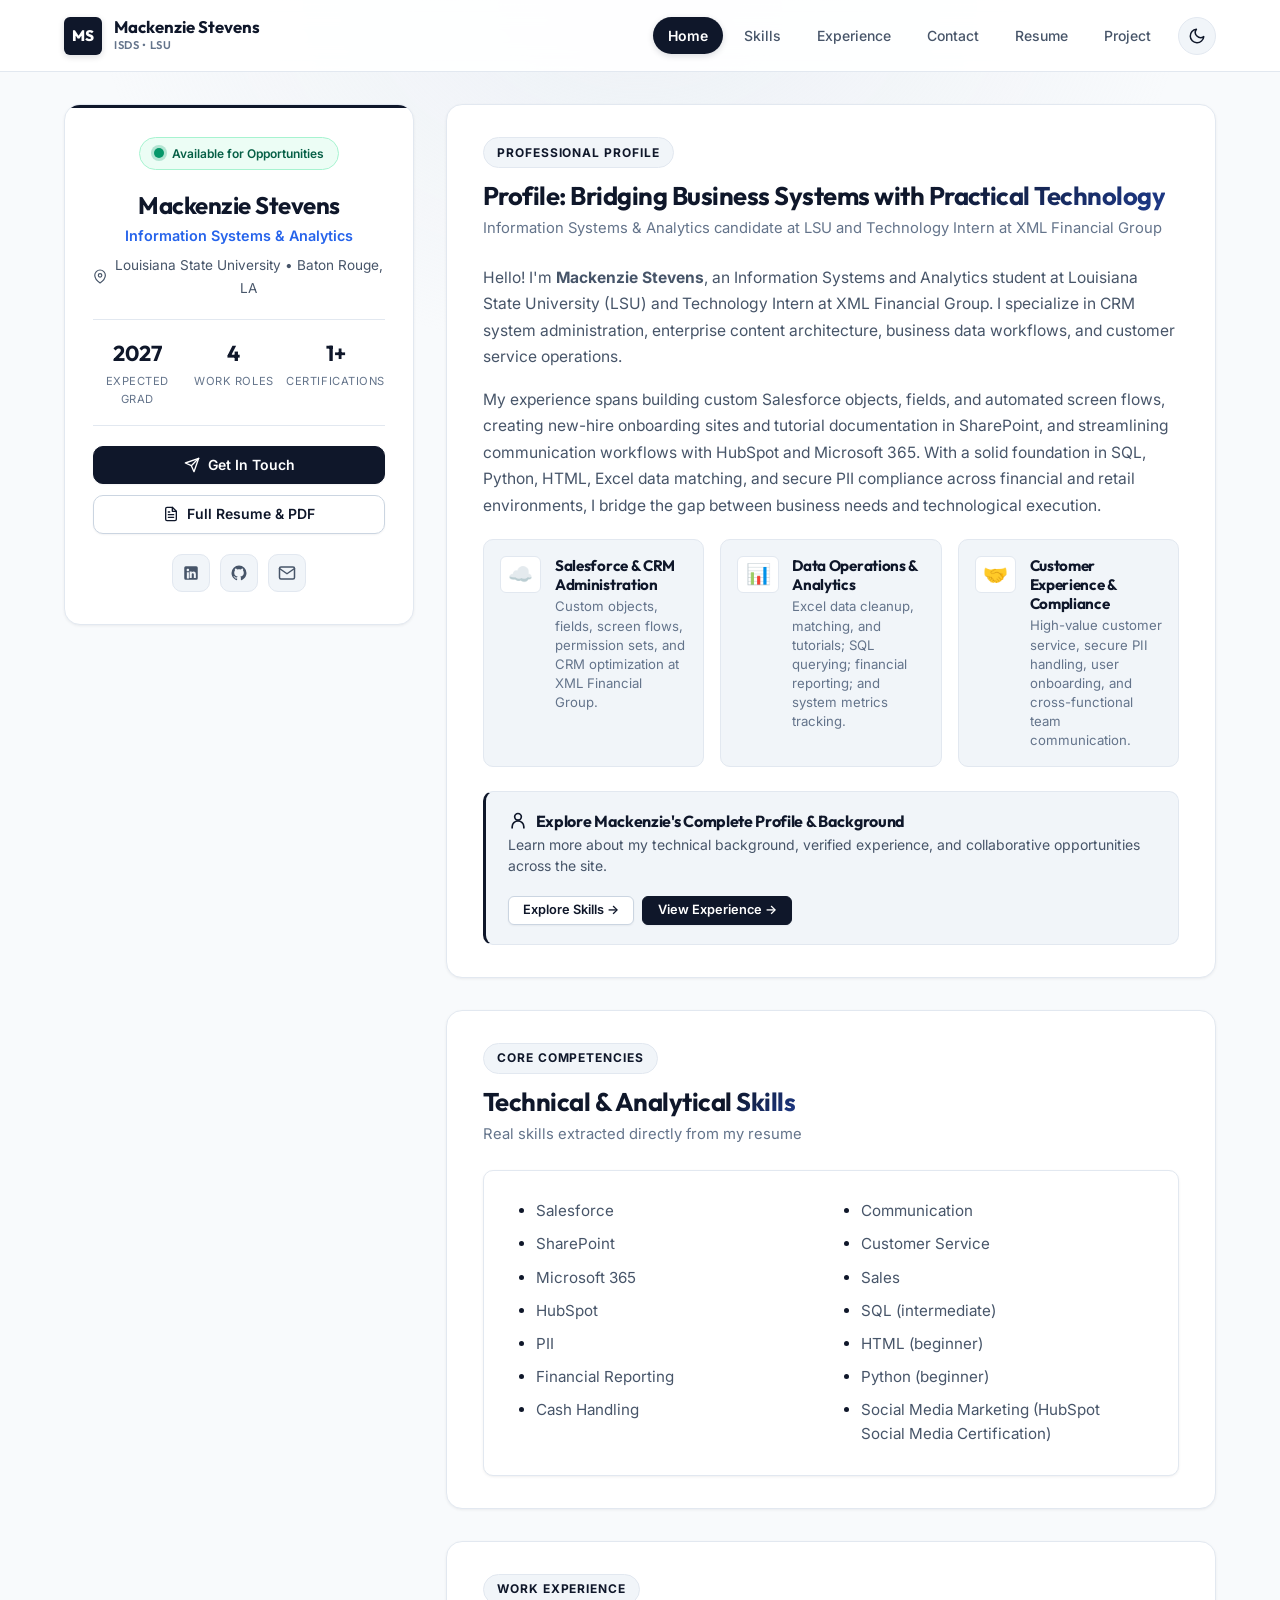
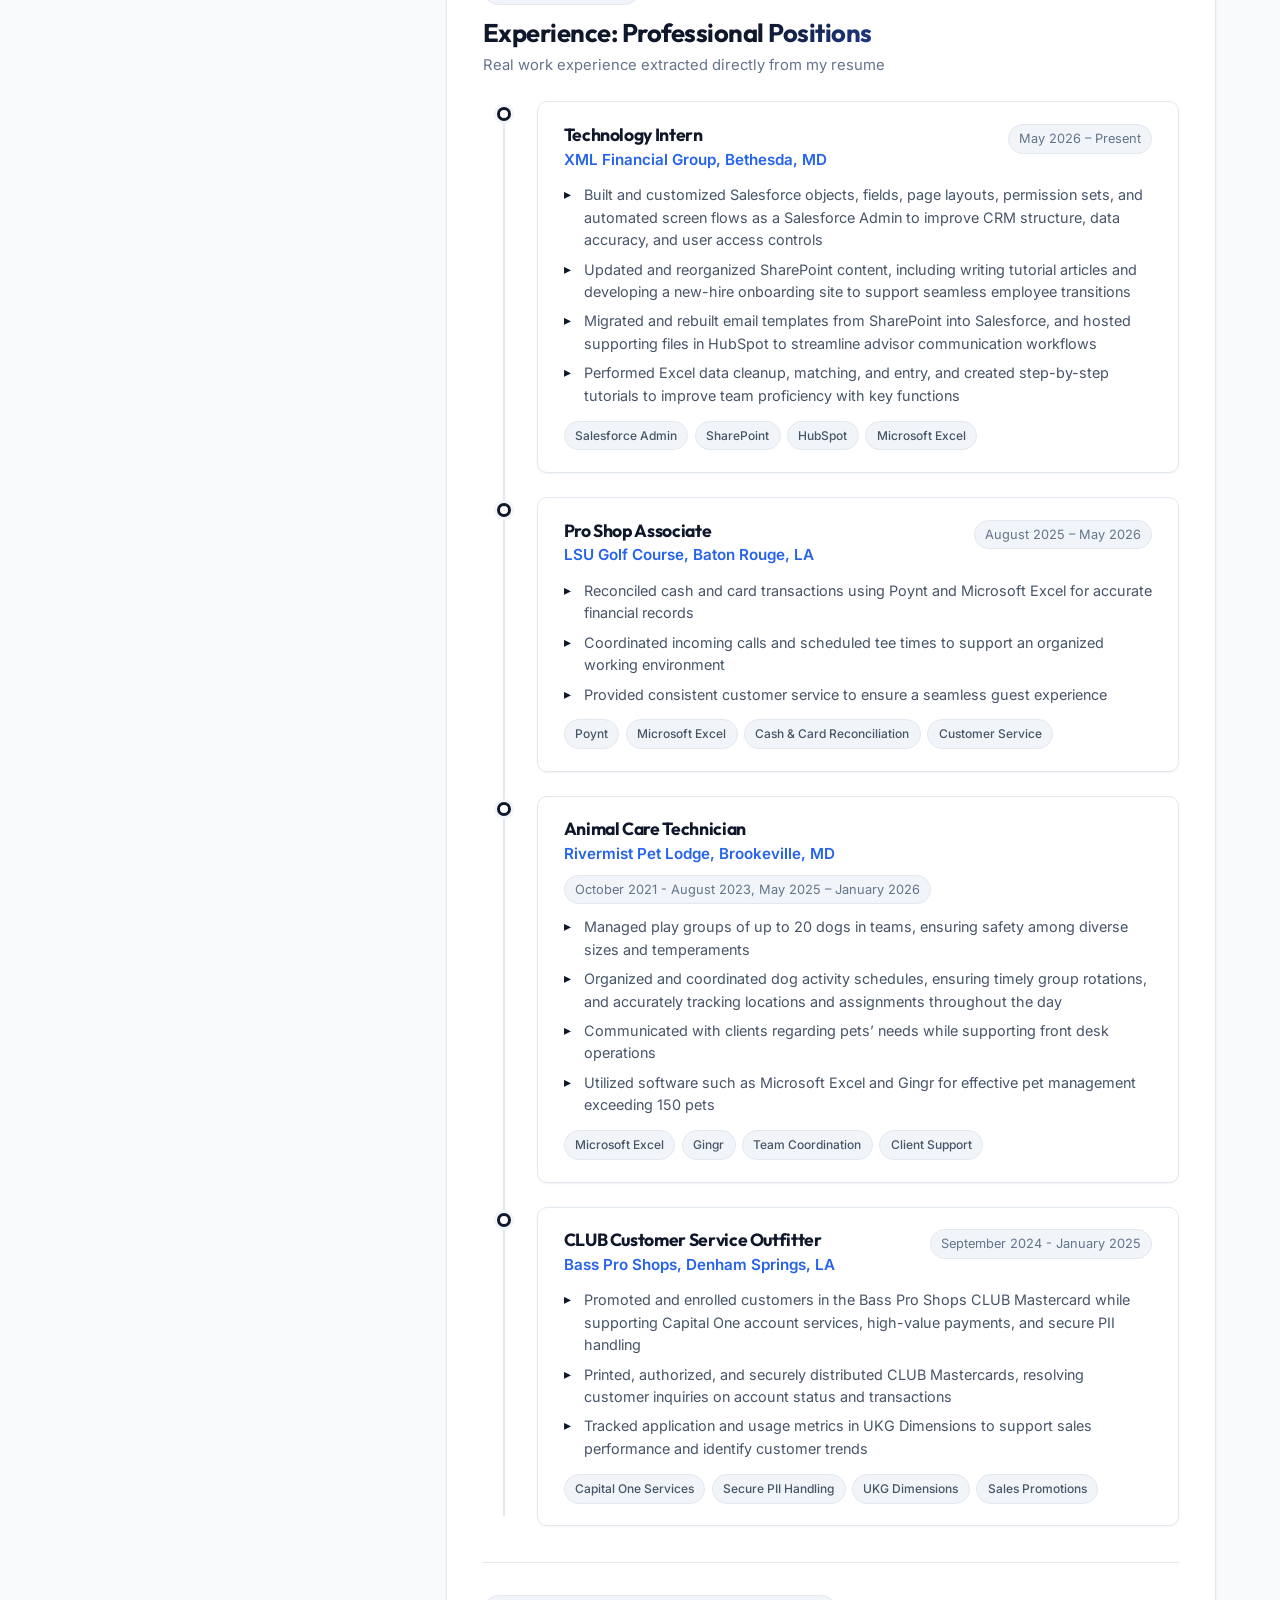
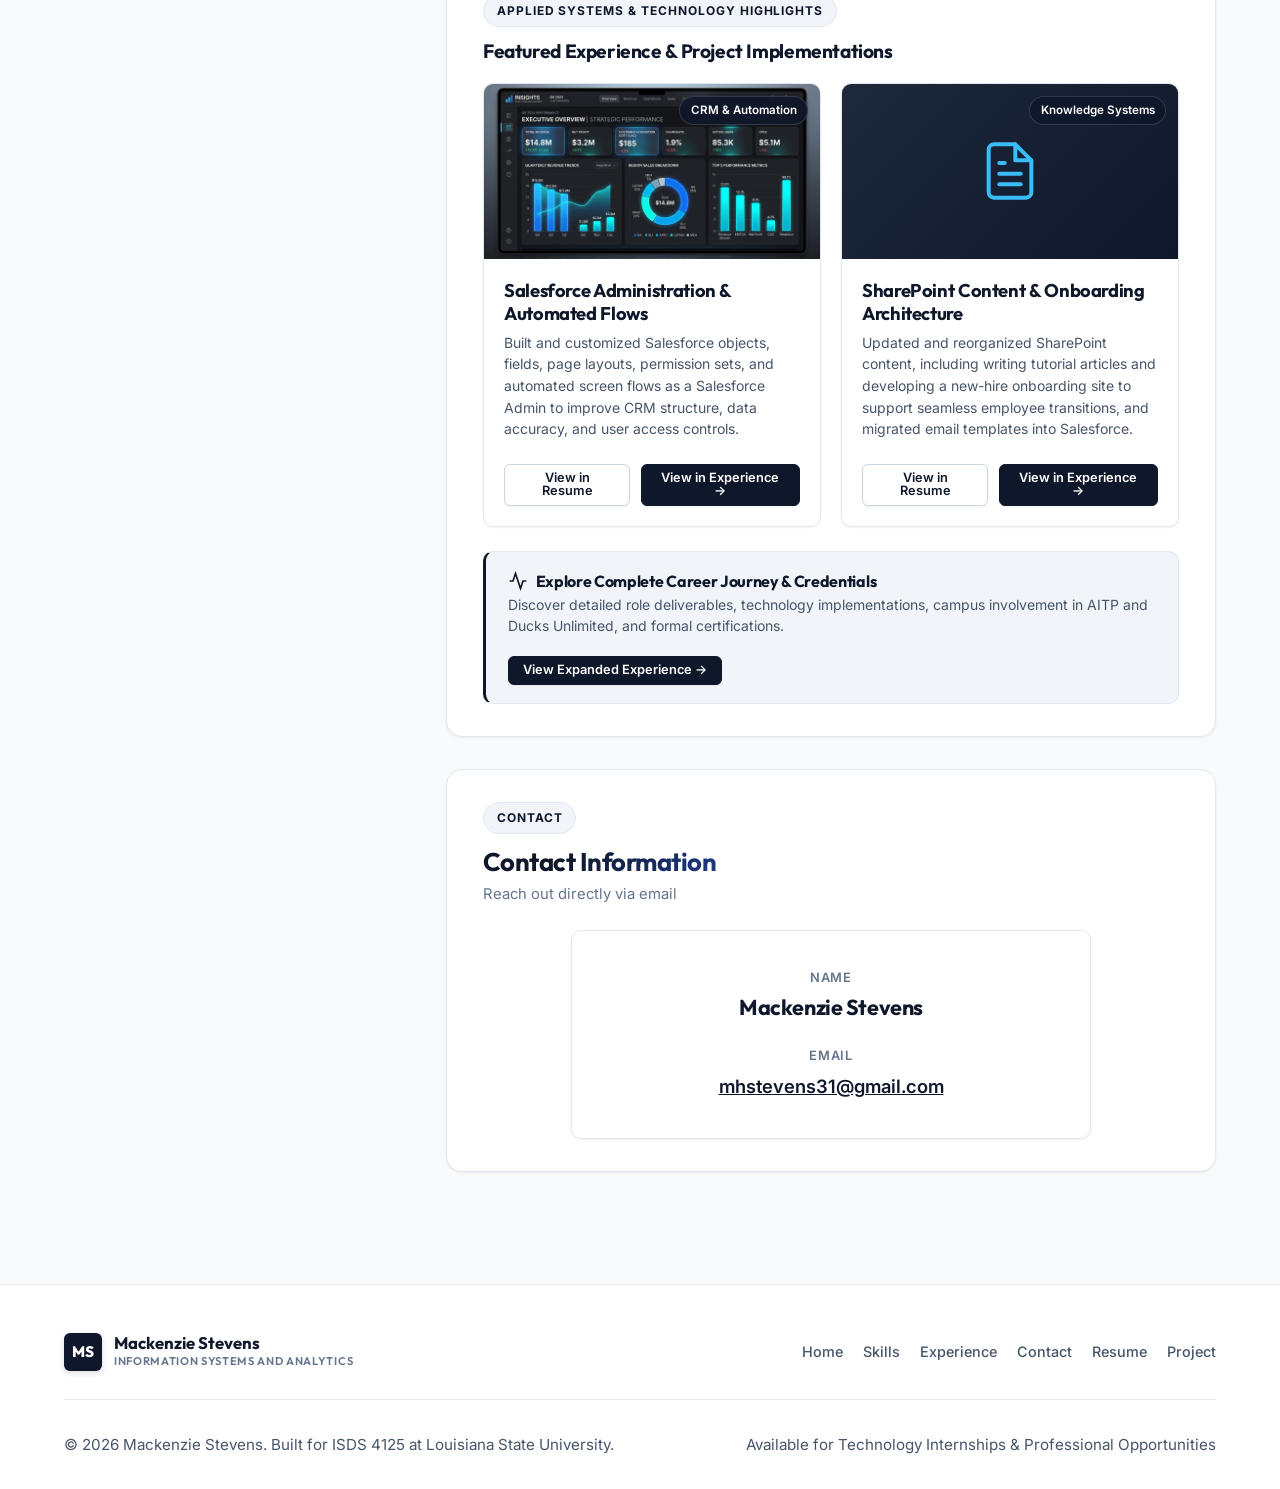
<file: index.html>
<!DOCTYPE html>
<html lang="en" data-theme="light">
<head>
  <meta charset="UTF-8">
  <meta name="viewport" content="width=device-width, initial-scale=1.0">
  <meta name="description" content="Mackenzie Stevens - Personal Portfolio & Professional Resume. Information Systems & Analytics student at Louisiana State University (LSU) and Technology Intern specializing in Salesforce CRM administration, SharePoint, data analytics, and customer systems.">
  <meta name="keywords" content="Mackenzie Stevens, Information Systems and Analytics, Portfolio, Resume, LSU, Salesforce, SharePoint, Data Analytics, XML Financial Group">
  <meta name="author" content="Mackenzie Stevens">
  <title>Mackenzie Stevens | Portfolio & Resume | Information Systems & Analytics</title>
  <link rel="stylesheet" href="styles.css">
  <link rel="icon" href="data:image/svg+xml,<svg xmlns=%22http://www.w3.org/2000/svg%22 viewBox=%220 0 100 100%22><text y=%22.9em%22 font-size=%2290%22>⚡</text></svg>">
  <script>
    (function() {
      const savedTheme = localStorage.getItem('theme');
      if (savedTheme === 'dark') {
        document.documentElement.setAttribute('data-theme', 'dark');
      } else {
        document.documentElement.setAttribute('data-theme', 'light');
      }
    })();
  </script>
</head>
<body>

  <!-- Site Navigation Header -->
  <header class="site-header" id="site-header">
    <div class="container">
      <div class="nav-inner">
        <a href="index.html" class="brand-logo" aria-label="Mackenzie Stevens Homepage">
          <div class="brand-monogram">MS</div>
          <div class="brand-name">
            <span>Mackenzie Stevens</span>
            <span>ISDS • LSU</span>
          </div>
        </a>

        <div class="nav-end">
          <nav class="site-nav" aria-label="Main Navigation">
            <ul class="nav-links" id="nav-menu">
              <li><a href="index.html" class="nav-link active" aria-current="page">Home</a></li>
              <li><a href="skills.html" class="nav-link">Skills</a></li>
              <li><a href="experience.html" class="nav-link">Experience</a></li>
              <li><a href="contact.html" class="nav-link">Contact</a></li>
              <li><a href="resume.html" class="nav-link">Resume</a></li>
              <li><a href="project.html" class="nav-link">Project</a></li>
            </ul>
          </nav>

          <button id="theme-toggle" class="theme-toggle" aria-label="Toggle dark mode" title="Switch between dark and light mode">
            <svg class="sun-icon" width="18" height="18" viewBox="0 0 24 24" fill="none" stroke="currentColor" stroke-width="2" stroke-linecap="round" stroke-linejoin="round" aria-hidden="true"><circle cx="12" cy="12" r="5"></circle><line x1="12" y1="1" x2="12" y2="3"></line><line x1="12" y1="21" x2="12" y2="23"></line><line x1="4.22" y1="4.22" x2="5.64" y2="5.64"></line><line x1="18.36" y1="18.36" x2="19.78" y2="19.78"></line><line x1="1" y1="12" x2="3" y2="12"></line><line x1="21" y1="12" x2="23" y2="12"></line><line x1="4.22" y1="19.78" x2="5.64" y2="18.36"></line><line x1="18.36" y1="5.64" x2="19.78" y2="4.22"></line></svg>
            <svg class="moon-icon" width="18" height="18" viewBox="0 0 24 24" fill="none" stroke="currentColor" stroke-width="2" stroke-linecap="round" stroke-linejoin="round" aria-hidden="true"><path d="M21 12.79A9 9 0 1 1 11.21 3 7 7 0 0 0 21 12.79z"></path></svg>
          </button>

          <button class="mobile-toggle" id="mobile-toggle" aria-label="Toggle navigation menu" aria-expanded="false">
            <span></span>
            <span></span>
            <span></span>
          </button>
        </div>
      </div>
    </div>
  </header>

  <!-- Main Content in Hybrid Layout -->
  <main>
    <div class="container">
      <div class="hybrid-grid">

        <!-- STICKY PROFILE SIDEBAR COLUMN -->
        <aside class="profile-sidebar" aria-label="Profile Summary">
          <div class="profile-card">
            <div class="profile-availability-badge" style="display:inline-flex; align-items:center; gap:0.5rem; background:rgba(52, 211, 153, 0.1); border:1px solid rgba(52, 211, 153, 0.25); padding:0.35rem 0.85rem; border-radius:999px; margin-bottom:1.25rem;">
              <span class="status-dot"></span>
              <span style="font-size:0.75rem; font-weight:600; color:var(--accent-emerald);">Available for Opportunities</span>
            </div>

            <div class="profile-info">
              <h1>Mackenzie Stevens</h1>
              <p class="profile-title">Information Systems &amp; Analytics</p>
              <p class="profile-org">
                <svg width="15" height="15" viewBox="0 0 24 24" fill="none" stroke="currentColor" stroke-width="2" stroke-linecap="round" stroke-linejoin="round" aria-hidden="true"><path d="M21 10c0 7-9 13-9 13s-9-6-9-13a9 9 0 0 1 18 0z"></path><circle cx="12" cy="10" r="3"></circle></svg>
                Louisiana State University • Baton Rouge, LA
              </p>
            </div>

            <div class="profile-stats">
              <div class="stat-item">
                <span class="stat-number">2027</span>
                <span class="stat-label">Expected Grad</span>
              </div>
              <div class="stat-item">
                <span class="stat-number">4</span>
                <span class="stat-label">Work Roles</span>
              </div>
              <div class="stat-item">
                <span class="stat-number">1+</span>
                <span class="stat-label">Certifications</span>
              </div>
            </div>

            <div class="profile-actions">
              <a href="#contact" class="btn btn-primary" id="sidebar-contact-btn">
                <svg width="16" height="16" viewBox="0 0 24 24" fill="none" stroke="currentColor" stroke-width="2" stroke-linecap="round" stroke-linejoin="round" aria-hidden="true"><line x1="22" y1="2" x2="11" y2="13"></line><polygon points="22 2 15 22 11 13 2 9 22 2"></polygon></svg>
                Get In Touch
              </a>
              <a href="resume.html" class="btn btn-secondary" id="sidebar-resume-btn">
                <svg width="16" height="16" viewBox="0 0 24 24" fill="none" stroke="currentColor" stroke-width="2" stroke-linecap="round" stroke-linejoin="round" aria-hidden="true"><path d="M14 2H6a2 2 0 0 0-2 2v16a2 2 0 0 0 2 2h12a2 2 0 0 0 2-2V8z"></path><polyline points="14 2 14 8 20 8"></polyline><line x1="16" y1="13" x2="8" y2="13"></line><line x1="16" y1="17" x2="8" y2="17"></line><polyline points="10 9 9 9 8 9"></polyline></svg>
                Full Resume &amp; PDF
              </a>
            </div>

            <div class="social-links" aria-label="Social profiles">
              <a href="https://linkedin.com" target="_blank" rel="noopener noreferrer" class="social-icon-btn" aria-label="Mackenzie's LinkedIn Profile">
                <svg width="18" height="18" viewBox="0 0 24 24" fill="currentColor" aria-hidden="true"><path d="M19 3a2 2 0 0 1 2 2v14a2 2 0 0 1-2 2H5a2 2 0 0 1-2-2V5a2 2 0 0 1 2-2h14m-.5 15.5v-5.3a3.26 3.26 0 0 0-3.26-3.26c-.85 0-1.84.52-2.28 1.3v-1.11h-2.79v8.37h2.79v-4.93c0-.77.62-1.4 1.39-1.4a1.4 1.4 0 0 1 1.4 1.4v4.93h2.75M6.46 10.9v8.37H9.2V10.9H6.46M7.83 6.24c-.92 0-1.67.75-1.67 1.67 0 .92.75 1.68 1.67 1.68.93 0 1.68-.76 1.68-1.68 0-.92-.75-1.67-1.68-1.67Z"/></svg>
              </a>
              <a href="https://github.com/mstev31" target="_blank" rel="noopener noreferrer" class="social-icon-btn" aria-label="Mackenzie's GitHub Profile">
                <svg width="18" height="18" viewBox="0 0 24 24" fill="currentColor" aria-hidden="true"><path d="M12 2A10 10 0 0 0 2 12c0 4.42 2.87 8.17 6.84 9.5.5.08.66-.23.66-.5v-1.69c-2.77.6-3.36-1.34-3.36-1.34-.46-1.16-1.11-1.47-1.11-1.47-.91-.62.07-.6.07-.6 1 .07 1.53 1.03 1.53 1.03.87 1.52 2.34 1.07 2.91.83.1-.65.35-1.09.63-1.34-2.22-.25-4.55-1.11-4.55-4.92 0-1.11.38-2 1.03-2.71-.1-.25-.45-1.29.1-2.64 0 0 .84-.27 2.75 1.02.79-.22 1.65-.33 2.5-.33.85 0 1.71.11 2.5.33 1.91-1.29 2.75-1.02 2.75-1.02.55 1.35.2 2.39.1 2.64.65.71 1.03 1.6 1.03 2.71 0 3.82-2.34 4.66-4.57 4.91.36.31.69.92.69 1.85V21c0 .27.16.59.67.5C19.14 20.16 22 16.42 22 12A10 10 0 0 0 12 2Z"/></svg>
              </a>
              <a href="mailto:mhstevens31@gmail.com" class="social-icon-btn" aria-label="Email Mackenzie Stevens">
                <svg width="18" height="18" viewBox="0 0 24 24" fill="none" stroke="currentColor" stroke-width="2" stroke-linecap="round" stroke-linejoin="round" aria-hidden="true"><path d="M4 4h16c1.1 0 2 .9 2 2v12c0 1.1-.9 2-2 2H4c-1.1 0-2-.9-2-2V6c0-1.1.9-2 2-2z"></path><polyline points="22,6 12,13 2,6"></polyline></svg>
              </a>
            </div>
          </div>
        </aside>

        <!-- MAIN SCROLLABLE CONTENT STREAM -->
        <div class="content-stream">

          <!-- 1. PROFILE SECTION -->
          <section class="stream-section" id="profile" aria-labelledby="profile-heading">
            <div class="section-header">
              <span class="section-label">Professional Profile</span>
              <h2 id="profile-heading">Profile: Bridging Business Systems with <span class="gradient-text">Practical Technology</span></h2>
              <p class="section-subtitle">Information Systems &amp; Analytics candidate at LSU and Technology Intern at XML Financial Group</p>
            </div>

            <div class="bio-text">
              <p>
                Hello! I'm <strong>Mackenzie Stevens</strong>, an Information Systems and Analytics student at Louisiana State University (LSU) and Technology Intern at XML Financial Group. I specialize in CRM system administration, enterprise content architecture, business data workflows, and customer service operations.
              </p>
              <p>
                My experience spans building custom Salesforce objects, fields, and automated screen flows, creating new-hire onboarding sites and tutorial documentation in SharePoint, and streamlining communication workflows with HubSpot and Microsoft 365. With a solid foundation in SQL, Python, HTML, Excel data matching, and secure PII compliance across financial and retail environments, I bridge the gap between business needs and technological execution.
              </p>
            </div>

            <div class="bio-highlights">
              <div class="highlight-box">
                <div class="highlight-icon" aria-hidden="true">☁️</div>
                <div class="highlight-content">
                  <h4>Salesforce &amp; CRM Administration</h4>
                  <p>Custom objects, fields, screen flows, permission sets, and CRM optimization at XML Financial Group.</p>
                </div>
              </div>
              <div class="highlight-box">
                <div class="highlight-icon" aria-hidden="true">📊</div>
                <div class="highlight-content">
                  <h4>Data Operations &amp; Analytics</h4>
                  <p>Excel data cleanup, matching, and tutorials; SQL querying; financial reporting; and system metrics tracking.</p>
                </div>
              </div>
              <div class="highlight-box">
                <div class="highlight-icon" aria-hidden="true">🤝</div>
                <div class="highlight-content">
                  <h4>Customer Experience &amp; Compliance</h4>
                  <p>High-value customer service, secure PII handling, user onboarding, and cross-functional team communication.</p>
                </div>
              </div>
            </div>

            <div class="section-expansion-cta">
              <div class="expansion-cta-text">
                <h4>
                  <svg width="20" height="20" viewBox="0 0 24 24" fill="none" stroke="currentColor" stroke-width="2" aria-hidden="true"><circle cx="12" cy="7" r="4"></circle><path d="M5 21v-2a7 7 0 0 1 14 0v2"></path></svg>
                  Explore Mackenzie's Complete Profile &amp; Background
                </h4>
                <p>Learn more about my technical background, verified experience, and collaborative opportunities across the site.</p>
              </div>
              <div style="display:flex; gap:0.5rem; flex-wrap:wrap;">
                <a href="skills.html" class="btn btn-secondary btn-sm">Explore Skills &rarr;</a>
                <a href="experience.html" class="btn btn-primary btn-sm">View Experience &rarr;</a>
              </div>
            </div>
          </section>

          <!-- 2. SKILLS SECTION -->
          <section class="stream-section" id="skills" aria-labelledby="skills-heading">
            <div class="section-header">
              <span class="section-label">Core Competencies</span>
              <h2 id="skills-heading">Technical &amp; Analytical <span class="gradient-text">Skills</span></h2>
              <p class="section-subtitle">Real skills extracted directly from my resume</p>
            </div>

            <div class="skills-simple-card">
              <ul class="skills-simple-list">
                <li>Salesforce</li>
                <li>SharePoint</li>
                <li>Microsoft 365</li>
                <li>HubSpot</li>
                <li>PII</li>
                <li>Financial Reporting</li>
                <li>Cash Handling</li>
                <li>Communication</li>
                <li>Customer Service</li>
                <li>Sales</li>
                <li>SQL (intermediate)</li>
                <li>HTML (beginner)</li>
                <li>Python (beginner)</li>
                <li>Social Media Marketing (HubSpot Social Media Certification)</li>
              </ul>
            </div>
          </section>

          <!-- 3. EXPERIENCE SECTION -->
          <section class="stream-section" id="experience" aria-labelledby="experience-heading">
            <div class="section-header">
              <span class="section-label">Work Experience</span>
              <h2 id="experience-heading">Experience: Professional <span class="gradient-text">Positions</span></h2>
              <p class="section-subtitle">Real work experience extracted directly from my resume</p>
            </div>

            <div class="timeline">
              <!-- Item 1: XML Financial Group -->
              <div class="timeline-item">
                <div class="timeline-marker"></div>
                <div class="timeline-card">
                  <div class="timeline-header">
                    <div>
                      <h3 class="role-title">Technology Intern</h3>
                      <span class="company-name">XML Financial Group, Bethesda, MD</span>
                    </div>
                    <span class="timeline-period">May 2026 – Present</span>
                  </div>
                  <ul class="timeline-desc">
                    <li>Built and customized Salesforce objects, fields, page layouts, permission sets, and automated screen flows as a Salesforce Admin to improve CRM structure, data accuracy, and user access controls</li>
                    <li>Updated and reorganized SharePoint content, including writing tutorial articles and developing a new-hire onboarding site to support seamless employee transitions</li>
                    <li>Migrated and rebuilt email templates from SharePoint into Salesforce, and hosted supporting files in HubSpot to streamline advisor communication workflows</li>
                    <li>Performed Excel data cleanup, matching, and entry, and created step-by-step tutorials to improve team proficiency with key functions</li>
                  </ul>
                  <div class="timeline-tech">
                    <span class="tag-badge">Salesforce Admin</span>
                    <span class="tag-badge">SharePoint</span>
                    <span class="tag-badge">HubSpot</span>
                    <span class="tag-badge">Microsoft Excel</span>
                  </div>
                </div>
              </div>

              <!-- Item 2: LSU Golf Course -->
              <div class="timeline-item">
                <div class="timeline-marker"></div>
                <div class="timeline-card">
                  <div class="timeline-header">
                    <div>
                      <h3 class="role-title">Pro Shop Associate</h3>
                      <span class="company-name">LSU Golf Course, Baton Rouge, LA</span>
                    </div>
                    <span class="timeline-period">August 2025 – May 2026</span>
                  </div>
                  <ul class="timeline-desc">
                    <li>Reconciled cash and card transactions using Poynt and Microsoft Excel for accurate financial records</li>
                    <li>Coordinated incoming calls and scheduled tee times to support an organized working environment</li>
                    <li>Provided consistent customer service to ensure a seamless guest experience</li>
                  </ul>
                  <div class="timeline-tech">
                    <span class="tag-badge">Poynt</span>
                    <span class="tag-badge">Microsoft Excel</span>
                    <span class="tag-badge">Cash &amp; Card Reconciliation</span>
                    <span class="tag-badge">Customer Service</span>
                  </div>
                </div>
              </div>

              <!-- Item 3: Rivermist Pet Lodge -->
              <div class="timeline-item">
                <div class="timeline-marker"></div>
                <div class="timeline-card">
                  <div class="timeline-header">
                    <div>
                      <h3 class="role-title">Animal Care Technician</h3>
                      <span class="company-name">Rivermist Pet Lodge, Brookeville, MD</span>
                    </div>
                    <span class="timeline-period">October 2021 - August 2023, May 2025 – January 2026</span>
                  </div>
                  <ul class="timeline-desc">
                    <li>Managed play groups of up to 20 dogs in teams, ensuring safety among diverse sizes and temperaments</li>
                    <li>Organized and coordinated dog activity schedules, ensuring timely group rotations, and accurately tracking locations and assignments throughout the day</li>
                    <li>Communicated with clients regarding pets’ needs while supporting front desk operations</li>
                    <li>Utilized software such as Microsoft Excel and Gingr for effective pet management exceeding 150 pets</li>
                  </ul>
                  <div class="timeline-tech">
                    <span class="tag-badge">Microsoft Excel</span>
                    <span class="tag-badge">Gingr</span>
                    <span class="tag-badge">Team Coordination</span>
                    <span class="tag-badge">Client Support</span>
                  </div>
                </div>
              </div>

              <!-- Item 4: Bass Pro Shops -->
              <div class="timeline-item">
                <div class="timeline-marker"></div>
                <div class="timeline-card">
                  <div class="timeline-header">
                    <div>
                      <h3 class="role-title">CLUB Customer Service Outfitter</h3>
                      <span class="company-name">Bass Pro Shops, Denham Springs, LA</span>
                    </div>
                    <span class="timeline-period">September 2024 - January 2025</span>
                  </div>
                  <ul class="timeline-desc">
                    <li>Promoted and enrolled customers in the Bass Pro Shops CLUB Mastercard while supporting Capital One account services, high-value payments, and secure PII handling</li>
                    <li>Printed, authorized, and securely distributed CLUB Mastercards, resolving customer inquiries on account status and transactions</li>
                    <li>Tracked application and usage metrics in UKG Dimensions to support sales performance and identify customer trends</li>
                  </ul>
                  <div class="timeline-tech">
                    <span class="tag-badge">Capital One Services</span>
                    <span class="tag-badge">Secure PII Handling</span>
                    <span class="tag-badge">UKG Dimensions</span>
                    <span class="tag-badge">Sales Promotions</span>
                  </div>
                </div>
              </div>
            </div>

            <!-- Featured Applied Systems Highlights (Under Experience) -->
            <div style="margin-top: 2.25rem; padding-top: 2rem; border-top: 1px solid var(--border-subtle);">
              <div class="section-header" style="margin-bottom: 1.25rem;">
                <span class="section-label">Applied Systems &amp; Technology Highlights</span>
                <h3>Featured Experience &amp; Project Implementations</h3>
              </div>

              <div class="featured-projects-grid">
                <div class="project-preview-card">
                  <div class="project-thumbnail">
                    <img src="assets/images/dashboard.jpg" alt="Salesforce and CRM Interface" width="400" height="175">
                    <span class="project-badge-overlay">CRM &amp; Automation</span>
                  </div>
                  <div class="project-body">
                    <h3>Salesforce Administration &amp; Automated Flows</h3>
                    <p>Built and customized Salesforce objects, fields, page layouts, permission sets, and automated screen flows as a Salesforce Admin to improve CRM structure, data accuracy, and user access controls.</p>
                    <div class="project-links">
                      <a href="resume.html" class="btn btn-secondary btn-sm">View in Resume</a>
                      <a href="experience.html" class="btn btn-primary btn-sm">View in Experience &rarr;</a>
                    </div>
                  </div>
                </div>

                <div class="project-preview-card">
                  <div class="project-thumbnail">
                    <div style="width:100%; height:100%; background: linear-gradient(135deg, #1e293b 0%, #0f172a 100%); display:flex; align-items:center; justify-content:center; color:#38bdf8;">
                      <svg width="64" height="64" viewBox="0 0 24 24" fill="none" stroke="currentColor" stroke-width="1.5" stroke-linecap="round" stroke-linejoin="round" aria-hidden="true"><path d="M14 2H6a2 2 0 0 0-2 2v16a2 2 0 0 0 2 2h12a2 2 0 0 0 2-2V8z"></path><polyline points="14 2 14 8 20 8"></polyline><line x1="16" y1="13" x2="8" y2="13"></line><line x1="16" y1="17" x2="8" y2="17"></line><polyline points="10 9 9 9 8 9"></polyline></svg>
                    </div>
                    <span class="project-badge-overlay">Knowledge Systems</span>
                  </div>
                  <div class="project-body">
                    <h3>SharePoint Content &amp; Onboarding Architecture</h3>
                    <p>Updated and reorganized SharePoint content, including writing tutorial articles and developing a new-hire onboarding site to support seamless employee transitions, and migrated email templates into Salesforce.</p>
                    <div class="project-links">
                      <a href="resume.html" class="btn btn-secondary btn-sm">View in Resume</a>
                      <a href="experience.html" class="btn btn-primary btn-sm">View in Experience &rarr;</a>
                    </div>
                  </div>
                </div>
              </div>
            </div>

            <!-- Experience Expansion CTA -->
            <div class="section-expansion-cta">
              <div class="expansion-cta-text">
                <h4>
                  <svg width="20" height="20" viewBox="0 0 24 24" fill="none" stroke="currentColor" stroke-width="2" aria-hidden="true"><polyline points="22 12 18 12 15 21 9 3 6 12 2 12"></polyline></svg>
                  Explore Complete Career Journey &amp; Credentials
                </h4>
                <p>Discover detailed role deliverables, technology implementations, campus involvement in AITP and Ducks Unlimited, and formal certifications.</p>
              </div>
              <a href="experience.html" class="btn btn-primary btn-sm">
                View Expanded Experience &rarr;
              </a>
            </div>
          </section>

          <!-- 4. CONTACT SECTION -->
          <section class="stream-section" id="contact" aria-labelledby="contact-heading">
            <div class="section-header">
              <span class="section-label">Contact</span>
              <h2 id="contact-heading">Contact <span class="gradient-text">Information</span></h2>
              <p class="section-subtitle">Reach out directly via email</p>
            </div>

            <div class="skills-simple-card" style="max-width: 520px; margin: 0 auto; text-align: center; padding: 2.25rem 2rem;">
              <div style="margin-bottom: 1.5rem;">
                <span style="font-size: 0.8rem; text-transform: uppercase; letter-spacing: 0.05em; color: var(--text-muted); font-weight: 600; display: block; margin-bottom: 0.35rem;">Name</span>
                <h3 style="font-size: 1.35rem; color: var(--text-primary); margin: 0; font-weight: 700;">Mackenzie Stevens</h3>
              </div>
              <div>
                <span style="font-size: 0.8rem; text-transform: uppercase; letter-spacing: 0.05em; color: var(--text-muted); font-weight: 600; display: block; margin-bottom: 0.35rem;">Email</span>
                <a href="mailto:mhstevens31@gmail.com" style="font-size: 1.15rem; font-weight: 600; color: var(--primary); text-decoration: underline;">mhstevens31@gmail.com</a>
              </div>
            </div>
          </section>

        </div>
      </div>
    </div>
  </main>

  <!-- Site Footer -->
  <footer class="site-footer">
    <div class="container">
      <div class="footer-top">
        <div class="brand-logo">
          <div class="brand-monogram">MS</div>
          <div class="brand-name">
            <span>Mackenzie Stevens</span>
            <span>Information Systems and Analytics</span>
          </div>
        </div>
        <nav class="footer-nav" aria-label="Footer Navigation">
          <a href="index.html">Home</a>
          <a href="skills.html">Skills</a>
          <a href="experience.html">Experience</a>
          <a href="contact.html">Contact</a>
          <a href="resume.html">Resume</a>
          <a href="project.html">Project</a>
        </nav>
      </div>
      <div class="footer-bottom">
        <p>&copy; 2026 Mackenzie Stevens. Built for ISDS 4125 at Louisiana State University.</p>
        <p>Available for Technology Internships &amp; Professional Opportunities</p>
      </div>
    </div>
  </footer>

  <!-- Interactive JavaScript -->
  <script>
    // Highlight active navigation link
    const currentPath = window.location.pathname.split('/').pop() || 'index.html';
    document.querySelectorAll('.nav-links .nav-link').forEach(link => {
      const href = link.getAttribute('href');
      if (href === currentPath || (currentPath === '' && href === 'index.html')) {
        link.classList.add('active');
        link.setAttribute('aria-current', 'page');
      } else {
        link.classList.remove('active');
        link.removeAttribute('aria-current');
      }
    });

    // Mobile navigation toggle
    const toggleBtn = document.getElementById('mobile-toggle');
    const navMenu = document.getElementById('nav-menu');

    if (toggleBtn && navMenu) {
      toggleBtn.addEventListener('click', () => {
        const isOpen = navMenu.classList.toggle('open');
        toggleBtn.setAttribute('aria-expanded', isOpen);
      });
    }

    // Theme toggle
    const themeToggleBtn = document.getElementById('theme-toggle');
    if (themeToggleBtn) {
      const isInitialDark = document.documentElement.getAttribute('data-theme') === 'dark';
      themeToggleBtn.setAttribute('aria-label', isInitialDark ? 'Switch to light mode' : 'Switch to dark mode');
      themeToggleBtn.setAttribute('title', isInitialDark ? 'Switch to light mode' : 'Switch to dark mode');

      themeToggleBtn.addEventListener('click', () => {
        const isDark = document.documentElement.getAttribute('data-theme') === 'dark';
        const newTheme = isDark ? 'light' : 'dark';
        document.documentElement.setAttribute('data-theme', newTheme);
        localStorage.setItem('theme', newTheme);
        themeToggleBtn.setAttribute('aria-label', newTheme === 'dark' ? 'Switch to light mode' : 'Switch to dark mode');
        themeToggleBtn.setAttribute('title', newTheme === 'dark' ? 'Switch to light mode' : 'Switch to dark mode');
      });
    }
  </script>
</body>
</html>
</file>
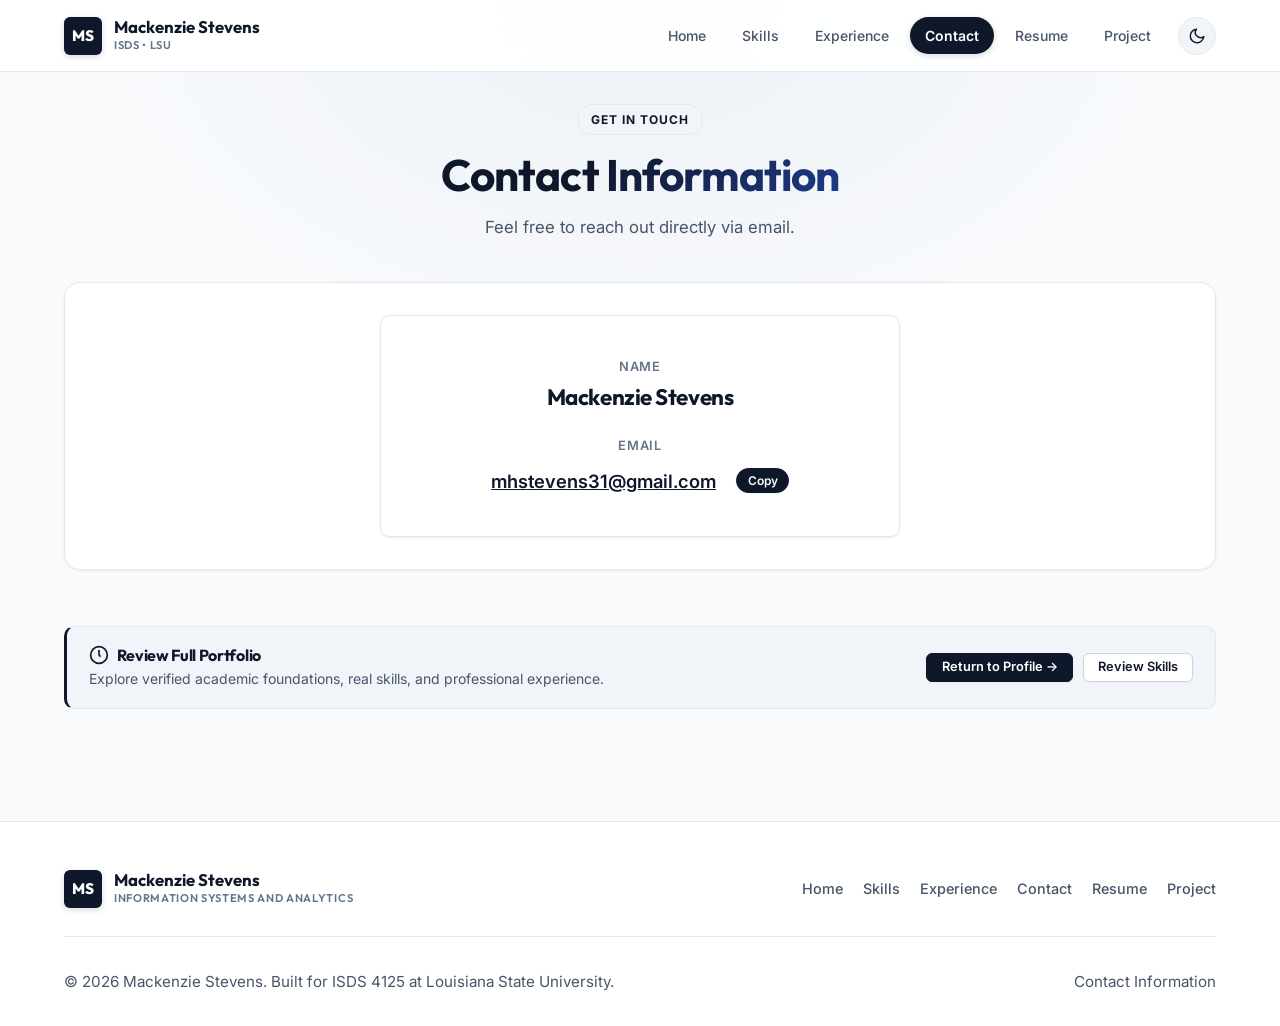
<file: contact.html>
<!DOCTYPE html>
<html lang="en" data-theme="light">
<head>
  <meta charset="UTF-8">
  <meta name="viewport" content="width=device-width, initial-scale=1.0">
  <meta name="description" content="Contact Mackenzie Stevens - Official contact information.">
  <meta name="keywords" content="Mackenzie Stevens, Contact, Email, LSU ISDS">
  <meta name="author" content="Mackenzie Stevens">
  <title>Contact | Mackenzie Stevens | LSU ISDS</title>
  <link rel="stylesheet" href="styles.css">
  <link rel="icon" href="data:image/svg+xml,<svg xmlns=%22http://www.w3.org/2000/svg%22 viewBox=%220 0 100 100%22><text y=%22.9em%22 font-size=%2290%22>📬</text></svg>">
  <script>
    (function() {
      const savedTheme = localStorage.getItem('theme');
      if (savedTheme === 'dark') {
        document.documentElement.setAttribute('data-theme', 'dark');
      } else {
        document.documentElement.setAttribute('data-theme', 'light');
      }
    })();
  </script>
</head>
<body>

  <!-- Site Navigation Header -->
  <header class="site-header" id="site-header">
    <div class="container">
      <div class="nav-inner">
        <a href="index.html" class="brand-logo" aria-label="Mackenzie Stevens Homepage">
          <div class="brand-monogram">MS</div>
          <div class="brand-name">
            <span>Mackenzie Stevens</span>
            <span>ISDS • LSU</span>
          </div>
        </a>

        <div class="nav-end">
          <nav class="site-nav" aria-label="Main Navigation">
            <ul class="nav-links" id="nav-menu">
              <li><a href="index.html" class="nav-link">Home</a></li>
              <li><a href="skills.html" class="nav-link">Skills</a></li>
              <li><a href="experience.html" class="nav-link">Experience</a></li>
              <li><a href="contact.html" class="nav-link active" aria-current="page">Contact</a></li>
              <li><a href="resume.html" class="nav-link">Resume</a></li>
              <li><a href="project.html" class="nav-link">Project</a></li>
            </ul>
          </nav>

          <button id="theme-toggle" class="theme-toggle" aria-label="Toggle dark mode" title="Switch between dark and light mode">
            <svg class="sun-icon" width="18" height="18" viewBox="0 0 24 24" fill="none" stroke="currentColor" stroke-width="2" stroke-linecap="round" stroke-linejoin="round" aria-hidden="true"><circle cx="12" cy="12" r="5"></circle><line x1="12" y1="1" x2="12" y2="3"></line><line x1="12" y1="21" x2="12" y2="23"></line><line x1="4.22" y1="4.22" x2="5.64" y2="5.64"></line><line x1="18.36" y1="18.36" x2="19.78" y2="19.78"></line><line x1="1" y1="12" x2="3" y2="12"></line><line x1="21" y1="12" x2="23" y2="12"></line><line x1="4.22" y1="19.78" x2="5.64" y2="18.36"></line><line x1="18.36" y1="5.64" x2="19.78" y2="4.22"></line></svg>
            <svg class="moon-icon" width="18" height="18" viewBox="0 0 24 24" fill="none" stroke="currentColor" stroke-width="2" stroke-linecap="round" stroke-linejoin="round" aria-hidden="true"><path d="M21 12.79A9 9 0 1 1 11.21 3 7 7 0 0 0 21 12.79z"></path></svg>
          </button>

          <button class="mobile-toggle" id="mobile-toggle" aria-label="Toggle navigation menu" aria-expanded="false">
            <span></span>
            <span></span>
            <span></span>
          </button>
        </div>
      </div>
    </div>
  </header>

  <!-- Main Content -->
  <main>
    <div class="container">

      <!-- Page Header Hero -->
      <section class="page-hero">
        <span class="section-label">Get In Touch</span>
        <h1>Contact <span class="gradient-text">Information</span></h1>
        <p>
          Feel free to reach out directly via email.
        </p>
      </section>

      <!-- Contact Details Card -->
      <section class="stream-section" id="contact-info" aria-label="Contact Information" style="margin-bottom: 3.5rem;">
        <div class="skills-simple-card" style="max-width: 520px; margin: 0 auto; text-align: center; padding: 2.5rem 2rem;">
          <div style="margin-bottom: 1.5rem;">
            <span style="font-size: 0.8rem; text-transform: uppercase; letter-spacing: 0.05em; color: var(--text-muted); font-weight: 600; display: block; margin-bottom: 0.35rem;">Name</span>
            <h2 style="font-size: 1.4rem; color: var(--text-primary); margin: 0; font-weight: 700;">Mackenzie Stevens</h2>
          </div>
          <div>
            <span style="font-size: 0.8rem; text-transform: uppercase; letter-spacing: 0.05em; color: var(--text-muted); font-weight: 600; display: block; margin-bottom: 0.35rem;">Email</span>
            <div style="display: inline-flex; align-items: center; justify-content: center; gap: 0.75rem; margin-top: 0.25rem;">
              <a href="mailto:mhstevens31@gmail.com" style="font-size: 1.15rem; font-weight: 600; color: var(--primary); text-decoration: underline;">mhstevens31@gmail.com</a>
              <button type="button" class="copy-badge-btn" onclick="copyEmail()" id="copy-email-btn" title="Copy email address">
                Copy
              </button>
            </div>
          </div>
        </div>
      </section>

      <!-- Return Navigation Banner -->
      <section class="section-expansion-cta">
        <div class="expansion-cta-text">
          <h4>
            <svg width="20" height="20" viewBox="0 0 24 24" fill="none" stroke="currentColor" stroke-width="2"><circle cx="12" cy="12" r="10"></circle><polyline points="12 6 12 12 14 14"></polyline></svg>
            Review Full Portfolio
          </h4>
          <p>Explore verified academic foundations, real skills, and professional experience.</p>
        </div>
        <div style="display:flex; gap:0.6rem; flex-wrap:wrap;">
          <a href="index.html" class="btn btn-primary btn-sm">Return to Profile &rarr;</a>
          <a href="skills.html" class="btn btn-secondary btn-sm">Review Skills</a>
        </div>
      </section>

    </div>
  </main>

  <!-- Site Footer -->
  <footer class="site-footer">
    <div class="container">
      <div class="footer-top">
        <div class="brand-logo">
          <div class="brand-monogram">MS</div>
          <div class="brand-name">
            <span>Mackenzie Stevens</span>
            <span>Information Systems and Analytics</span>
          </div>
        </div>
        <nav class="footer-nav" aria-label="Footer Navigation">
          <a href="index.html">Home</a>
          <a href="skills.html">Skills</a>
          <a href="experience.html">Experience</a>
          <a href="contact.html">Contact</a>
          <a href="resume.html">Resume</a>
          <a href="project.html">Project</a>
        </nav>
      </div>
      <div class="footer-bottom">
        <p>&copy; 2026 Mackenzie Stevens. Built for ISDS 4125 at Louisiana State University.</p>
        <p>Contact Information</p>
      </div>
    </div>
  </footer>

  <script>
    // Highlight active navigation link
    const currentPath = window.location.pathname.split('/').pop() || 'index.html';
    document.querySelectorAll('.nav-links .nav-link').forEach(link => {
      const href = link.getAttribute('href');
      if (href === currentPath || (currentPath === '' && href === 'index.html')) {
        link.classList.add('active');
        link.setAttribute('aria-current', 'page');
      } else {
        link.classList.remove('active');
        link.removeAttribute('aria-current');
      }
    });

    // Mobile navigation toggle
    const toggleBtn = document.getElementById('mobile-toggle');
    const navMenu = document.getElementById('nav-menu');

    if (toggleBtn && navMenu) {
      toggleBtn.addEventListener('click', () => {
        const isOpen = navMenu.classList.toggle('open');
        toggleBtn.setAttribute('aria-expanded', isOpen);
      });
    }

    // Theme toggle
    const themeToggleBtn = document.getElementById('theme-toggle');
    if (themeToggleBtn) {
      const isInitialDark = document.documentElement.getAttribute('data-theme') === 'dark';
      themeToggleBtn.setAttribute('aria-label', isInitialDark ? 'Switch to light mode' : 'Switch to dark mode');
      themeToggleBtn.setAttribute('title', isInitialDark ? 'Switch to light mode' : 'Switch to dark mode');

      themeToggleBtn.addEventListener('click', () => {
        const isDark = document.documentElement.getAttribute('data-theme') === 'dark';
        const newTheme = isDark ? 'light' : 'dark';
        document.documentElement.setAttribute('data-theme', newTheme);
        localStorage.setItem('theme', newTheme);
        themeToggleBtn.setAttribute('aria-label', newTheme === 'dark' ? 'Switch to light mode' : 'Switch to dark mode');
        themeToggleBtn.setAttribute('title', newTheme === 'dark' ? 'Switch to light mode' : 'Switch to dark mode');
      });
    }

    // Copy Email to Clipboard helper
    function copyEmail() {
      navigator.clipboard.writeText('mhstevens31@gmail.com').then(() => {
        const btn = document.getElementById('copy-email-btn');
        btn.textContent = 'Copied!';
        btn.style.background = 'var(--accent-emerald)';
        btn.style.color = '#040914';
        setTimeout(() => {
          btn.textContent = 'Copy';
          btn.style.background = '';
          btn.style.color = '';
        }, 2000);
      });
    }
  </script>
</body>
</html>
</file>
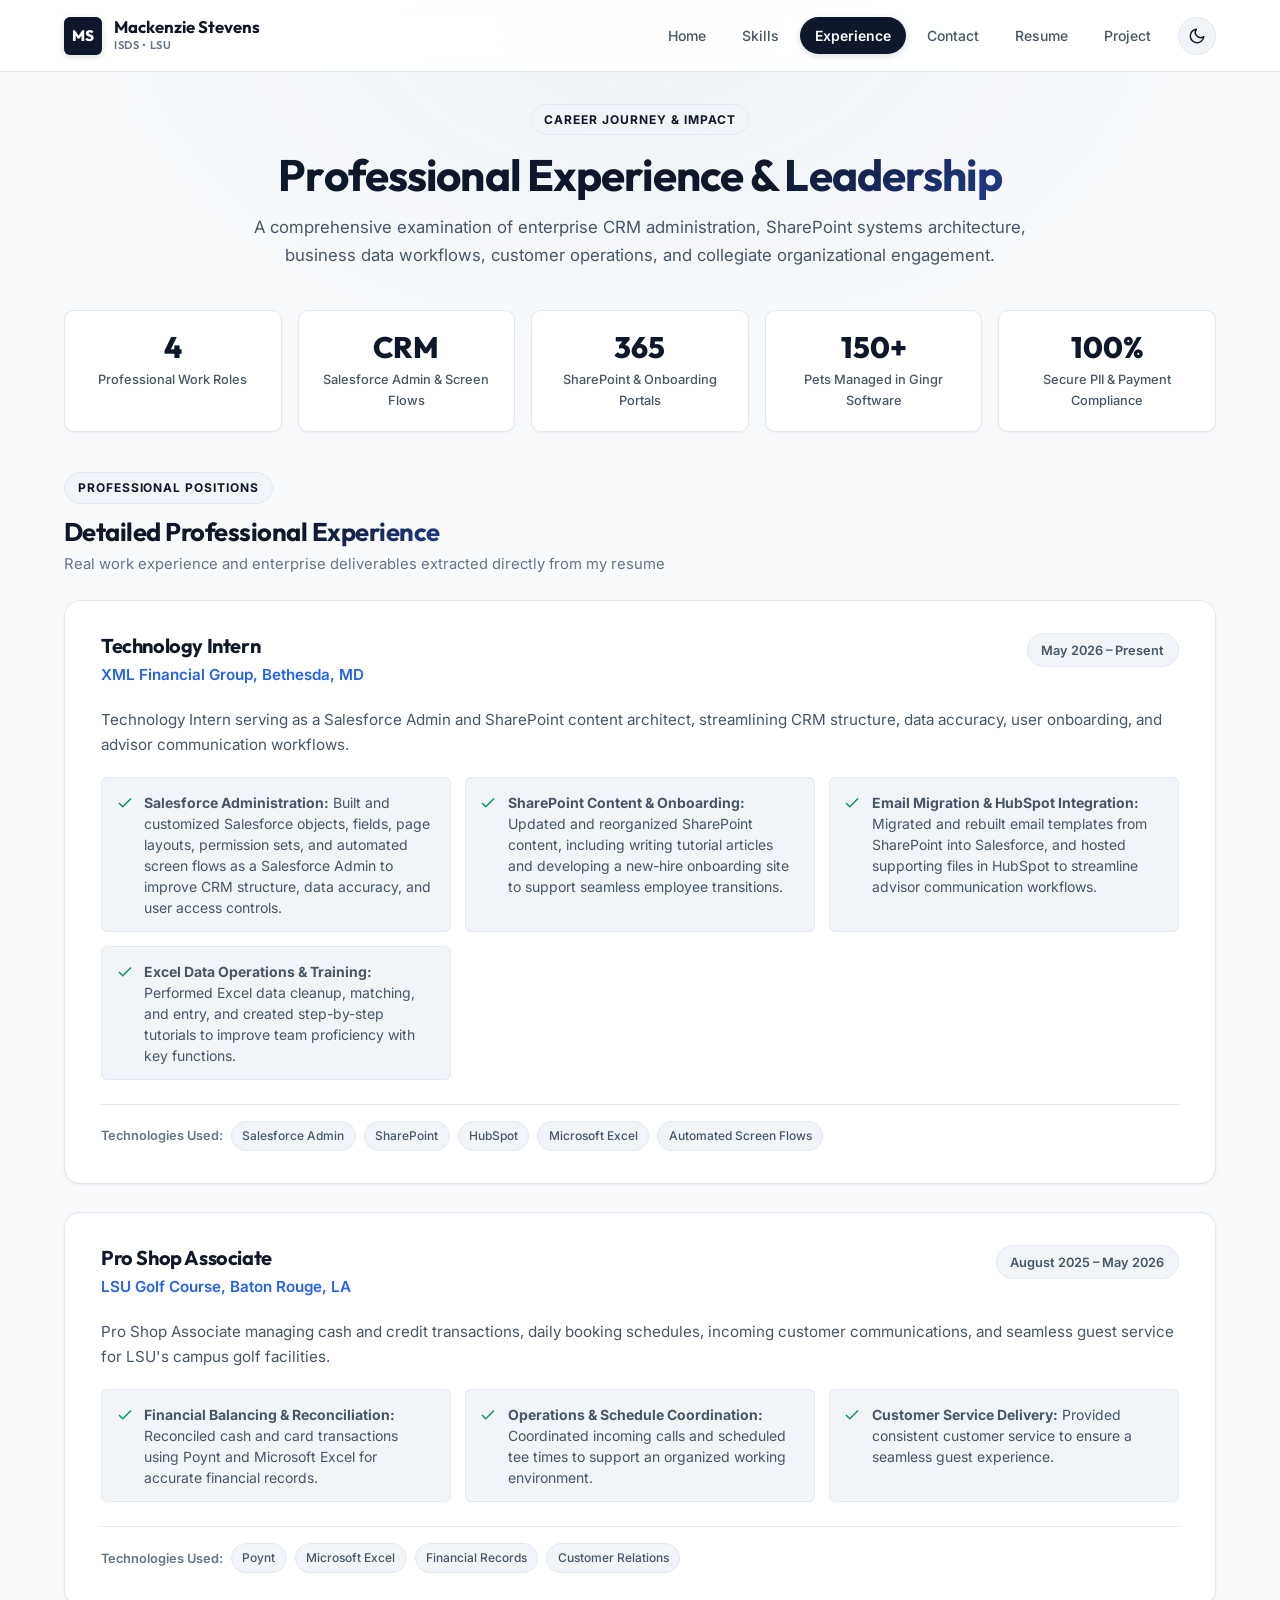
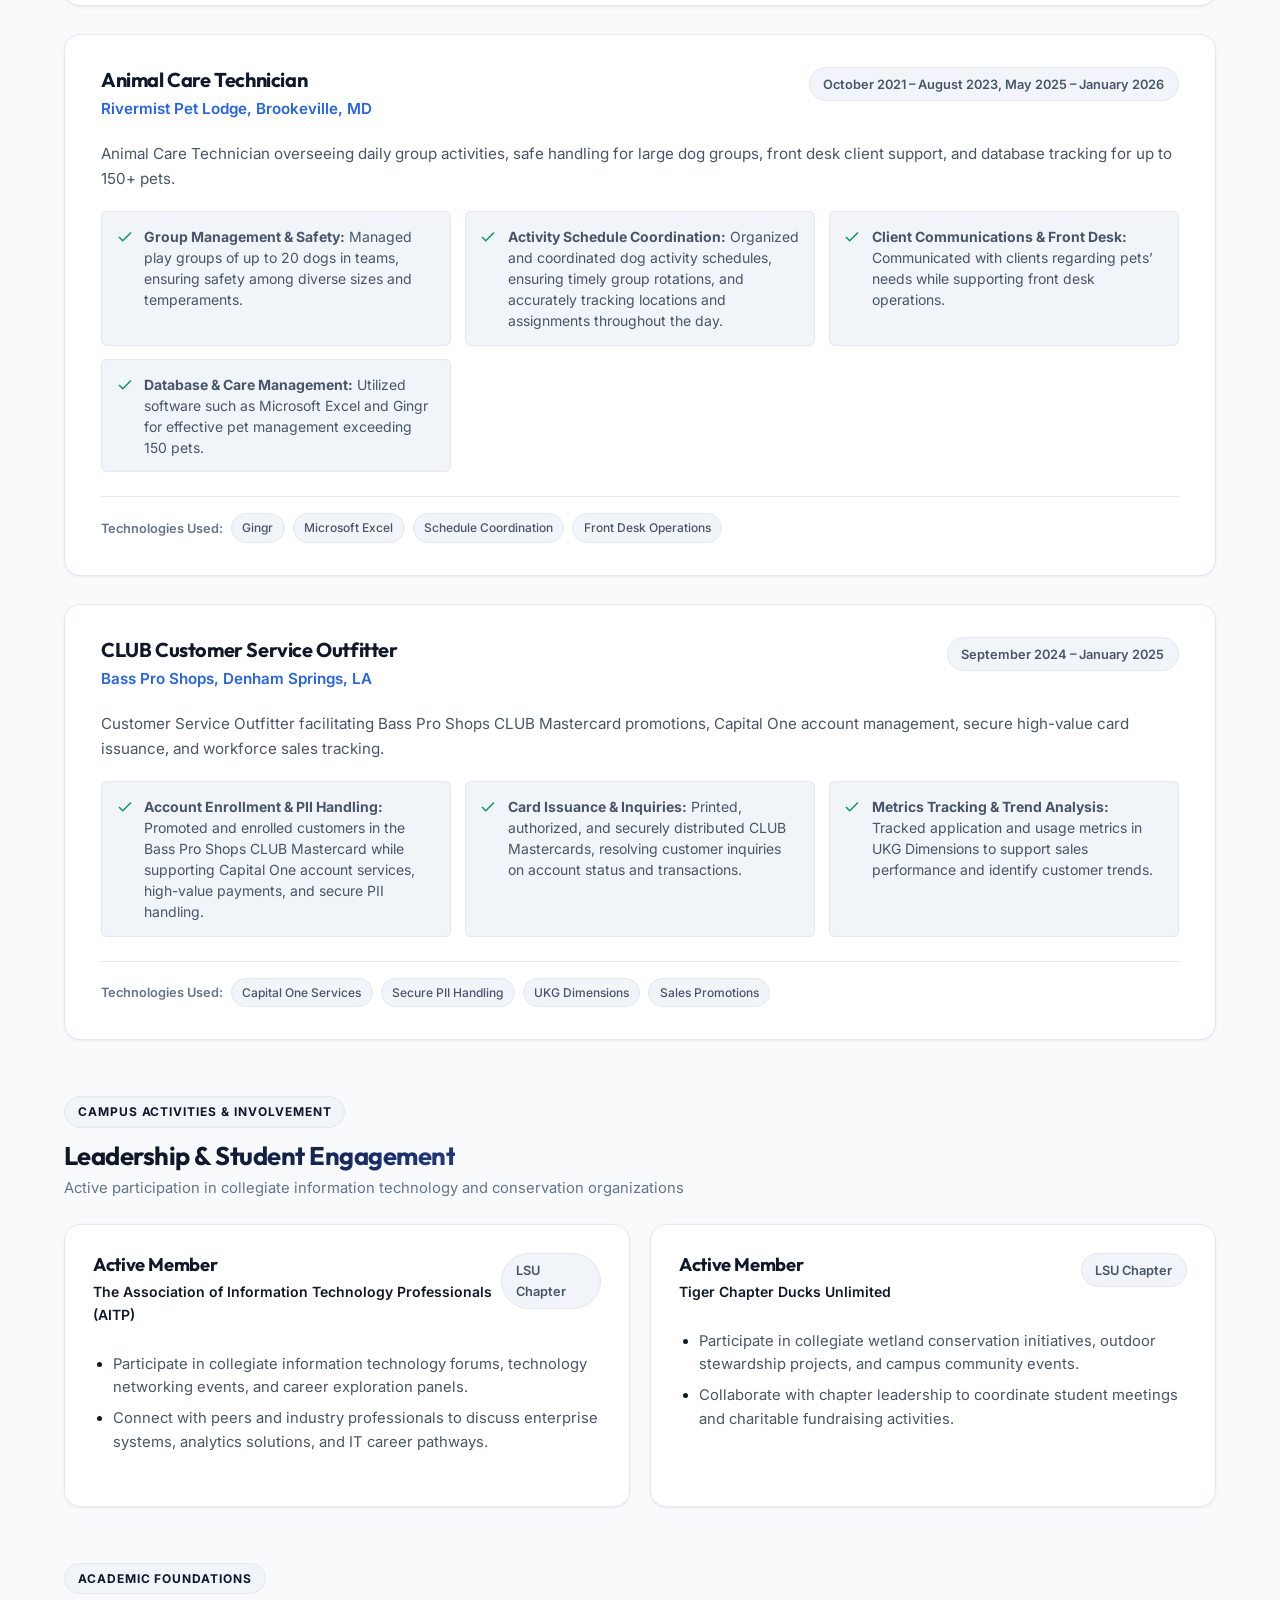
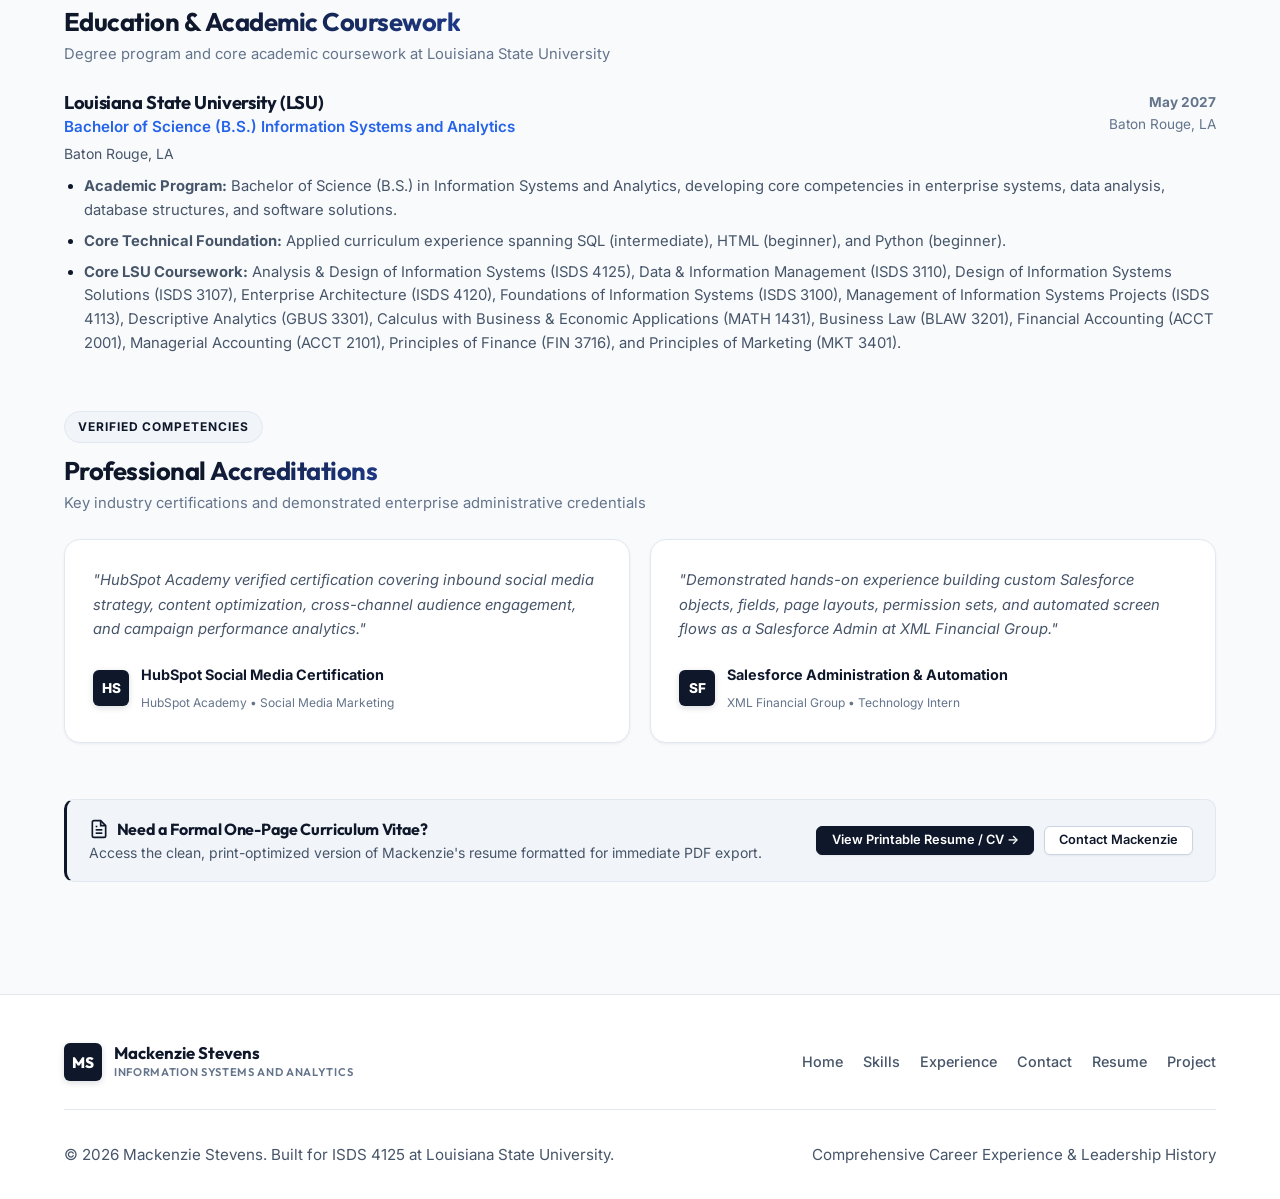
<file: experience.html>
<!DOCTYPE html>
<html lang="en" data-theme="light">
<head>
  <meta charset="UTF-8">
  <meta name="viewport" content="width=device-width, initial-scale=1.0">
  <meta name="description" content="Professional Experience & Leadership of Mackenzie Stevens - Technology Intern at XML Financial Group, Salesforce CRM administration, SharePoint content architecture, customer service, and LSU Information Systems & Analytics.">
  <meta name="keywords" content="Mackenzie Stevens, Experience, Technology Intern, XML Financial Group, Salesforce, SharePoint, LSU, AITP, Resume, ISDS">
  <meta name="author" content="Mackenzie Stevens">
  <title>Experience &amp; Career Journey | Mackenzie Stevens | Information Systems &amp; Analytics</title>
  <link rel="stylesheet" href="styles.css">
  <link rel="icon" href="data:image/svg+xml,<svg xmlns=%22http://www.w3.org/2000/svg%22 viewBox=%220 0 100 100%22><text y=%22.9em%22 font-size=%2290%22>💼</text></svg>">
  <script>
    (function() {
      const savedTheme = localStorage.getItem('theme');
      if (savedTheme === 'dark') {
        document.documentElement.setAttribute('data-theme', 'dark');
      } else {
        document.documentElement.setAttribute('data-theme', 'light');
      }
    })();
  </script>
</head>
<body>

  <!-- Site Navigation Header -->
  <header class="site-header" id="site-header">
    <div class="container">
      <div class="nav-inner">
        <a href="index.html" class="brand-logo" aria-label="Mackenzie Stevens Homepage">
          <div class="brand-monogram">MS</div>
          <div class="brand-name">
            <span>Mackenzie Stevens</span>
            <span>ISDS • LSU</span>
          </div>
        </a>

        <div class="nav-end">
          <nav class="site-nav" aria-label="Main Navigation">
            <ul class="nav-links" id="nav-menu">
              <li><a href="index.html" class="nav-link">Home</a></li>
              <li><a href="skills.html" class="nav-link">Skills</a></li>
              <li><a href="experience.html" class="nav-link active" aria-current="page">Experience</a></li>
              <li><a href="contact.html" class="nav-link">Contact</a></li>
              <li><a href="resume.html" class="nav-link">Resume</a></li>
              <li><a href="project.html" class="nav-link">Project</a></li>
            </ul>
          </nav>

          <button id="theme-toggle" class="theme-toggle" aria-label="Toggle dark mode" title="Switch between dark and light mode">
            <svg class="sun-icon" width="18" height="18" viewBox="0 0 24 24" fill="none" stroke="currentColor" stroke-width="2" stroke-linecap="round" stroke-linejoin="round" aria-hidden="true"><circle cx="12" cy="12" r="5"></circle><line x1="12" y1="1" x2="12" y2="3"></line><line x1="12" y1="21" x2="12" y2="23"></line><line x1="4.22" y1="4.22" x2="5.64" y2="5.64"></line><line x1="18.36" y1="18.36" x2="19.78" y2="19.78"></line><line x1="1" y1="12" x2="3" y2="12"></line><line x1="21" y1="12" x2="23" y2="12"></line><line x1="4.22" y1="19.78" x2="5.64" y2="18.36"></line><line x1="18.36" y1="5.64" x2="19.78" y2="4.22"></line></svg>
            <svg class="moon-icon" width="18" height="18" viewBox="0 0 24 24" fill="none" stroke="currentColor" stroke-width="2" stroke-linecap="round" stroke-linejoin="round" aria-hidden="true"><path d="M21 12.79A9 9 0 1 1 11.21 3 7 7 0 0 0 21 12.79z"></path></svg>
          </button>

          <button class="mobile-toggle" id="mobile-toggle" aria-label="Toggle navigation menu" aria-expanded="false">
            <span></span>
            <span></span>
            <span></span>
          </button>
        </div>
      </div>
    </div>
  </header>

  <!-- Main Content -->
  <main>
    <div class="container">

      <!-- Page Header Hero -->
      <section class="page-hero">
        <span class="section-label">Career Journey &amp; Impact</span>
        <h1>Professional Experience &amp; <span class="gradient-text">Leadership</span></h1>
        <p>
          A comprehensive examination of enterprise CRM administration, SharePoint systems architecture, business data workflows, customer operations, and collegiate organizational engagement.
        </p>
      </section>

      <!-- Impact Metrics Strip -->
      <section class="metrics-strip" aria-label="Key Quantified Career Metrics">
        <div class="metric-stat-box">
          <div class="metric-num">4</div>
          <div class="metric-label">Professional Work Roles</div>
        </div>
        <div class="metric-stat-box">
          <div class="metric-num">CRM</div>
          <div class="metric-label">Salesforce Admin &amp; Screen Flows</div>
        </div>
        <div class="metric-stat-box">
          <div class="metric-num">365</div>
          <div class="metric-label">SharePoint &amp; Onboarding Portals</div>
        </div>
        <div class="metric-stat-box">
          <div class="metric-num">150+</div>
          <div class="metric-label">Pets Managed in Gingr Software</div>
        </div>
        <div class="metric-stat-box">
          <div class="metric-num">100%</div>
          <div class="metric-label">Secure PII &amp; Payment Compliance</div>
        </div>
      </section>

      <!-- In-Depth Professional Experience Roles -->
      <section aria-labelledby="roles-heading" style="margin-bottom: 3.5rem;">
        <div class="section-header">
          <span class="section-label">Professional Positions</span>
          <h2 id="roles-heading">Detailed Professional <span class="gradient-text">Experience</span></h2>
          <p class="section-subtitle">Real work experience and enterprise deliverables extracted directly from my resume</p>
        </div>

        <!-- Role 1: XML Financial Group -->
        <article class="experience-deep-card">
          <div class="deep-header">
            <div>
              <h3 class="deep-role-title">Technology Intern</h3>
              <p class="deep-company">XML Financial Group, Bethesda, MD</p>
            </div>
            <span class="deep-date-badge">May 2026 – Present</span>
          </div>

          <p class="deep-summary-text">
            Technology Intern serving as a Salesforce Admin and SharePoint content architect, streamlining CRM structure, data accuracy, user onboarding, and advisor communication workflows.
          </p>

          <div class="deep-bullet-grid">
            <div class="deep-bullet-item">
              <svg width="18" height="18" viewBox="0 0 24 24" fill="none" stroke="currentColor" stroke-width="2" aria-hidden="true"><polyline points="20 6 9 17 4 12"></polyline></svg>
              <div>
                <strong>Salesforce Administration:</strong> Built and customized Salesforce objects, fields, page layouts, permission sets, and automated screen flows as a Salesforce Admin to improve CRM structure, data accuracy, and user access controls.
              </div>
            </div>

            <div class="deep-bullet-item">
              <svg width="18" height="18" viewBox="0 0 24 24" fill="none" stroke="currentColor" stroke-width="2" aria-hidden="true"><polyline points="20 6 9 17 4 12"></polyline></svg>
              <div>
                <strong>SharePoint Content &amp; Onboarding:</strong> Updated and reorganized SharePoint content, including writing tutorial articles and developing a new-hire onboarding site to support seamless employee transitions.
              </div>
            </div>

            <div class="deep-bullet-item">
              <svg width="18" height="18" viewBox="0 0 24 24" fill="none" stroke="currentColor" stroke-width="2" aria-hidden="true"><polyline points="20 6 9 17 4 12"></polyline></svg>
              <div>
                <strong>Email Migration &amp; HubSpot Integration:</strong> Migrated and rebuilt email templates from SharePoint into Salesforce, and hosted supporting files in HubSpot to streamline advisor communication workflows.
              </div>
            </div>

            <div class="deep-bullet-item">
              <svg width="18" height="18" viewBox="0 0 24 24" fill="none" stroke="currentColor" stroke-width="2" aria-hidden="true"><polyline points="20 6 9 17 4 12"></polyline></svg>
              <div>
                <strong>Excel Data Operations &amp; Training:</strong> Performed Excel data cleanup, matching, and entry, and created step-by-step tutorials to improve team proficiency with key functions.
              </div>
            </div>
          </div>

          <div style="display: flex; gap: 0.5rem; flex-wrap: wrap; align-items: center; padding-top: 1rem; border-top: 1px solid var(--border-subtle);">
            <span style="font-size: 0.8rem; color: var(--text-muted); font-weight: 600;">Technologies Used:</span>
            <span class="tag-badge">Salesforce Admin</span>
            <span class="tag-badge">SharePoint</span>
            <span class="tag-badge">HubSpot</span>
            <span class="tag-badge">Microsoft Excel</span>
            <span class="tag-badge">Automated Screen Flows</span>
          </div>
        </article>

        <!-- Role 2: LSU Golf Course -->
        <article class="experience-deep-card">
          <div class="deep-header">
            <div>
              <h3 class="deep-role-title">Pro Shop Associate</h3>
              <p class="deep-company">LSU Golf Course, Baton Rouge, LA</p>
            </div>
            <span class="deep-date-badge">August 2025 – May 2026</span>
          </div>

          <p class="deep-summary-text">
            Pro Shop Associate managing cash and credit transactions, daily booking schedules, incoming customer communications, and seamless guest service for LSU's campus golf facilities.
          </p>

          <div class="deep-bullet-grid">
            <div class="deep-bullet-item">
              <svg width="18" height="18" viewBox="0 0 24 24" fill="none" stroke="currentColor" stroke-width="2" aria-hidden="true"><polyline points="20 6 9 17 4 12"></polyline></svg>
              <div>
                <strong>Financial Balancing &amp; Reconciliation:</strong> Reconciled cash and card transactions using Poynt and Microsoft Excel for accurate financial records.
              </div>
            </div>

            <div class="deep-bullet-item">
              <svg width="18" height="18" viewBox="0 0 24 24" fill="none" stroke="currentColor" stroke-width="2" aria-hidden="true"><polyline points="20 6 9 17 4 12"></polyline></svg>
              <div>
                <strong>Operations &amp; Schedule Coordination:</strong> Coordinated incoming calls and scheduled tee times to support an organized working environment.
              </div>
            </div>

            <div class="deep-bullet-item">
              <svg width="18" height="18" viewBox="0 0 24 24" fill="none" stroke="currentColor" stroke-width="2" aria-hidden="true"><polyline points="20 6 9 17 4 12"></polyline></svg>
              <div>
                <strong>Customer Service Delivery:</strong> Provided consistent customer service to ensure a seamless guest experience.
              </div>
            </div>
          </div>

          <div style="display: flex; gap: 0.5rem; flex-wrap: wrap; align-items: center; padding-top: 1rem; border-top: 1px solid var(--border-subtle);">
            <span style="font-size: 0.8rem; color: var(--text-muted); font-weight: 600;">Technologies Used:</span>
            <span class="tag-badge">Poynt</span>
            <span class="tag-badge">Microsoft Excel</span>
            <span class="tag-badge">Financial Records</span>
            <span class="tag-badge">Customer Relations</span>
          </div>
        </article>

        <!-- Role 3: Rivermist Pet Lodge -->
        <article class="experience-deep-card">
          <div class="deep-header">
            <div>
              <h3 class="deep-role-title">Animal Care Technician</h3>
              <p class="deep-company">Rivermist Pet Lodge, Brookeville, MD</p>
            </div>
            <span class="deep-date-badge">October 2021 – August 2023, May 2025 – January 2026</span>
          </div>

          <p class="deep-summary-text">
            Animal Care Technician overseeing daily group activities, safe handling for large dog groups, front desk client support, and database tracking for up to 150+ pets.
          </p>

          <div class="deep-bullet-grid">
            <div class="deep-bullet-item">
              <svg width="18" height="18" viewBox="0 0 24 24" fill="none" stroke="currentColor" stroke-width="2" aria-hidden="true"><polyline points="20 6 9 17 4 12"></polyline></svg>
              <div>
                <strong>Group Management &amp; Safety:</strong> Managed play groups of up to 20 dogs in teams, ensuring safety among diverse sizes and temperaments.
              </div>
            </div>

            <div class="deep-bullet-item">
              <svg width="18" height="18" viewBox="0 0 24 24" fill="none" stroke="currentColor" stroke-width="2" aria-hidden="true"><polyline points="20 6 9 17 4 12"></polyline></svg>
              <div>
                <strong>Activity Schedule Coordination:</strong> Organized and coordinated dog activity schedules, ensuring timely group rotations, and accurately tracking locations and assignments throughout the day.
              </div>
            </div>

            <div class="deep-bullet-item">
              <svg width="18" height="18" viewBox="0 0 24 24" fill="none" stroke="currentColor" stroke-width="2" aria-hidden="true"><polyline points="20 6 9 17 4 12"></polyline></svg>
              <div>
                <strong>Client Communications &amp; Front Desk:</strong> Communicated with clients regarding pets’ needs while supporting front desk operations.
              </div>
            </div>

            <div class="deep-bullet-item">
              <svg width="18" height="18" viewBox="0 0 24 24" fill="none" stroke="currentColor" stroke-width="2" aria-hidden="true"><polyline points="20 6 9 17 4 12"></polyline></svg>
              <div>
                <strong>Database &amp; Care Management:</strong> Utilized software such as Microsoft Excel and Gingr for effective pet management exceeding 150 pets.
              </div>
            </div>
          </div>

          <div style="display: flex; gap: 0.5rem; flex-wrap: wrap; align-items: center; padding-top: 1rem; border-top: 1px solid var(--border-subtle);">
            <span style="font-size: 0.8rem; color: var(--text-muted); font-weight: 600;">Technologies Used:</span>
            <span class="tag-badge">Gingr</span>
            <span class="tag-badge">Microsoft Excel</span>
            <span class="tag-badge">Schedule Coordination</span>
            <span class="tag-badge">Front Desk Operations</span>
          </div>
        </article>

        <!-- Role 4: Bass Pro Shops -->
        <article class="experience-deep-card">
          <div class="deep-header">
            <div>
              <h3 class="deep-role-title">CLUB Customer Service Outfitter</h3>
              <p class="deep-company">Bass Pro Shops, Denham Springs, LA</p>
            </div>
            <span class="deep-date-badge">September 2024 – January 2025</span>
          </div>

          <p class="deep-summary-text">
            Customer Service Outfitter facilitating Bass Pro Shops CLUB Mastercard promotions, Capital One account management, secure high-value card issuance, and workforce sales tracking.
          </p>

          <div class="deep-bullet-grid">
            <div class="deep-bullet-item">
              <svg width="18" height="18" viewBox="0 0 24 24" fill="none" stroke="currentColor" stroke-width="2" aria-hidden="true"><polyline points="20 6 9 17 4 12"></polyline></svg>
              <div>
                <strong>Account Enrollment &amp; PII Handling:</strong> Promoted and enrolled customers in the Bass Pro Shops CLUB Mastercard while supporting Capital One account services, high-value payments, and secure PII handling.
              </div>
            </div>

            <div class="deep-bullet-item">
              <svg width="18" height="18" viewBox="0 0 24 24" fill="none" stroke="currentColor" stroke-width="2" aria-hidden="true"><polyline points="20 6 9 17 4 12"></polyline></svg>
              <div>
                <strong>Card Issuance &amp; Inquiries:</strong> Printed, authorized, and securely distributed CLUB Mastercards, resolving customer inquiries on account status and transactions.
              </div>
            </div>

            <div class="deep-bullet-item">
              <svg width="18" height="18" viewBox="0 0 24 24" fill="none" stroke="currentColor" stroke-width="2" aria-hidden="true"><polyline points="20 6 9 17 4 12"></polyline></svg>
              <div>
                <strong>Metrics Tracking &amp; Trend Analysis:</strong> Tracked application and usage metrics in UKG Dimensions to support sales performance and identify customer trends.
              </div>
            </div>
          </div>

          <div style="display: flex; gap: 0.5rem; flex-wrap: wrap; align-items: center; padding-top: 1rem; border-top: 1px solid var(--border-subtle);">
            <span style="font-size: 0.8rem; color: var(--text-muted); font-weight: 600;">Technologies Used:</span>
            <span class="tag-badge">Capital One Services</span>
            <span class="tag-badge">Secure PII Handling</span>
            <span class="tag-badge">UKG Dimensions</span>
            <span class="tag-badge">Sales Promotions</span>
          </div>
        </article>
      </section>

      <!-- Campus Leadership & Organizational Engagement -->
      <section aria-labelledby="leadership-heading" style="margin-bottom: 3.5rem;">
        <div class="section-header">
          <span class="section-label">Campus Activities &amp; Involvement</span>
          <h2 id="leadership-heading">Leadership &amp; <span class="gradient-text">Student Engagement</span></h2>
          <p class="section-subtitle">Active participation in collegiate information technology and conservation organizations</p>
        </div>

        <div class="leadership-grid">
          <div class="leadership-card">
            <div style="display:flex; justify-content:space-between; align-items:flex-start; margin-bottom:1rem;">
              <div>
                <h3 style="font-size:1.15rem; color:var(--text-primary); margin-bottom:0.25rem;">Active Member</h3>
                <p style="font-size:0.875rem; color:var(--primary); font-weight:600;">The Association of Information Technology Professionals (AITP)</p>
              </div>
              <span class="deep-date-badge">LSU Chapter</span>
            </div>
            <ul class="resume-bullet-list" style="margin-bottom:1rem;">
              <li>Participate in collegiate information technology forums, technology networking events, and career exploration panels.</li>
              <li>Connect with peers and industry professionals to discuss enterprise systems, analytics solutions, and IT career pathways.</li>
            </ul>
          </div>

          <div class="leadership-card">
            <div style="display:flex; justify-content:space-between; align-items:flex-start; margin-bottom:1rem;">
              <div>
                <h3 style="font-size:1.15rem; color:var(--text-primary); margin-bottom:0.25rem;">Active Member</h3>
                <p style="font-size:0.875rem; color:var(--primary); font-weight:600;">Tiger Chapter Ducks Unlimited</p>
              </div>
              <span class="deep-date-badge">LSU Chapter</span>
            </div>
            <ul class="resume-bullet-list" style="margin-bottom:1rem;">
              <li>Participate in collegiate wetland conservation initiatives, outdoor stewardship projects, and campus community events.</li>
              <li>Collaborate with chapter leadership to coordinate student meetings and charitable fundraising activities.</li>
            </ul>
          </div>
        </div>
      </section>

      <!-- Academic Background & Honors -->
      <section aria-labelledby="edu-heading" style="margin-bottom: 3.5rem;">
        <div class="section-header">
          <span class="section-label">Academic Foundations</span>
          <h2 id="edu-heading">Education &amp; <span class="gradient-text">Academic Coursework</span></h2>
          <p class="section-subtitle">Degree program and core academic coursework at Louisiana State University</p>
        </div>

        <div class="edu-card">
          <div class="edu-header">
            <div>
              <h3 class="institution-title">Louisiana State University (LSU)</h3>
              <p class="degree-title">Bachelor of Science (B.S.) Information Systems and Analytics</p>
              <p style="font-size: 0.875rem; color: var(--text-secondary); margin-top: 0.2rem;">
                Baton Rouge, LA
              </p>
            </div>
            <div class="date-location" style="text-align: right;">
              <strong>May 2027</strong><br>
              <span>Baton Rouge, LA</span>
            </div>
          </div>
          <ul class="resume-bullet-list">
            <li><strong>Academic Program:</strong> Bachelor of Science (B.S.) in Information Systems and Analytics, developing core competencies in enterprise systems, data analysis, database structures, and software solutions.</li>
            <li><strong>Core Technical Foundation:</strong> Applied curriculum experience spanning SQL (intermediate), HTML (beginner), and Python (beginner).</li>
            <li><strong>Core LSU Coursework:</strong> Analysis &amp; Design of Information Systems (ISDS 4125), Data &amp; Information Management (ISDS 3110), Design of Information Systems Solutions (ISDS 3107), Enterprise Architecture (ISDS 4120), Foundations of Information Systems (ISDS 3100), Management of Information Systems Projects (ISDS 4113), Descriptive Analytics (GBUS 3301), Calculus with Business &amp; Economic Applications (MATH 1431), Business Law (BLAW 3201), Financial Accounting (ACCT 2001), Managerial Accounting (ACCT 2101), Principles of Finance (FIN 3716), and Principles of Marketing (MKT 3401).</li>
          </ul>
        </div>
      </section>

      <!-- Professional Accreditations & Core Credentials -->
      <section aria-labelledby="testimonials-heading" style="margin-bottom: 3.5rem;">
        <div class="section-header">
          <span class="section-label">Verified Competencies</span>
          <h2 id="testimonials-heading">Professional <span class="gradient-text">Accreditations</span></h2>
          <p class="section-subtitle">Key industry certifications and demonstrated enterprise administrative credentials</p>
        </div>

        <div class="testimonial-grid">
          <div class="testimonial-card">
            <p class="testimonial-quote">
              "HubSpot Academy verified certification covering inbound social media strategy, content optimization, cross-channel audience engagement, and campaign performance analytics."
            </p>
            <div class="testimonial-author">
              <div class="brand-monogram" style="width:36px; height:36px; font-size:0.85rem;">HS</div>
              <div>
                <strong style="color:var(--text-primary); font-size:0.9rem;">HubSpot Social Media Certification</strong><br>
                <span style="font-size:0.75rem; color:var(--text-muted);">HubSpot Academy • Social Media Marketing</span>
              </div>
            </div>
          </div>

          <div class="testimonial-card">
            <p class="testimonial-quote">
              "Demonstrated hands-on experience building custom Salesforce objects, fields, page layouts, permission sets, and automated screen flows as a Salesforce Admin at XML Financial Group."
            </p>
            <div class="testimonial-author">
              <div class="brand-monogram" style="width:36px; height:36px; font-size:0.85rem;">SF</div>
              <div>
                <strong style="color:var(--text-primary); font-size:0.9rem;">Salesforce Administration &amp; Automation</strong><br>
                <span style="font-size:0.75rem; color:var(--text-muted);">XML Financial Group • Technology Intern</span>
              </div>
            </div>
          </div>
        </div>
      </section>

      <!-- Resume Download Banner -->
      <section class="section-expansion-cta" style="margin-top: 2rem;">
        <div class="expansion-cta-text">
          <h4>
            <svg width="20" height="20" viewBox="0 0 24 24" fill="none" stroke="currentColor" stroke-width="2" aria-hidden="true"><path d="M14 2H6a2 2 0 0 0-2 2v16a2 2 0 0 0 2 2h12a2 2 0 0 0 2-2V8z"></path><polyline points="14 2 14 8 20 8"></polyline><line x1="16" y1="13" x2="8" y2="13"></line><line x1="16" y1="17" x2="8" y2="17"></line><polyline points="10 9 9 9 8 9"></polyline></svg>
            Need a Formal One-Page Curriculum Vitae?
          </h4>
          <p>Access the clean, print-optimized version of Mackenzie's resume formatted for immediate PDF export.</p>
        </div>
        <div style="display:flex; gap:0.6rem; flex-wrap:wrap;">
          <a href="resume.html" class="btn btn-primary btn-sm">View Printable Resume / CV &rarr;</a>
          <a href="contact.html" class="btn btn-secondary btn-sm">Contact Mackenzie</a>
        </div>
      </section>

    </div>
  </main>

  <!-- Site Footer -->
  <footer class="site-footer">
    <div class="container">
      <div class="footer-top">
        <div class="brand-logo">
          <div class="brand-monogram">MS</div>
          <div class="brand-name">
            <span>Mackenzie Stevens</span>
            <span>Information Systems and Analytics</span>
          </div>
        </div>
        <nav class="footer-nav" aria-label="Footer Navigation">
          <a href="index.html">Home</a>
          <a href="skills.html">Skills</a>
          <a href="experience.html">Experience</a>
          <a href="contact.html">Contact</a>
          <a href="resume.html">Resume</a>
          <a href="project.html">Project</a>
        </nav>
      </div>
      <div class="footer-bottom">
        <p>&copy; 2026 Mackenzie Stevens. Built for ISDS 4125 at Louisiana State University.</p>
        <p>Comprehensive Career Experience &amp; Leadership History</p>
      </div>
    </div>
  </footer>

  <script>
    // Highlight active navigation link
    const currentPath = window.location.pathname.split('/').pop() || 'index.html';
    document.querySelectorAll('.nav-links .nav-link').forEach(link => {
      const href = link.getAttribute('href');
      if (href === currentPath || (currentPath === '' && href === 'index.html')) {
        link.classList.add('active');
        link.setAttribute('aria-current', 'page');
      } else {
        link.classList.remove('active');
        link.removeAttribute('aria-current');
      }
    });

    // Mobile navigation toggle
    const toggleBtn = document.getElementById('mobile-toggle');
    const navMenu = document.getElementById('nav-menu');

    if (toggleBtn && navMenu) {
      toggleBtn.addEventListener('click', () => {
        const isOpen = navMenu.classList.toggle('open');
        toggleBtn.setAttribute('aria-expanded', isOpen);
      });
    }

    // Theme toggle
    const themeToggleBtn = document.getElementById('theme-toggle');
    if (themeToggleBtn) {
      const isInitialDark = document.documentElement.getAttribute('data-theme') === 'dark';
      themeToggleBtn.setAttribute('aria-label', isInitialDark ? 'Switch to light mode' : 'Switch to dark mode');
      themeToggleBtn.setAttribute('title', isInitialDark ? 'Switch to light mode' : 'Switch to dark mode');

      themeToggleBtn.addEventListener('click', () => {
        const isDark = document.documentElement.getAttribute('data-theme') === 'dark';
        const newTheme = isDark ? 'light' : 'dark';
        document.documentElement.setAttribute('data-theme', newTheme);
        localStorage.setItem('theme', newTheme);
        themeToggleBtn.setAttribute('aria-label', newTheme === 'dark' ? 'Switch to light mode' : 'Switch to dark mode');
        themeToggleBtn.setAttribute('title', newTheme === 'dark' ? 'Switch to light mode' : 'Switch to dark mode');
      });
    }
  </script>
</body>
</html>
</file>
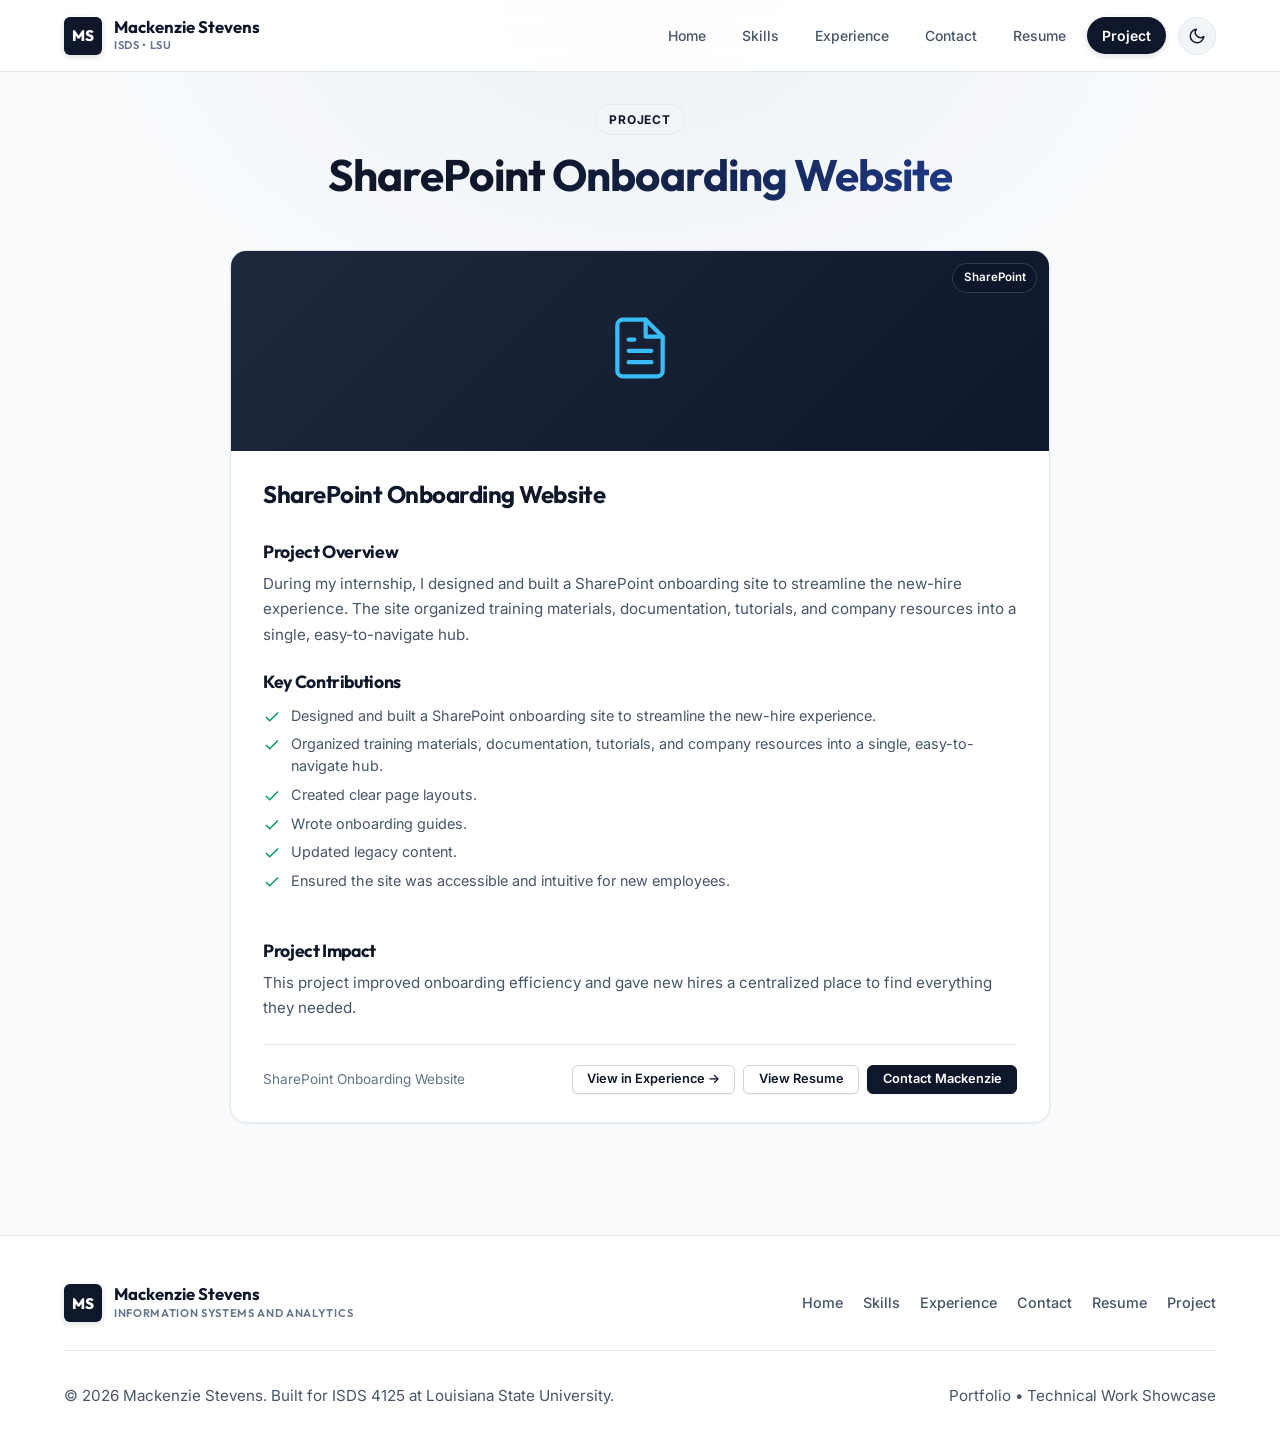
<file: project.html>
<!DOCTYPE html>
<html lang="en" data-theme="light">
<head>
  <meta charset="UTF-8">
  <meta name="viewport" content="width=device-width, initial-scale=1.0">
  <meta name="description" content="SharePoint Onboarding Website - Designed and built a SharePoint onboarding site during internship to streamline the new-hire experience.">
  <meta name="author" content="Mackenzie Stevens">
  <title>Project: SharePoint Onboarding Website | Mackenzie Stevens</title>
  <link rel="stylesheet" href="styles.css">
  <link rel="icon" href="data:image/svg+xml,<svg xmlns=%22http://www.w3.org/2000/svg%22 viewBox=%220 0 100 100%22><text y=%22.9em%22 font-size=%2290%22>📁</text></svg>">
  <script>
    (function() {
      const savedTheme = localStorage.getItem('theme');
      if (savedTheme === 'dark') {
        document.documentElement.setAttribute('data-theme', 'dark');
      } else {
        document.documentElement.setAttribute('data-theme', 'light');
      }
    })();
  </script>
</head>
<body>

  <!-- Site Navigation Header -->
  <header class="site-header" id="site-header">
    <div class="container">
      <div class="nav-inner">
        <a href="index.html" class="brand-logo" aria-label="Mackenzie Stevens Homepage">
          <div class="brand-monogram">MS</div>
          <div class="brand-name">
            <span>Mackenzie Stevens</span>
            <span>ISDS • LSU</span>
          </div>
        </a>

        <div class="nav-end">
          <nav class="site-nav" aria-label="Main Navigation">
            <ul class="nav-links" id="nav-menu">
              <li><a href="index.html" class="nav-link">Home</a></li>
              <li><a href="skills.html" class="nav-link">Skills</a></li>
              <li><a href="experience.html" class="nav-link">Experience</a></li>
              <li><a href="contact.html" class="nav-link">Contact</a></li>
              <li><a href="resume.html" class="nav-link">Resume</a></li>
              <li><a href="project.html" class="nav-link active" aria-current="page">Project</a></li>
            </ul>
          </nav>

          <button id="theme-toggle" class="theme-toggle" aria-label="Toggle dark mode" title="Switch between dark and light mode">
            <svg class="sun-icon" width="18" height="18" viewBox="0 0 24 24" fill="none" stroke="currentColor" stroke-width="2" stroke-linecap="round" stroke-linejoin="round" aria-hidden="true"><circle cx="12" cy="12" r="5"></circle><line x1="12" y1="1" x2="12" y2="3"></line><line x1="12" y1="21" x2="12" y2="23"></line><line x1="4.22" y1="4.22" x2="5.64" y2="5.64"></line><line x1="18.36" y1="18.36" x2="19.78" y2="19.78"></line><line x1="1" y1="12" x2="3" y2="12"></line><line x1="21" y1="12" x2="23" y2="12"></line><line x1="4.22" y1="19.78" x2="5.64" y2="18.36"></line><line x1="18.36" y1="5.64" x2="19.78" y2="4.22"></line></svg>
            <svg class="moon-icon" width="18" height="18" viewBox="0 0 24 24" fill="none" stroke="currentColor" stroke-width="2" stroke-linecap="round" stroke-linejoin="round" aria-hidden="true"><path d="M21 12.79A9 9 0 1 1 11.21 3 7 7 0 0 0 21 12.79z"></path></svg>
          </button>

          <button class="mobile-toggle" id="mobile-toggle" aria-label="Toggle navigation menu" aria-expanded="false">
            <span></span>
            <span></span>
            <span></span>
          </button>
        </div>
      </div>
    </div>
  </header>

  <!-- Main Content -->
  <main>
    <div class="container">

      <!-- Header Hero -->
      <section class="page-hero" style="text-align: center; max-width: 760px; margin: 0 auto 3rem;">
        <span class="section-label">Project</span>
        <h1>SharePoint <span class="gradient-text">Onboarding Website</span></h1>
      </section>

      <!-- Single Project Showcase Container -->
      <div style="max-width: 820px; margin: 0 auto;">
        <article class="project-card-full" id="sharepoint-onboarding">
          <div class="project-media-banner" style="display:flex; align-items:center; justify-content:center; background:linear-gradient(135deg, #1e293b 0%, #0f172a 100%);">
            <div style="text-align:center;">
              <svg width="68" height="68" viewBox="0 0 24 24" fill="none" stroke="#38bdf8" stroke-width="1.5" stroke-linecap="round" stroke-linejoin="round" aria-hidden="true">
                <path d="M14 2H6a2 2 0 0 0-2 2v16a2 2 0 0 0 2 2h12a2 2 0 0 0 2-2V8z"></path>
                <polyline points="14 2 14 8 20 8"></polyline>
                <line x1="16" y1="13" x2="8" y2="13"></line>
                <line x1="16" y1="17" x2="8" y2="17"></line>
                <polyline points="10 9 9 9 8 9"></polyline>
              </svg>
            </div>
            <span class="project-badge-overlay">SharePoint</span>
          </div>

          <div class="project-content-full">
            <div style="margin-bottom: 1.5rem;">
              <h2 style="font-size: 1.5rem; margin-bottom: 0.5rem; color: var(--text-primary);">SharePoint Onboarding Website</h2>
            </div>

            <!-- Project Overview -->
            <div style="margin-bottom: 1.5rem;">
              <h3 style="font-size: 1.1rem; margin-bottom: 0.5rem; color: var(--text-primary);">Project Overview</h3>
              <p class="project-problem-stmt" style="margin-bottom: 0;">
                During my internship, I designed and built a SharePoint onboarding site to streamline the new-hire experience. The site organized training materials, documentation, tutorials, and company resources into a single, easy-to-navigate hub.
              </p>
            </div>

            <!-- Key Contributions -->
            <div style="margin-bottom: 1.5rem;">
              <h3 style="font-size: 1.1rem; margin-bottom: 0.75rem; color: var(--text-primary);">Key Contributions</h3>
              <ul class="project-features-list">
                <li>
                  <svg width="18" height="18" viewBox="0 0 24 24" fill="none" stroke="currentColor" stroke-width="2" aria-hidden="true"><polyline points="20 6 9 17 4 12"></polyline></svg>
                  <span>Designed and built a SharePoint onboarding site to streamline the new-hire experience.</span>
                </li>
                <li>
                  <svg width="18" height="18" viewBox="0 0 24 24" fill="none" stroke="currentColor" stroke-width="2" aria-hidden="true"><polyline points="20 6 9 17 4 12"></polyline></svg>
                  <span>Organized training materials, documentation, tutorials, and company resources into a single, easy-to-navigate hub.</span>
                </li>
                <li>
                  <svg width="18" height="18" viewBox="0 0 24 24" fill="none" stroke="currentColor" stroke-width="2" aria-hidden="true"><polyline points="20 6 9 17 4 12"></polyline></svg>
                  <span>Created clear page layouts.</span>
                </li>
                <li>
                  <svg width="18" height="18" viewBox="0 0 24 24" fill="none" stroke="currentColor" stroke-width="2" aria-hidden="true"><polyline points="20 6 9 17 4 12"></polyline></svg>
                  <span>Wrote onboarding guides.</span>
                </li>
                <li>
                  <svg width="18" height="18" viewBox="0 0 24 24" fill="none" stroke="currentColor" stroke-width="2" aria-hidden="true"><polyline points="20 6 9 17 4 12"></polyline></svg>
                  <span>Updated legacy content.</span>
                </li>
                <li>
                  <svg width="18" height="18" viewBox="0 0 24 24" fill="none" stroke="currentColor" stroke-width="2" aria-hidden="true"><polyline points="20 6 9 17 4 12"></polyline></svg>
                  <span>Ensured the site was accessible and intuitive for new employees.</span>
                </li>
              </ul>
            </div>

            <!-- Project Impact -->
            <div style="margin-bottom: 1.5rem;">
              <h3 style="font-size: 1.1rem; margin-bottom: 0.5rem; color: var(--text-primary);">Project Impact</h3>
              <p class="project-problem-stmt" style="margin-bottom: 0;">
                This project improved onboarding efficiency and gave new hires a centralized place to find everything they needed.
              </p>
            </div>

            <div class="project-card-footer">
              <span style="font-size:0.85rem; color:var(--text-muted);">SharePoint Onboarding Website</span>
              <div style="display:flex; gap:0.5rem; flex-wrap:wrap;">
                <a href="experience.html" class="btn btn-secondary btn-sm">View in Experience &rarr;</a>
                <a href="resume.html" class="btn btn-secondary btn-sm">View Resume</a>
                <a href="contact.html" class="btn btn-primary btn-sm">Contact Mackenzie</a>
              </div>
            </div>
          </div>
        </article>
      </div>

    </div>
  </main>

  <!-- Site Footer -->
  <footer class="site-footer">
    <div class="container">
      <div class="footer-top">
        <div class="brand-logo">
          <div class="brand-monogram">MS</div>
          <div class="brand-name">
            <span>Mackenzie Stevens</span>
            <span>Information Systems and Analytics</span>
          </div>
        </div>
        <nav class="footer-nav" aria-label="Footer Navigation">
          <a href="index.html">Home</a>
          <a href="skills.html">Skills</a>
          <a href="experience.html">Experience</a>
          <a href="contact.html">Contact</a>
          <a href="resume.html">Resume</a>
          <a href="project.html">Project</a>
        </nav>
      </div>
      <div class="footer-bottom">
        <p>&copy; 2026 Mackenzie Stevens. Built for ISDS 4125 at Louisiana State University.</p>
        <p>Portfolio &bull; Technical Work Showcase</p>
      </div>
    </div>
  </footer>

  <!-- Interactive JavaScript -->
  <script>
    // Highlight active navigation link
    const currentPath = window.location.pathname.split('/').pop() || 'index.html';
    document.querySelectorAll('.nav-links .nav-link').forEach(link => {
      const href = link.getAttribute('href');
      if (href === currentPath || (currentPath === '' && href === 'index.html')) {
        link.classList.add('active');
        link.setAttribute('aria-current', 'page');
      } else {
        link.classList.remove('active');
        link.removeAttribute('aria-current');
      }
    });

    // Mobile nav toggle
    const toggleBtn = document.getElementById('mobile-toggle');
    const navMenu = document.getElementById('nav-menu');

    if (toggleBtn && navMenu) {
      toggleBtn.addEventListener('click', () => {
        const isOpen = navMenu.classList.toggle('open');
        toggleBtn.setAttribute('aria-expanded', isOpen);
      });
    }

    // Theme toggle
    const themeToggleBtn = document.getElementById('theme-toggle');
    if (themeToggleBtn) {
      const isInitialDark = document.documentElement.getAttribute('data-theme') === 'dark';
      themeToggleBtn.setAttribute('aria-label', isInitialDark ? 'Switch to light mode' : 'Switch to dark mode');
      themeToggleBtn.setAttribute('title', isInitialDark ? 'Switch to light mode' : 'Switch to dark mode');

      themeToggleBtn.addEventListener('click', () => {
        const isDark = document.documentElement.getAttribute('data-theme') === 'dark';
        const newTheme = isDark ? 'light' : 'dark';
        document.documentElement.setAttribute('data-theme', newTheme);
        localStorage.setItem('theme', newTheme);
        themeToggleBtn.setAttribute('aria-label', newTheme === 'dark' ? 'Switch to light mode' : 'Switch to dark mode');
        themeToggleBtn.setAttribute('title', newTheme === 'dark' ? 'Switch to light mode' : 'Switch to dark mode');
      });
    }
  </script>
</body>
</html>
</file>
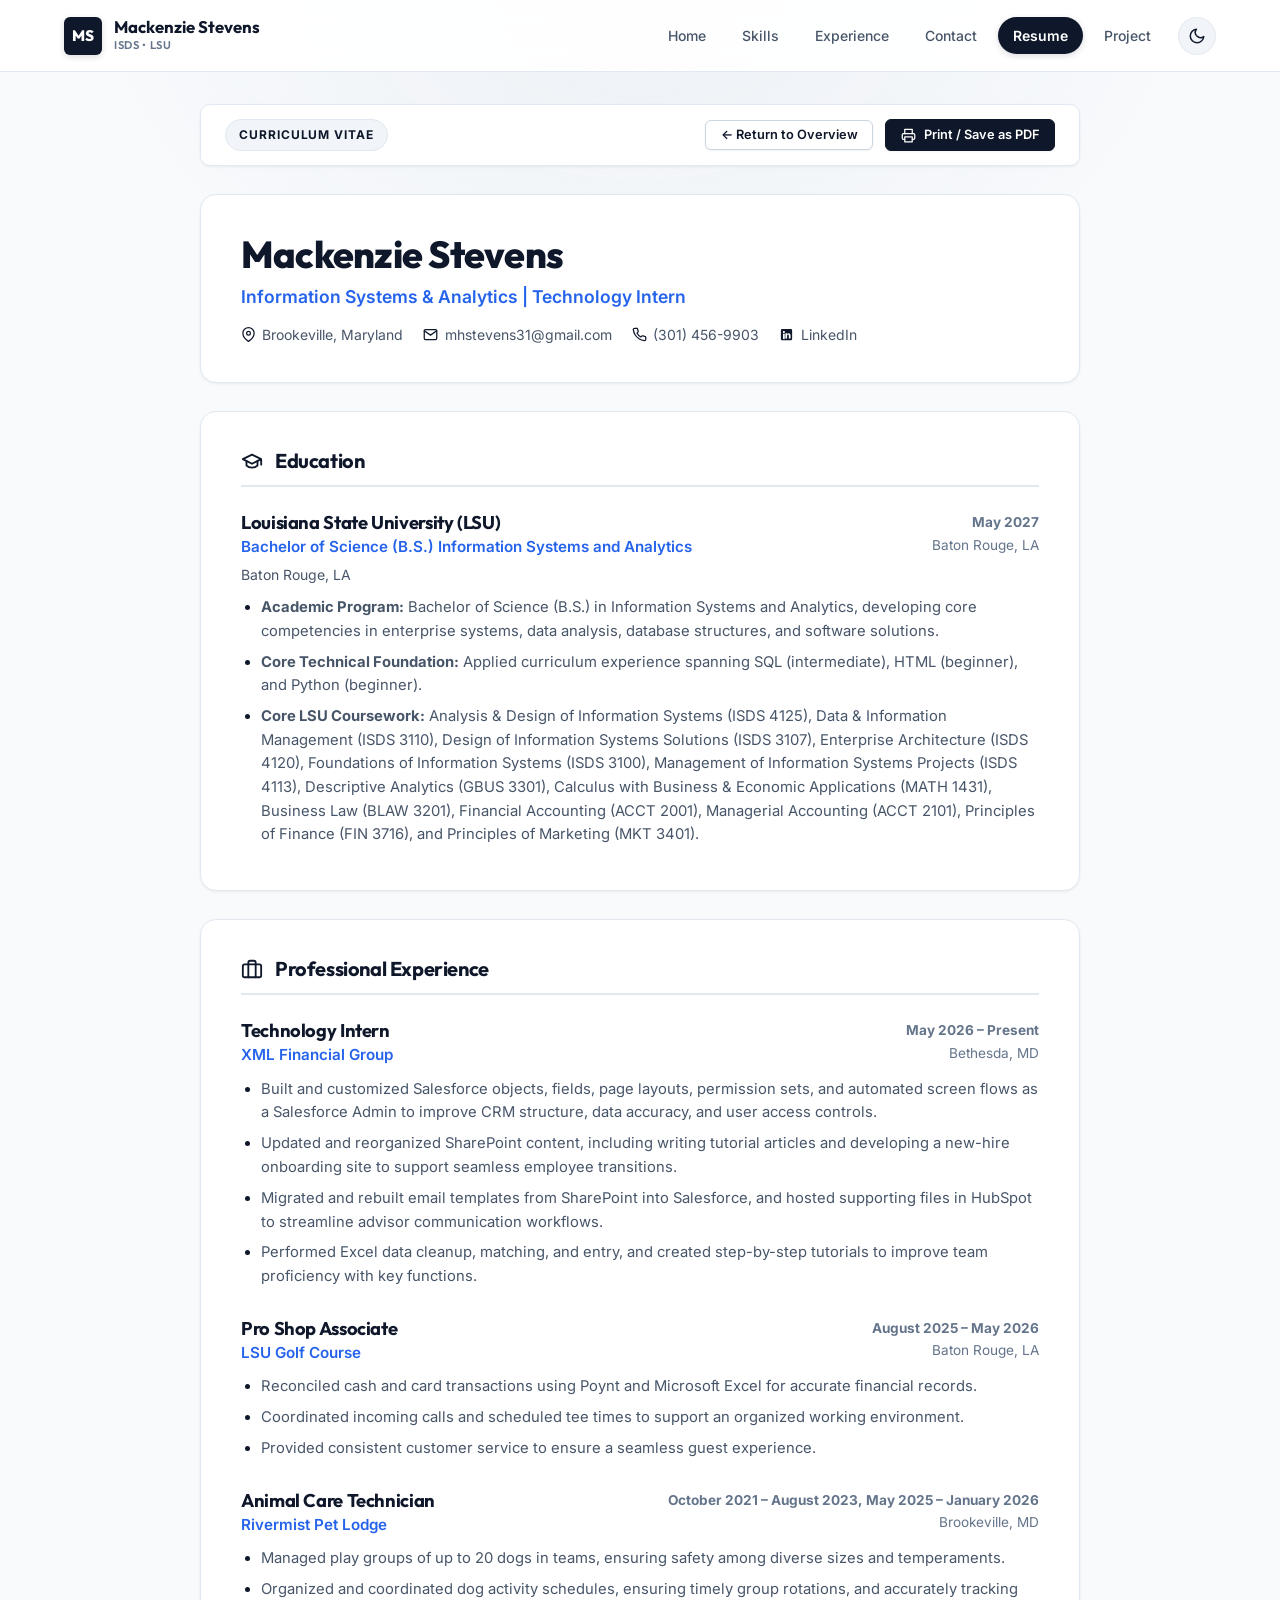
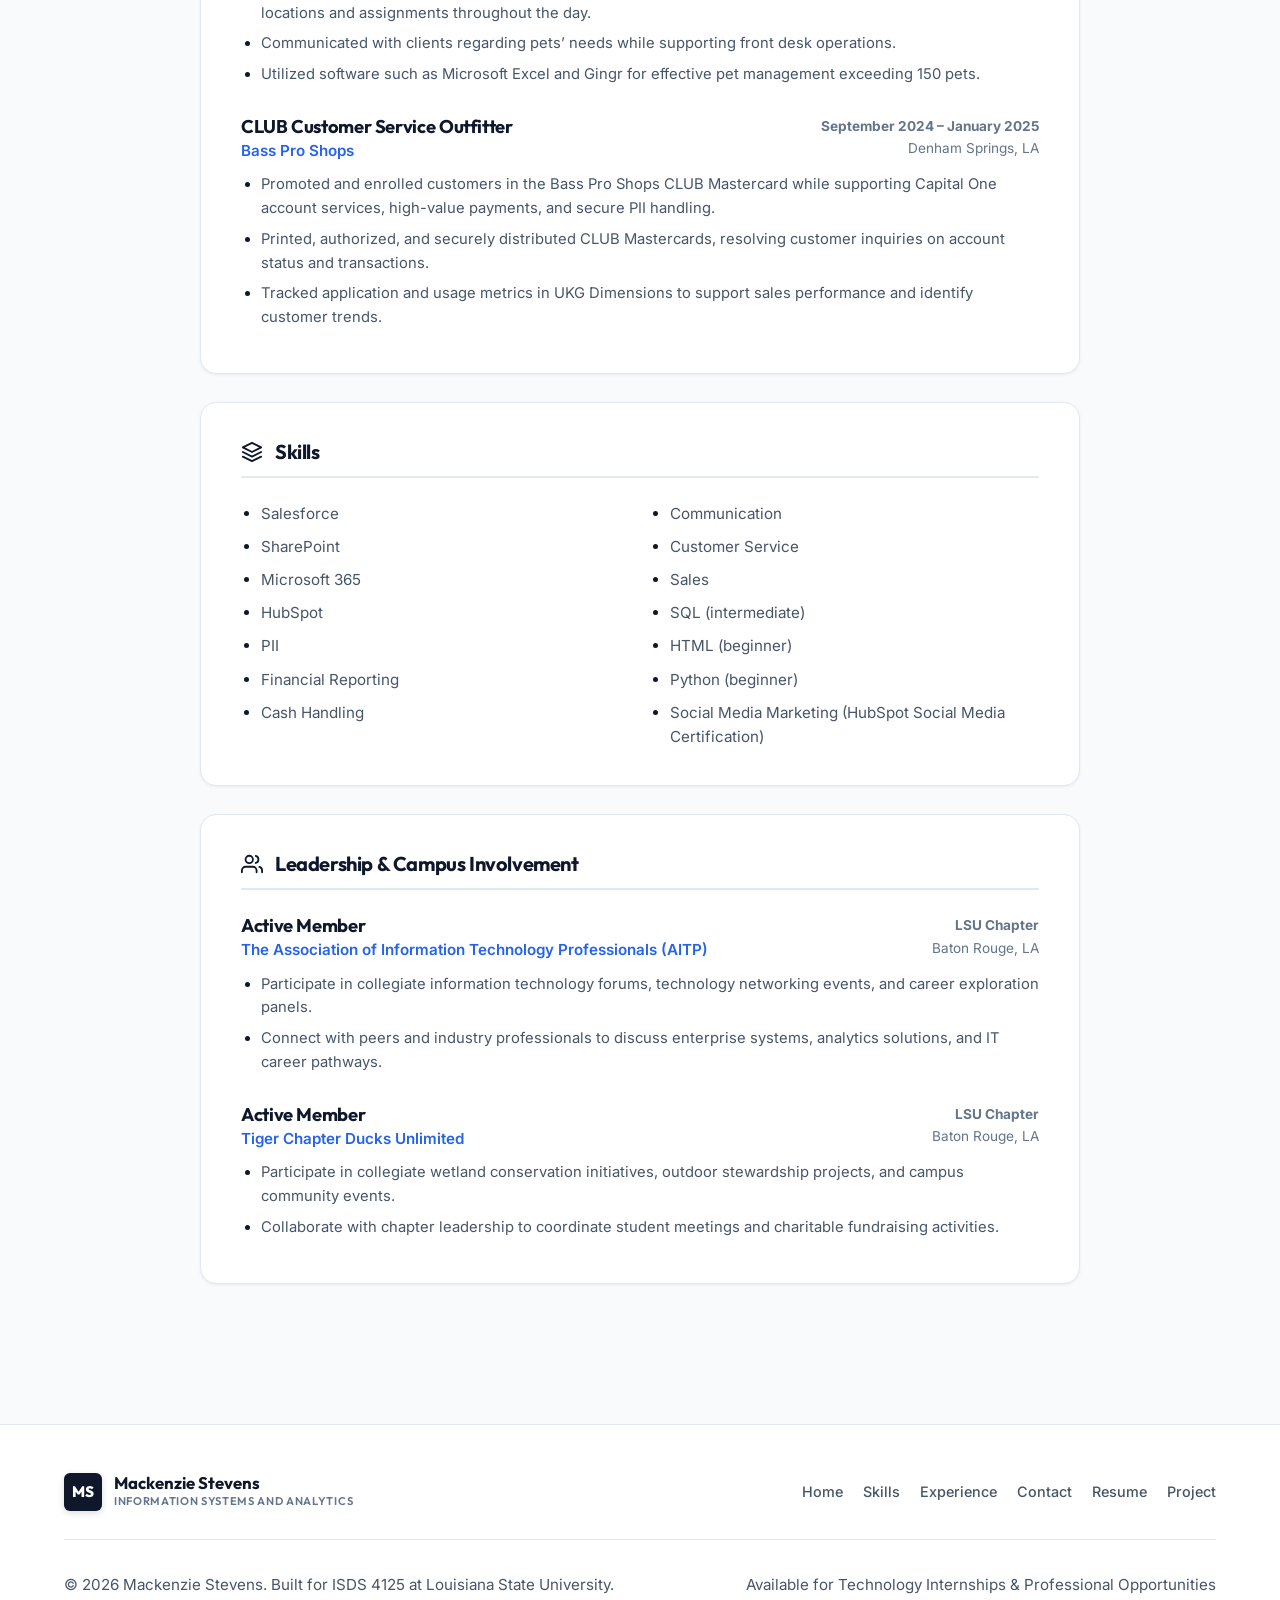
<file: resume.html>
<!DOCTYPE html>
<html lang="en" data-theme="light">
<head>
  <meta charset="UTF-8">
  <meta name="viewport" content="width=device-width, initial-scale=1.0">
  <meta name="description" content="Resume of Mackenzie Stevens - Information Systems and Analytics candidate at Louisiana State University (LSU). Experience in Salesforce administration, SharePoint content systems, data analysis, customer service, and technical operations.">
  <meta name="author" content="Mackenzie Stevens">
  <title>Resume & Curriculum Vitae | Mackenzie Stevens | Information Systems & Analytics</title>
  <link rel="stylesheet" href="styles.css">
  <link rel="icon" href="data:image/svg+xml,<svg xmlns=%22http://www.w3.org/2000/svg%22 viewBox=%220 0 100 100%22><text y=%22.9em%22 font-size=%2290%22>📄</text></svg>">
  <script>
    (function() {
      const savedTheme = localStorage.getItem('theme');
      if (savedTheme === 'dark') {
        document.documentElement.setAttribute('data-theme', 'dark');
      } else {
        document.documentElement.setAttribute('data-theme', 'light');
      }
    })();
  </script>
</head>
<body>

  <!-- Site Navigation Header -->
  <header class="site-header" id="site-header">
    <div class="container">
      <div class="nav-inner">
        <a href="index.html" class="brand-logo" aria-label="Mackenzie Stevens Homepage">
          <div class="brand-monogram">MS</div>
          <div class="brand-name">
            <span>Mackenzie Stevens</span>
            <span>ISDS • LSU</span>
          </div>
        </a>

        <div class="nav-end">
          <nav class="site-nav" aria-label="Main Navigation">
            <ul class="nav-links" id="nav-menu">
              <li><a href="index.html" class="nav-link">Home</a></li>
              <li><a href="skills.html" class="nav-link">Skills</a></li>
              <li><a href="experience.html" class="nav-link">Experience</a></li>
              <li><a href="contact.html" class="nav-link">Contact</a></li>
              <li><a href="resume.html" class="nav-link active" aria-current="page">Resume</a></li>
              <li><a href="project.html" class="nav-link">Project</a></li>
            </ul>
          </nav>

          <button id="theme-toggle" class="theme-toggle" aria-label="Toggle dark mode" title="Switch between dark and light mode">
            <svg class="sun-icon" width="18" height="18" viewBox="0 0 24 24" fill="none" stroke="currentColor" stroke-width="2" stroke-linecap="round" stroke-linejoin="round" aria-hidden="true"><circle cx="12" cy="12" r="5"></circle><line x1="12" y1="1" x2="12" y2="3"></line><line x1="12" y1="21" x2="12" y2="23"></line><line x1="4.22" y1="4.22" x2="5.64" y2="5.64"></line><line x1="18.36" y1="18.36" x2="19.78" y2="19.78"></line><line x1="1" y1="12" x2="3" y2="12"></line><line x1="21" y1="12" x2="23" y2="12"></line><line x1="4.22" y1="19.78" x2="5.64" y2="18.36"></line><line x1="18.36" y1="5.64" x2="19.78" y2="4.22"></line></svg>
            <svg class="moon-icon" width="18" height="18" viewBox="0 0 24 24" fill="none" stroke="currentColor" stroke-width="2" stroke-linecap="round" stroke-linejoin="round" aria-hidden="true"><path d="M21 12.79A9 9 0 1 1 11.21 3 7 7 0 0 0 21 12.79z"></path></svg>
          </button>

          <button class="mobile-toggle" id="mobile-toggle" aria-label="Toggle navigation menu" aria-expanded="false">
            <span></span>
            <span></span>
            <span></span>
          </button>
        </div>
      </div>
    </div>
  </header>

  <!-- Main Resume Content -->
  <main>
    <div class="container">
      <div class="resume-wrapper">

        <!-- Top Action Bar -->
        <div class="resume-actions-bar">
          <div>
            <span class="section-label" style="margin-bottom:0;">Curriculum Vitae</span>
          </div>
          <div style="display: flex; gap: 0.75rem; align-items: center; flex-wrap: wrap;">
            <a href="index.html" class="btn btn-secondary btn-sm" id="resume-back-btn">
              &larr; Return to Overview
            </a>
            <button onclick="window.print()" class="btn btn-primary btn-sm" id="resume-print-action">
              <svg width="15" height="15" viewBox="0 0 24 24" fill="none" stroke="currentColor" stroke-width="2" stroke-linecap="round" stroke-linejoin="round" aria-hidden="true"><polyline points="6 9 6 2 18 2 18 9"></polyline><path d="M6 18H4a2 2 0 0 1-2-2v-5a2 2 0 0 1 2-2h16a2 2 0 0 1 2 2v5a2 2 0 0 1-2 2h-2"></path><rect x="6" y="14" width="12" height="8"></rect></svg>
              Print / Save as PDF
            </button>
          </div>
        </div>

        <!-- Resume Header Card -->
        <article class="resume-header-card">
          <div class="resume-name-block">
            <h1>Mackenzie Stevens</h1>
            <p class="resume-headline">Information Systems &amp; Analytics | Technology Intern</p>
            <div class="resume-meta-list">
              <span class="resume-meta-item">
                <svg width="15" height="15" viewBox="0 0 24 24" fill="none" stroke="currentColor" stroke-width="2" stroke-linecap="round" stroke-linejoin="round" aria-hidden="true"><path d="M21 10c0 7-9 13-9 13s-9-6-9-13a9 9 0 0 1 18 0z"></path><circle cx="12" cy="10" r="3"></circle></svg>
                Brookeville, Maryland
              </span>
              <span class="resume-meta-item">
                <svg width="15" height="15" viewBox="0 0 24 24" fill="none" stroke="currentColor" stroke-width="2" stroke-linecap="round" stroke-linejoin="round" aria-hidden="true"><path d="M4 4h16c1.1 0 2 .9 2 2v12c0 1.1-.9 2-2 2H4c-1.1 0-2-.9-2-2V6c0-1.1.9-2 2-2z"></path><polyline points="22,6 12,13 2,6"></polyline></svg>
                <a href="mailto:mhstevens31@gmail.com">mhstevens31@gmail.com</a>
              </span>
              <span class="resume-meta-item">
                <svg width="15" height="15" viewBox="0 0 24 24" fill="none" stroke="currentColor" stroke-width="2" stroke-linecap="round" stroke-linejoin="round" aria-hidden="true"><path d="M22 16.92v3a2 2 0 0 1-2.18 2 19.79 19.79 0 0 1-8.63-3.07 19.5 19.5 0 0 1-6-6 19.79 19.79 0 0 1-3.07-8.67A2 2 0 0 1 4.11 2h3a2 2 0 0 1 2 1.72 12.84 12.84 0 0 0 .7 2.81 2 2 0 0 1-.45 2.11L8.09 9.91a16 16 0 0 0 6 6l1.27-1.27a2 2 0 0 1 2.11-.45 12.84 12.84 0 0 0 2.81.7A2 2 0 0 1 22 16.92z"></path></svg>
                <a href="tel:3014569903">(301) 456-9903</a>
              </span>
              <span class="resume-meta-item">
                <svg width="15" height="15" viewBox="0 0 24 24" fill="currentColor" aria-hidden="true"><path d="M19 3a2 2 0 0 1 2 2v14a2 2 0 0 1-2 2H5a2 2 0 0 1-2-2V5a2 2 0 0 1 2-2h14m-.5 15.5v-5.3a3.26 3.26 0 0 0-3.26-3.26c-.85 0-1.84.52-2.28 1.3v-1.11h-2.79v8.37h2.79v-4.93c0-.77.62-1.4 1.39-1.4a1.4 1.4 0 0 1 1.4 1.4v4.93h2.75M6.46 10.9v8.37H9.2V10.9H6.46M7.83 6.24c-.92 0-1.67.75-1.67 1.67 0 .92.75 1.68 1.67 1.68.93 0 1.68-.76 1.68-1.68 0-.92-.75-1.67-1.68-1.67Z"/></svg>
                <a href="https://linkedin.com" target="_blank" rel="noopener noreferrer">LinkedIn</a>
              </span>
            </div>
          </div>
        </article>

        <!-- Education Section -->
        <section class="resume-section" aria-labelledby="resume-edu-title">
          <h2 class="resume-section-title" id="resume-edu-title">
            <svg width="22" height="22" viewBox="0 0 24 24" fill="none" stroke="currentColor" stroke-width="2" stroke-linecap="round" stroke-linejoin="round" aria-hidden="true"><path d="M22 10v6M2 10l10-5 10 5-10 5z"></path><path d="M6 12v5c3 3 9 3 12 0v-5"></path></svg>
            Education
          </h2>

          <div class="edu-card">
            <div class="edu-header">
              <div>
                <h3 class="institution-title">Louisiana State University (LSU)</h3>
                <p class="degree-title">Bachelor of Science (B.S.) Information Systems and Analytics</p>
                <p style="font-size: 0.875rem; color: var(--text-secondary); margin-top: 0.2rem;">
                  Baton Rouge, LA
                </p>
              </div>
              <div class="date-location" style="text-align: right;">
                <strong>May 2027</strong><br>
                <span>Baton Rouge, LA</span>
              </div>
            </div>
            <ul class="resume-bullet-list">
              <li><strong>Academic Program:</strong> Bachelor of Science (B.S.) in Information Systems and Analytics, developing core competencies in enterprise systems, data analysis, database structures, and software solutions.</li>
              <li><strong>Core Technical Foundation:</strong> Applied curriculum experience spanning SQL (intermediate), HTML (beginner), and Python (beginner).</li>
              <li><strong>Core LSU Coursework:</strong> Analysis &amp; Design of Information Systems (ISDS 4125), Data &amp; Information Management (ISDS 3110), Design of Information Systems Solutions (ISDS 3107), Enterprise Architecture (ISDS 4120), Foundations of Information Systems (ISDS 3100), Management of Information Systems Projects (ISDS 4113), Descriptive Analytics (GBUS 3301), Calculus with Business &amp; Economic Applications (MATH 1431), Business Law (BLAW 3201), Financial Accounting (ACCT 2001), Managerial Accounting (ACCT 2101), Principles of Finance (FIN 3716), and Principles of Marketing (MKT 3401).</li>
            </ul>
          </div>
        </section>

        <!-- Work Experience Section -->
        <section class="resume-section" aria-labelledby="resume-exp-title">
          <h2 class="resume-section-title" id="resume-exp-title">
            <svg width="22" height="22" viewBox="0 0 24 24" fill="none" stroke="currentColor" stroke-width="2" stroke-linecap="round" stroke-linejoin="round" aria-hidden="true"><rect x="2" y="7" width="20" height="14" rx="2" ry="2"></rect><path d="M16 21V5a2 2 0 0 0-2-2h-4a2 2 0 0 0-2 2v16"></path></svg>
            Professional Experience
          </h2>

          <!-- Role 1: XML Financial Group -->
          <div class="exp-card">
            <div class="exp-header">
              <div>
                <h3 class="job-role">Technology Intern</h3>
                <p class="company-sub">XML Financial Group</p>
              </div>
              <div class="date-location" style="text-align: right;">
                <strong>May 2026 – Present</strong><br>
                <span>Bethesda, MD</span>
              </div>
            </div>
            <ul class="resume-bullet-list">
              <li>Built and customized Salesforce objects, fields, page layouts, permission sets, and automated screen flows as a Salesforce Admin to improve CRM structure, data accuracy, and user access controls.</li>
              <li>Updated and reorganized SharePoint content, including writing tutorial articles and developing a new-hire onboarding site to support seamless employee transitions.</li>
              <li>Migrated and rebuilt email templates from SharePoint into Salesforce, and hosted supporting files in HubSpot to streamline advisor communication workflows.</li>
              <li>Performed Excel data cleanup, matching, and entry, and created step-by-step tutorials to improve team proficiency with key functions.</li>
            </ul>
          </div>

          <!-- Role 2: LSU Golf Course -->
          <div class="exp-card">
            <div class="exp-header">
              <div>
                <h3 class="job-role">Pro Shop Associate</h3>
                <p class="company-sub">LSU Golf Course</p>
              </div>
              <div class="date-location" style="text-align: right;">
                <strong>August 2025 – May 2026</strong><br>
                <span>Baton Rouge, LA</span>
              </div>
            </div>
            <ul class="resume-bullet-list">
              <li>Reconciled cash and card transactions using Poynt and Microsoft Excel for accurate financial records.</li>
              <li>Coordinated incoming calls and scheduled tee times to support an organized working environment.</li>
              <li>Provided consistent customer service to ensure a seamless guest experience.</li>
            </ul>
          </div>

          <!-- Role 3: Rivermist Pet Lodge -->
          <div class="exp-card">
            <div class="exp-header">
              <div>
                <h3 class="job-role">Animal Care Technician</h3>
                <p class="company-sub">Rivermist Pet Lodge</p>
              </div>
              <div class="date-location" style="text-align: right;">
                <strong>October 2021 – August 2023, May 2025 – January 2026</strong><br>
                <span>Brookeville, MD</span>
              </div>
            </div>
            <ul class="resume-bullet-list">
              <li>Managed play groups of up to 20 dogs in teams, ensuring safety among diverse sizes and temperaments.</li>
              <li>Organized and coordinated dog activity schedules, ensuring timely group rotations, and accurately tracking locations and assignments throughout the day.</li>
              <li>Communicated with clients regarding pets’ needs while supporting front desk operations.</li>
              <li>Utilized software such as Microsoft Excel and Gingr for effective pet management exceeding 150 pets.</li>
            </ul>
          </div>

          <!-- Role 4: Bass Pro Shops -->
          <div class="exp-card">
            <div class="exp-header">
              <div>
                <h3 class="job-role">CLUB Customer Service Outfitter</h3>
                <p class="company-sub">Bass Pro Shops</p>
              </div>
              <div class="date-location" style="text-align: right;">
                <strong>September 2024 – January 2025</strong><br>
                <span>Denham Springs, LA</span>
              </div>
            </div>
            <ul class="resume-bullet-list">
              <li>Promoted and enrolled customers in the Bass Pro Shops CLUB Mastercard while supporting Capital One account services, high-value payments, and secure PII handling.</li>
              <li>Printed, authorized, and securely distributed CLUB Mastercards, resolving customer inquiries on account status and transactions.</li>
              <li>Tracked application and usage metrics in UKG Dimensions to support sales performance and identify customer trends.</li>
            </ul>
          </div>
        </section>


        <!-- Skills Section -->
        <section class="resume-section" aria-labelledby="resume-skills-title">
          <h2 class="resume-section-title" id="resume-skills-title">
            <svg width="22" height="22" viewBox="0 0 24 24" fill="none" stroke="currentColor" stroke-width="2" stroke-linecap="round" stroke-linejoin="round" aria-hidden="true"><polygon points="12 2 2 7 12 12 22 7 12 2"></polygon><polyline points="2 17 12 22 22 17"></polyline><polyline points="2 12 12 17 22 12"></polyline></svg>
            Skills
          </h2>

          <ul class="skills-simple-list">
            <li>Salesforce</li>
            <li>SharePoint</li>
            <li>Microsoft 365</li>
            <li>HubSpot</li>
            <li>PII</li>
            <li>Financial Reporting</li>
            <li>Cash Handling</li>
            <li>Communication</li>
            <li>Customer Service</li>
            <li>Sales</li>
            <li>SQL (intermediate)</li>
            <li>HTML (beginner)</li>
            <li>Python (beginner)</li>
            <li>Social Media Marketing (HubSpot Social Media Certification)</li>
          </ul>
        </section>

        <!-- Leadership & Campus Involvement -->
        <section class="resume-section" aria-labelledby="resume-lead-title">
          <h2 class="resume-section-title" id="resume-lead-title">
            <svg width="22" height="22" viewBox="0 0 24 24" fill="none" stroke="currentColor" stroke-width="2" stroke-linecap="round" stroke-linejoin="round" aria-hidden="true"><path d="M17 21v-2a4 4 0 0 0-4-4H5a4 4 0 0 0-4 4v2"></path><circle cx="9" cy="7" r="4"></circle><path d="M23 21v-2a4 4 0 0 0-3-3.87"></path><path d="M16 3.13a4 4 0 0 1 0 7.75"></path></svg>
            Leadership &amp; Campus Involvement
          </h2>

          <div class="exp-card">
            <div class="exp-header">
              <div>
                <h3 class="job-role">Active Member</h3>
                <p class="company-sub">The Association of Information Technology Professionals (AITP)</p>
              </div>
              <div class="date-location" style="text-align: right;">
                <strong>LSU Chapter</strong><br>
                <span>Baton Rouge, LA</span>
              </div>
            </div>
            <ul class="resume-bullet-list">
              <li>Participate in collegiate information technology forums, technology networking events, and career exploration panels.</li>
              <li>Connect with peers and industry professionals to discuss enterprise systems, analytics solutions, and IT career pathways.</li>
            </ul>
          </div>

          <div class="exp-card" style="margin-top: 1.25rem;">
            <div class="exp-header">
              <div>
                <h3 class="job-role">Active Member</h3>
                <p class="company-sub">Tiger Chapter Ducks Unlimited</p>
              </div>
              <div class="date-location" style="text-align: right;">
                <strong>LSU Chapter</strong><br>
                <span>Baton Rouge, LA</span>
              </div>
            </div>
            <ul class="resume-bullet-list">
              <li>Participate in collegiate wetland conservation initiatives, outdoor stewardship projects, and campus community events.</li>
              <li>Collaborate with chapter leadership to coordinate student meetings and charitable fundraising activities.</li>
            </ul>
          </div>
        </section>

      </div>
    </div>
  </main>

  <!-- Site Footer -->
  <footer class="site-footer">
    <div class="container">
      <div class="footer-top">
        <div class="brand-logo">
          <div class="brand-monogram">MS</div>
          <div class="brand-name">
            <span>Mackenzie Stevens</span>
            <span>Information Systems and Analytics</span>
          </div>
        </div>
        <nav class="footer-nav" aria-label="Footer Navigation">
          <a href="index.html">Home</a>
          <a href="skills.html">Skills</a>
          <a href="experience.html">Experience</a>
          <a href="contact.html">Contact</a>
          <a href="resume.html">Resume</a>
          <a href="project.html">Project</a>
        </nav>
      </div>
      <div class="footer-bottom">
        <p>&copy; 2026 Mackenzie Stevens. Built for ISDS 4125 at Louisiana State University.</p>
        <p>Available for Technology Internships &amp; Professional Opportunities</p>
      </div>
    </div>
  </footer>

  <script>
    // Highlight active navigation link
    const currentPath = window.location.pathname.split('/').pop() || 'index.html';
    document.querySelectorAll('.nav-links .nav-link').forEach(link => {
      const href = link.getAttribute('href');
      if (href === currentPath || (currentPath === '' && href === 'index.html')) {
        link.classList.add('active');
        link.setAttribute('aria-current', 'page');
      } else {
        link.classList.remove('active');
        link.removeAttribute('aria-current');
      }
    });

    // Mobile navigation toggle
    const toggleBtn = document.getElementById('mobile-toggle');
    const navMenu = document.getElementById('nav-menu');

    if (toggleBtn && navMenu) {
      toggleBtn.addEventListener('click', () => {
        const isOpen = navMenu.classList.toggle('open');
        toggleBtn.setAttribute('aria-expanded', isOpen);
      });
    }

    // Theme toggle
    const themeToggleBtn = document.getElementById('theme-toggle');
    if (themeToggleBtn) {
      const isInitialDark = document.documentElement.getAttribute('data-theme') === 'dark';
      themeToggleBtn.setAttribute('aria-label', isInitialDark ? 'Switch to light mode' : 'Switch to dark mode');
      themeToggleBtn.setAttribute('title', isInitialDark ? 'Switch to light mode' : 'Switch to dark mode');

      themeToggleBtn.addEventListener('click', () => {
        const isDark = document.documentElement.getAttribute('data-theme') === 'dark';
        const newTheme = isDark ? 'light' : 'dark';
        document.documentElement.setAttribute('data-theme', newTheme);
        localStorage.setItem('theme', newTheme);
        themeToggleBtn.setAttribute('aria-label', newTheme === 'dark' ? 'Switch to light mode' : 'Switch to dark mode');
        themeToggleBtn.setAttribute('title', newTheme === 'dark' ? 'Switch to light mode' : 'Switch to dark mode');
      });
    }
  </script>
</body>
</html>
</file>
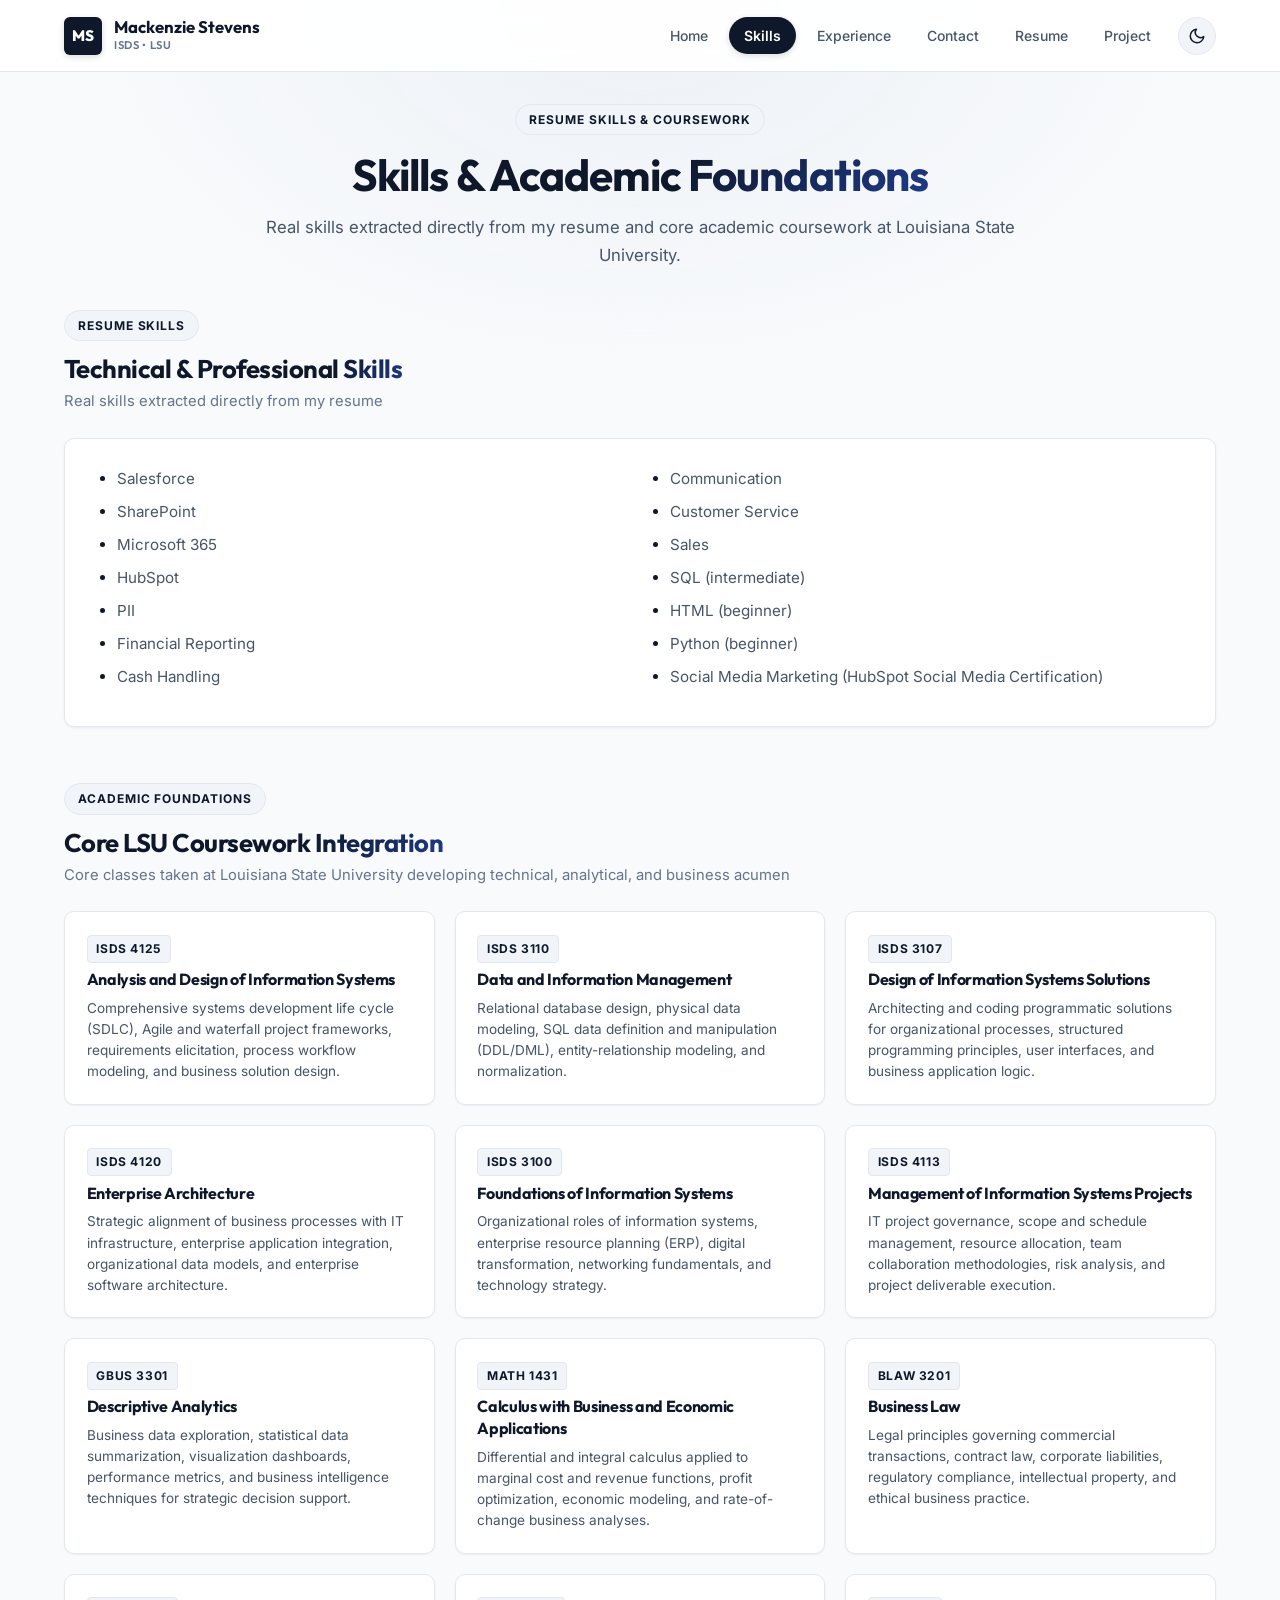
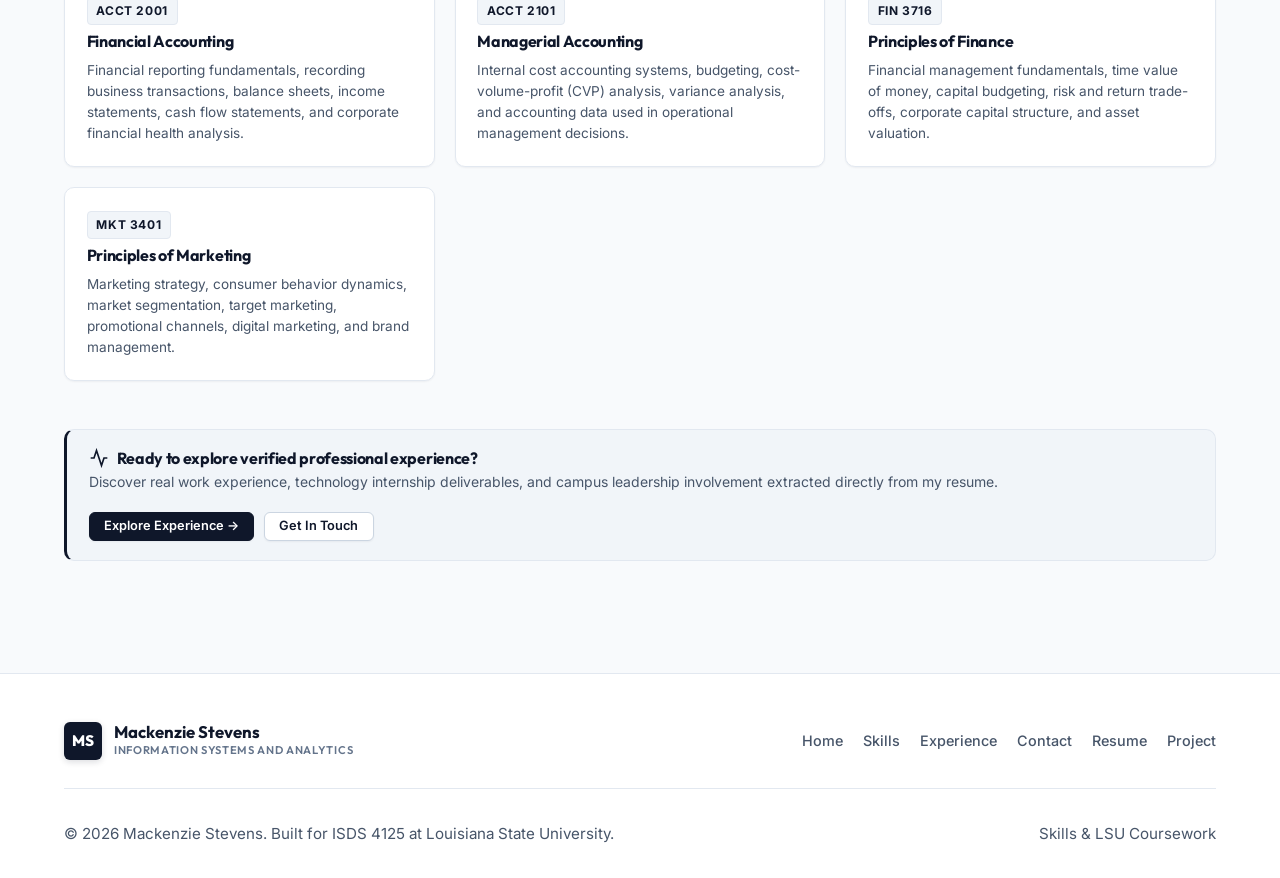
<file: skills.html>
<!DOCTYPE html>
<html lang="en" data-theme="light">
<head>
  <meta charset="UTF-8">
  <meta name="viewport" content="width=device-width, initial-scale=1.0">
  <meta name="description" content="Technical and analytical skills and core LSU coursework of Mackenzie Stevens extracted directly from resume.">
  <meta name="keywords" content="Mackenzie Stevens, Skills, Salesforce, SharePoint, Microsoft 365, HubSpot, SQL, Python, HTML, LSU ISDS">
  <meta name="author" content="Mackenzie Stevens">
  <title>Skills &amp; Coursework | Mackenzie Stevens | LSU ISDS</title>
  <link rel="stylesheet" href="styles.css">
  <link rel="icon" href="data:image/svg+xml,<svg xmlns=%22http://www.w3.org/2000/svg%22 viewBox=%220 0 100 100%22><text y=%22.9em%22 font-size=%2290%22>⚡</text></svg>">
  <script>
    (function() {
      const savedTheme = localStorage.getItem('theme');
      if (savedTheme === 'dark') {
        document.documentElement.setAttribute('data-theme', 'dark');
      } else {
        document.documentElement.setAttribute('data-theme', 'light');
      }
    })();
  </script>
</head>
<body>

  <!-- Site Navigation Header -->
  <header class="site-header" id="site-header">
    <div class="container">
      <div class="nav-inner">
        <a href="index.html" class="brand-logo" aria-label="Mackenzie Stevens Homepage">
          <div class="brand-monogram">MS</div>
          <div class="brand-name">
            <span>Mackenzie Stevens</span>
            <span>ISDS • LSU</span>
          </div>
        </a>

        <div class="nav-end">
          <nav class="site-nav" aria-label="Main Navigation">
            <ul class="nav-links" id="nav-menu">
              <li><a href="index.html" class="nav-link">Home</a></li>
              <li><a href="skills.html" class="nav-link active" aria-current="page">Skills</a></li>
              <li><a href="experience.html" class="nav-link">Experience</a></li>
              <li><a href="contact.html" class="nav-link">Contact</a></li>
              <li><a href="resume.html" class="nav-link">Resume</a></li>
              <li><a href="project.html" class="nav-link">Project</a></li>
            </ul>
          </nav>

          <button id="theme-toggle" class="theme-toggle" aria-label="Toggle dark mode" title="Switch between dark and light mode">
            <svg class="sun-icon" width="18" height="18" viewBox="0 0 24 24" fill="none" stroke="currentColor" stroke-width="2" stroke-linecap="round" stroke-linejoin="round" aria-hidden="true"><circle cx="12" cy="12" r="5"></circle><line x1="12" y1="1" x2="12" y2="3"></line><line x1="12" y1="21" x2="12" y2="23"></line><line x1="4.22" y1="4.22" x2="5.64" y2="5.64"></line><line x1="18.36" y1="18.36" x2="19.78" y2="19.78"></line><line x1="1" y1="12" x2="3" y2="12"></line><line x1="21" y1="12" x2="23" y2="12"></line><line x1="4.22" y1="19.78" x2="5.64" y2="18.36"></line><line x1="18.36" y1="5.64" x2="19.78" y2="4.22"></line></svg>
            <svg class="moon-icon" width="18" height="18" viewBox="0 0 24 24" fill="none" stroke="currentColor" stroke-width="2" stroke-linecap="round" stroke-linejoin="round" aria-hidden="true"><path d="M21 12.79A9 9 0 1 1 11.21 3 7 7 0 0 0 21 12.79z"></path></svg>
          </button>

          <button class="mobile-toggle" id="mobile-toggle" aria-label="Toggle navigation menu" aria-expanded="false">
            <span></span>
            <span></span>
            <span></span>
          </button>
        </div>
      </div>
    </div>
  </header>

  <!-- Main Content -->
  <main>
    <div class="container">

      <!-- Page Header Hero -->
      <section class="page-hero">
        <span class="section-label">Resume Skills &amp; Coursework</span>
        <h1>Skills &amp; Academic <span class="gradient-text">Foundations</span></h1>
        <p>
          Real skills extracted directly from my resume and core academic coursework at Louisiana State University.
        </p>
      </section>

      <!-- 1. SKILLS SECTION -->
      <section aria-labelledby="skills-heading" style="margin-bottom: 3.5rem;">
        <div class="section-header">
          <span class="section-label">Resume Skills</span>
          <h2 id="skills-heading">Technical &amp; Professional <span class="gradient-text">Skills</span></h2>
          <p class="section-subtitle">Real skills extracted directly from my resume</p>
        </div>

        <div class="skills-simple-card">
          <ul class="skills-simple-list">
            <li>Salesforce</li>
            <li>SharePoint</li>
            <li>Microsoft 365</li>
            <li>HubSpot</li>
            <li>PII</li>
            <li>Financial Reporting</li>
            <li>Cash Handling</li>
            <li>Communication</li>
            <li>Customer Service</li>
            <li>Sales</li>
            <li>SQL (intermediate)</li>
            <li>HTML (beginner)</li>
            <li>Python (beginner)</li>
            <li>Social Media Marketing (HubSpot Social Media Certification)</li>
          </ul>
        </div>
      </section>

      <!-- 2. LSU CORE COURSEWORK INTEGRATION -->
      <section class="coursework-section" aria-labelledby="coursework-heading">
        <div class="section-header">
          <span class="section-label">Academic Foundations</span>
          <h2 id="coursework-heading">Core LSU Coursework <span class="gradient-text">Integration</span></h2>
          <p class="section-subtitle">Core classes taken at Louisiana State University developing technical, analytical, and business acumen</p>
        </div>

        <div class="coursework-grid">
          <div class="course-card">
            <div class="course-code">ISDS 4125</div>
            <h3 class="course-title">Analysis and Design of Information Systems</h3>
            <p class="course-desc">
              Comprehensive systems development life cycle (SDLC), Agile and waterfall project frameworks, requirements elicitation, process workflow modeling, and business solution design.
            </p>
          </div>

          <div class="course-card">
            <div class="course-code">ISDS 3110</div>
            <h3 class="course-title">Data and Information Management</h3>
            <p class="course-desc">
              Relational database design, physical data modeling, SQL data definition and manipulation (DDL/DML), entity-relationship modeling, and normalization.
            </p>
          </div>

          <div class="course-card">
            <div class="course-code">ISDS 3107</div>
            <h3 class="course-title">Design of Information Systems Solutions</h3>
            <p class="course-desc">
              Architecting and coding programmatic solutions for organizational processes, structured programming principles, user interfaces, and business application logic.
            </p>
          </div>

          <div class="course-card">
            <div class="course-code">ISDS 4120</div>
            <h3 class="course-title">Enterprise Architecture</h3>
            <p class="course-desc">
              Strategic alignment of business processes with IT infrastructure, enterprise application integration, organizational data models, and enterprise software architecture.
            </p>
          </div>

          <div class="course-card">
            <div class="course-code">ISDS 3100</div>
            <h3 class="course-title">Foundations of Information Systems</h3>
            <p class="course-desc">
              Organizational roles of information systems, enterprise resource planning (ERP), digital transformation, networking fundamentals, and technology strategy.
            </p>
          </div>

          <div class="course-card">
            <div class="course-code">ISDS 4113</div>
            <h3 class="course-title">Management of Information Systems Projects</h3>
            <p class="course-desc">
              IT project governance, scope and schedule management, resource allocation, team collaboration methodologies, risk analysis, and project deliverable execution.
            </p>
          </div>

          <div class="course-card">
            <div class="course-code">GBUS 3301</div>
            <h3 class="course-title">Descriptive Analytics</h3>
            <p class="course-desc">
              Business data exploration, statistical data summarization, visualization dashboards, performance metrics, and business intelligence techniques for strategic decision support.
            </p>
          </div>

          <div class="course-card">
            <div class="course-code">MATH 1431</div>
            <h3 class="course-title">Calculus with Business and Economic Applications</h3>
            <p class="course-desc">
              Differential and integral calculus applied to marginal cost and revenue functions, profit optimization, economic modeling, and rate-of-change business analyses.
            </p>
          </div>

          <div class="course-card">
            <div class="course-code">BLAW 3201</div>
            <h3 class="course-title">Business Law</h3>
            <p class="course-desc">
              Legal principles governing commercial transactions, contract law, corporate liabilities, regulatory compliance, intellectual property, and ethical business practice.
            </p>
          </div>

          <div class="course-card">
            <div class="course-code">ACCT 2001</div>
            <h3 class="course-title">Financial Accounting</h3>
            <p class="course-desc">
              Financial reporting fundamentals, recording business transactions, balance sheets, income statements, cash flow statements, and corporate financial health analysis.
            </p>
          </div>

          <div class="course-card">
            <div class="course-code">ACCT 2101</div>
            <h3 class="course-title">Managerial Accounting</h3>
            <p class="course-desc">
              Internal cost accounting systems, budgeting, cost-volume-profit (CVP) analysis, variance analysis, and accounting data used in operational management decisions.
            </p>
          </div>

          <div class="course-card">
            <div class="course-code">FIN 3716</div>
            <h3 class="course-title">Principles of Finance</h3>
            <p class="course-desc">
              Financial management fundamentals, time value of money, capital budgeting, risk and return trade-offs, corporate capital structure, and asset valuation.
            </p>
          </div>

          <div class="course-card">
            <div class="course-code">MKT 3401</div>
            <h3 class="course-title">Principles of Marketing</h3>
            <p class="course-desc">
              Marketing strategy, consumer behavior dynamics, market segmentation, target marketing, promotional channels, digital marketing, and brand management.
            </p>
          </div>
        </div>
      </section>


      <!-- Navigation Next Action Card -->
      <div class="section-expansion-cta" style="margin-top: 2rem;">
        <div class="expansion-cta-text">
          <h4>
            <svg width="20" height="20" viewBox="0 0 24 24" fill="none" stroke="currentColor" stroke-width="2"><polyline points="22 12 18 12 15 21 9 3 6 12 2 12"></polyline></svg>
            Ready to explore verified professional experience?
          </h4>
          <p>Discover real work experience, technology internship deliverables, and campus leadership involvement extracted directly from my resume.</p>
        </div>
        <div style="display:flex; gap:0.6rem; flex-wrap:wrap;">
          <a href="experience.html" class="btn btn-primary btn-sm">Explore Experience &rarr;</a>
          <a href="contact.html" class="btn btn-secondary btn-sm">Get In Touch</a>
        </div>
      </div>

    </div>
  </main>

  <!-- Site Footer -->
  <footer class="site-footer">
    <div class="container">
      <div class="footer-top">
        <div class="brand-logo">
          <div class="brand-monogram">MS</div>
          <div class="brand-name">
            <span>Mackenzie Stevens</span>
            <span>Information Systems and Analytics</span>
          </div>
        </div>
        <nav class="footer-nav" aria-label="Footer Navigation">
          <a href="index.html">Home</a>
          <a href="skills.html">Skills</a>
          <a href="experience.html">Experience</a>
          <a href="contact.html">Contact</a>
          <a href="resume.html">Resume</a>
          <a href="project.html">Project</a>
        </nav>
      </div>
      <div class="footer-bottom">
        <p>&copy; 2026 Mackenzie Stevens. Built for ISDS 4125 at Louisiana State University.</p>
        <p>Skills &amp; LSU Coursework</p>
      </div>
    </div>
  </footer>

  <script>
    // Highlight active navigation link
    const currentPath = window.location.pathname.split('/').pop() || 'index.html';
    document.querySelectorAll('.nav-links .nav-link').forEach(link => {
      const href = link.getAttribute('href');
      if (href === currentPath || (currentPath === '' && href === 'index.html')) {
        link.classList.add('active');
        link.setAttribute('aria-current', 'page');
      } else {
        link.classList.remove('active');
        link.removeAttribute('aria-current');
      }
    });

    // Mobile navigation toggle
    const toggleBtn = document.getElementById('mobile-toggle');
    const navMenu = document.getElementById('nav-menu');

    if (toggleBtn && navMenu) {
      toggleBtn.addEventListener('click', () => {
        const isOpen = navMenu.classList.toggle('open');
        toggleBtn.setAttribute('aria-expanded', isOpen);
      });
    }

    // Theme toggle
    const themeToggleBtn = document.getElementById('theme-toggle');
    if (themeToggleBtn) {
      const isInitialDark = document.documentElement.getAttribute('data-theme') === 'dark';
      themeToggleBtn.setAttribute('aria-label', isInitialDark ? 'Switch to light mode' : 'Switch to dark mode');
      themeToggleBtn.setAttribute('title', isInitialDark ? 'Switch to light mode' : 'Switch to dark mode');

      themeToggleBtn.addEventListener('click', () => {
        const isDark = document.documentElement.getAttribute('data-theme') === 'dark';
        const newTheme = isDark ? 'light' : 'dark';
        document.documentElement.setAttribute('data-theme', newTheme);
        localStorage.setItem('theme', newTheme);
        themeToggleBtn.setAttribute('aria-label', newTheme === 'dark' ? 'Switch to light mode' : 'Switch to dark mode');
        themeToggleBtn.setAttribute('title', newTheme === 'dark' ? 'Switch to light mode' : 'Switch to dark mode');
      });
    }
  </script>
</body>
</html>
</file>
<file: styles.css>
/* ==========================================================================
   Mackenzie Stevens - Personal Portfolio & Resume Design System
   ISDS 4125 | Vanilla CSS Design System
   Light / Dark Mode Dual Theme System via CSS Variables
   ========================================================================== */

/* --------------------------------------------------------------------------
   Google Fonts Import
   -------------------------------------------------------------------------- */
@import url('https://fonts.googleapis.com/css2?family=Inter:wght@300;400;500;600;700&family=Outfit:wght@400;500;600;700;800&display=swap');

/* --------------------------------------------------------------------------
   CSS Custom Properties (Variables)
   -------------------------------------------------------------------------- */
:root {
  /* LIGHT MODE (Default) */
  --bg-base: #f8fafc;
  --bg-surface: #ffffff;
  --bg-surface-elevated: #ffffff;
  --bg-surface-glass: rgba(255, 255, 255, 0.92);
  --bg-card: #ffffff;
  --bg-card-hover: #ffffff;
  --bg-subtle: #f1f5f9;
  --bg-tag: #f1f5f9;

  /* Brand & Accents (Light Mode) */
  --dark-accent: #0f172a;
  --dark-accent-hover: #1e293b;
  --dark-surface: #1e293b;
  --primary: #0f172a;
  --primary-accent: #2563eb;
  --primary-glow: rgba(15, 23, 42, 0.08);
  --primary-dark: #020617;
  --secondary: #475569;
  --secondary-glow: rgba(37, 99, 235, 0.08);

  /* Status Accents */
  --accent-purple: #7c3aed;
  --accent-emerald: #059669;
  --accent-amber: #d97706;
  --accent-blue: #2563eb;

  /* Gradients */
  --gradient-brand: linear-gradient(135deg, #0f172a 0%, #1e3a8a 100%);
  --gradient-glow: radial-gradient(ellipse at 50% 0%, rgba(226, 232, 240, 0.5) 0%, transparent 60%);
  --gradient-card: linear-gradient(180deg, #ffffff 0%, #f8fafc 100%);

  /* Typography */
  --font-heading: 'Outfit', -apple-system, BlinkMacSystemFont, 'Segoe UI', Roboto, sans-serif;
  --font-body: 'Inter', -apple-system, BlinkMacSystemFont, 'Segoe UI', Roboto, sans-serif;

  /* Text Colors */
  --text-primary: #0f172a;
  --text-secondary: #475569;
  --text-muted: #64748b;
  --text-on-accent: #ffffff;

  /* Borders & Dividers */
  --border-subtle: #e2e8f0;
  --border-medium: #cbd5e1;
  --border-focus: #0f172a;
  --border-active: #0f172a;

  /* Shadows */
  --shadow-xs: 0 1px 2px 0 rgba(15, 23, 42, 0.05);
  --shadow-sm: 0 1px 3px 0 rgba(15, 23, 42, 0.06), 0 1px 2px -1px rgba(15, 23, 42, 0.04);
  --shadow-md: 0 4px 12px -2px rgba(15, 23, 42, 0.08), 0 2px 6px -2px rgba(15, 23, 42, 0.04);
  --shadow-lg: 0 12px 24px -4px rgba(15, 23, 42, 0.08), 0 4px 8px -2px rgba(15, 23, 42, 0.03);
  --shadow-glow: 0 0 16px rgba(15, 23, 42, 0.06);

  /* Layout & Sizing */
  --container-max: 1200px;
  --header-height: 72px;
  --radius-sm: 6px;
  --radius-md: 10px;
  --radius-lg: 16px;
  --radius-full: 9999px;

  /* Transitions */
  --transition-fast: 150ms cubic-bezier(0.4, 0, 0.2, 1);
  --transition-normal: 250ms cubic-bezier(0.4, 0, 0.2, 1);
  --transition-bounce: 350ms cubic-bezier(0.34, 1.56, 0.64, 1);

  color-scheme: light;
}

/* --------------------------------------------------------------------------
   DARK THEME VARIABLES
   -------------------------------------------------------------------------- */
[data-theme="dark"] {
  --bg-base: #0a0e17;
  --bg-surface: #111827;
  --bg-surface-elevated: #162032;
  --bg-surface-glass: rgba(17, 24, 39, 0.88);
  --bg-card: #131c2e;
  --bg-card-hover: #19253d;
  --bg-subtle: #1e293b;
  --bg-tag: #1e293b;

  /* Brand & Accents (Dark Mode) */
  --dark-accent: #38bdf8;
  --dark-accent-hover: #7dd3fc;
  --dark-surface: #0a0e17;
  --primary: #38bdf8;
  --primary-accent: #38bdf8;
  --primary-glow: rgba(56, 189, 248, 0.15);
  --primary-dark: #0284c7;
  --secondary: #94a3b8;
  --secondary-glow: rgba(56, 189, 248, 0.15);

  /* Status Accents */
  --accent-purple: #c084fc;
  --accent-emerald: #34d399;
  --accent-amber: #fbbf24;
  --accent-blue: #60a5fa;

  /* Gradients */
  --gradient-brand: linear-gradient(135deg, #38bdf8 0%, #818cf8 100%);
  --gradient-glow: radial-gradient(ellipse at 50% 0%, rgba(56, 189, 248, 0.12) 0%, transparent 70%);
  --gradient-card: linear-gradient(180deg, rgba(255, 255, 255, 0.03) 0%, rgba(255, 255, 255, 0.01) 100%);

  /* Text Colors */
  --text-primary: #f8fafc;
  --text-secondary: #94a3b8;
  --text-muted: #64748b;
  --text-on-accent: #0f172a;

  /* Borders & Dividers */
  --border-subtle: rgba(255, 255, 255, 0.08);
  --border-medium: rgba(255, 255, 255, 0.16);
  --border-focus: #38bdf8;
  --border-active: #38bdf8;

  /* Shadows */
  --shadow-xs: 0 1px 2px 0 rgba(0, 0, 0, 0.35);
  --shadow-sm: 0 2px 4px 0 rgba(0, 0, 0, 0.4);
  --shadow-md: 0 6px 18px -2px rgba(0, 0, 0, 0.55);
  --shadow-lg: 0 14px 32px -4px rgba(0, 0, 0, 0.65);
  --shadow-glow: 0 0 24px rgba(56, 189, 248, 0.2);

  color-scheme: dark;
}

/* --------------------------------------------------------------------------
   CSS Reset & Base Styles
   -------------------------------------------------------------------------- */
*, *::before, *::after {
  box-sizing: border-box;
  margin: 0;
  padding: 0;
}

html {
  font-family: var(--font-body);
  font-size: 16px;
  scroll-behavior: smooth;
  transition: background-color var(--transition-normal), color var(--transition-normal);
}

body {
  background-color: var(--bg-base);
  color: var(--text-primary);
  line-height: 1.65;
  -webkit-font-smoothing: antialiased;
  -moz-osx-font-smoothing: grayscale;
  overflow-x: hidden;
  min-height: 100vh;
  display: flex;
  flex-direction: column;
  position: relative;
  transition: background-color var(--transition-normal), color var(--transition-normal);
}

/* Subtle clean ambient lighting */
body::before {
  content: '';
  position: fixed;
  top: 0;
  left: 0;
  right: 0;
  height: 420px;
  background: var(--gradient-glow);
  pointer-events: none;
  z-index: 0;
}

img {
  max-width: 100%;
  height: auto;
  display: block;
}

a {
  color: inherit;
  text-decoration: none;
  transition: color var(--transition-fast);
}

button {
  cursor: pointer;
  border: none;
  background: none;
  font-family: inherit;
}

/* --------------------------------------------------------------------------
   Typography
   -------------------------------------------------------------------------- */
h1, h2, h3, h4, h5, h6 {
  font-family: var(--font-heading);
  color: var(--text-primary);
  font-weight: 700;
  line-height: 1.25;
  letter-spacing: -0.02em;
}

h1 { font-size: clamp(2rem, 3.5vw, 2.65rem); }
h2 { font-size: clamp(1.45rem, 2.5vw, 1.85rem); }
h3 { font-size: 1.2rem; }
h4 { font-size: 1.05rem; }

p {
  color: var(--text-secondary);
  font-size: 0.95rem;
}

.gradient-text {
  background: var(--gradient-brand);
  -webkit-background-clip: text;
  -webkit-text-fill-color: transparent;
  display: inline-block;
}

.section-label {
  display: inline-flex;
  align-items: center;
  gap: 0.5rem;
  font-size: 0.75rem;
  font-weight: 700;
  letter-spacing: 0.08em;
  text-transform: uppercase;
  color: var(--dark-accent);
  background: var(--bg-subtle);
  border: 1px solid var(--border-subtle);
  padding: 0.3rem 0.8rem;
  border-radius: var(--radius-full);
  margin-bottom: 0.75rem;
}

/* --------------------------------------------------------------------------
   Layout Containers
   -------------------------------------------------------------------------- */
.container {
  width: 100%;
  max-width: var(--container-max);
  margin-left: auto;
  margin-right: auto;
  padding-left: 1.5rem;
  padding-right: 1.5rem;
  position: relative;
  z-index: 1;
}

main {
  flex: 1 0 auto;
  padding-top: calc(var(--header-height) + 2rem);
  padding-bottom: 3.5rem;
}

/* --------------------------------------------------------------------------
   Navigation Bar & Top-Right Controls
   -------------------------------------------------------------------------- */
.site-header {
  position: fixed;
  top: 0;
  left: 0;
  right: 0;
  height: var(--header-height);
  background: var(--bg-surface-glass);
  backdrop-filter: blur(12px);
  -webkit-backdrop-filter: blur(12px);
  border-bottom: 1px solid var(--border-subtle);
  z-index: 1000;
  display: flex;
  align-items: center;
  transition: all var(--transition-normal);
}

.nav-inner {
  display: flex;
  align-items: center;
  justify-content: space-between;
  width: 100%;
}

.brand-logo {
  display: flex;
  align-items: center;
  gap: 0.75rem;
  font-family: var(--font-heading);
  font-weight: 700;
  font-size: 1.15rem;
  color: var(--text-primary);
}

.brand-monogram {
  width: 38px;
  height: 38px;
  background: var(--dark-accent);
  color: var(--text-on-accent);
  font-weight: 800;
  font-size: 0.95rem;
  border-radius: var(--radius-sm);
  display: flex;
  align-items: center;
  justify-content: center;
  box-shadow: 0 2px 6px rgba(15, 23, 42, 0.15);
  transition: transform var(--transition-bounce), background-color var(--transition-fast);
}

.brand-logo:hover .brand-monogram {
  transform: translateY(-1px) scale(1.04);
}

[data-theme="dark"] .brand-monogram {
  background: var(--gradient-brand);
  color: #040914;
  box-shadow: 0 2px 10px rgba(56, 189, 248, 0.35);
}

.brand-name {
  display: flex;
  flex-direction: column;
}

.brand-name span:first-child {
  font-size: 1.05rem;
  font-weight: 700;
  line-height: 1.15;
  color: var(--text-primary);
}

.brand-name span:last-child {
  font-size: 0.7rem;
  font-weight: 600;
  color: var(--text-muted);
  letter-spacing: 0.06em;
  text-transform: uppercase;
}

/* Nav End wrapper grouping nav links, theme toggle, and mobile menu */
.nav-end {
  display: flex;
  align-items: center;
  gap: 0.75rem;
}

.site-nav {
  display: flex;
  align-items: center;
}

.nav-links {
  display: flex;
  align-items: center;
  list-style: none;
  gap: 0.35rem;
}

.nav-link {
  padding: 0.45rem 0.95rem;
  font-size: 0.875rem;
  font-weight: 500;
  color: var(--text-secondary);
  border-radius: var(--radius-full);
  transition: all var(--transition-fast);
  display: inline-flex;
  align-items: center;
  gap: 0.4rem;
}

.nav-link:hover {
  color: var(--text-primary);
  background: var(--bg-subtle);
}

.nav-link.active {
  color: #ffffff;
  background: var(--dark-accent);
  font-weight: 600;
  box-shadow: 0 2px 6px rgba(15, 23, 42, 0.15);
}

[data-theme="dark"] .nav-link.active {
  color: #040914;
  background: var(--primary);
  box-shadow: 0 2px 8px rgba(56, 189, 248, 0.3);
}

/* Theme Toggle Button (Top-Right of every page) */
.theme-toggle {
  display: inline-flex;
  align-items: center;
  justify-content: center;
  width: 38px;
  height: 38px;
  border-radius: var(--radius-full);
  background: var(--bg-subtle);
  border: 1px solid var(--border-subtle);
  color: var(--text-primary);
  cursor: pointer;
  transition: all var(--transition-fast);
  padding: 0;
  flex-shrink: 0;
}

.theme-toggle:hover {
  background: var(--border-subtle);
  border-color: var(--border-medium);
  transform: translateY(-1px);
}

.theme-toggle:focus-visible {
  outline: 2px solid var(--primary);
  outline-offset: 2px;
}

/* Icon Switching for Theme Toggle */
.theme-toggle .sun-icon {
  display: none;
}
.theme-toggle .moon-icon {
  display: block;
}

[data-theme="dark"] .theme-toggle .sun-icon {
  display: block;
}
[data-theme="dark"] .theme-toggle .moon-icon {
  display: none;
}

/* Mobile Nav Toggle */
.mobile-toggle {
  display: none;
  flex-direction: column;
  gap: 5px;
  padding: 8px;
  background: transparent;
  border: none;
}

.mobile-toggle span {
  width: 22px;
  height: 2px;
  background: var(--text-primary);
  border-radius: 2px;
  transition: all var(--transition-fast);
}

/* --------------------------------------------------------------------------
   Buttons & Badges
   -------------------------------------------------------------------------- */
.btn {
  display: inline-flex;
  align-items: center;
  justify-content: center;
  gap: 0.5rem;
  font-weight: 600;
  font-size: 0.875rem;
  padding: 0.65rem 1.25rem;
  border-radius: var(--radius-md);
  transition: all var(--transition-fast);
  text-align: center;
  line-height: 1;
}

.btn-primary {
  background: var(--dark-accent);
  color: #ffffff !important;
  border: 1px solid var(--dark-accent);
  box-shadow: var(--shadow-xs);
}

.btn-primary:hover {
  background: var(--dark-accent-hover);
  border-color: var(--dark-accent-hover);
  color: #ffffff !important;
  transform: translateY(-1px);
  box-shadow: var(--shadow-md);
}

[data-theme="dark"] .btn-primary {
  background: var(--primary);
  color: #040914 !important;
  border-color: var(--primary);
  box-shadow: 0 2px 10px rgba(56, 189, 248, 0.3);
}

[data-theme="dark"] .btn-primary:hover {
  background: var(--dark-accent-hover);
  border-color: var(--dark-accent-hover);
  color: #040914 !important;
}

.btn-secondary {
  background: var(--bg-surface);
  color: var(--text-primary);
  border: 1px solid var(--border-medium);
  box-shadow: var(--shadow-xs);
}

.btn-secondary:hover {
  background: var(--bg-subtle);
  border-color: var(--primary);
  color: var(--primary);
  transform: translateY(-1px);
}

.btn-sm {
  padding: 0.45rem 0.9rem;
  font-size: 0.8rem;
  border-radius: var(--radius-sm);
}

.tag-badge {
  display: inline-flex;
  align-items: center;
  font-size: 0.75rem;
  font-weight: 500;
  padding: 0.25rem 0.65rem;
  background: var(--bg-subtle);
  border: 1px solid var(--border-subtle);
  border-radius: var(--radius-full);
  color: var(--text-secondary);
  transition: all var(--transition-fast);
}

.tag-badge:hover {
  border-color: var(--primary);
  color: var(--primary);
  background: var(--bg-subtle);
}

/* --------------------------------------------------------------------------
   Hybrid Layout Architecture (index.html)
   -------------------------------------------------------------------------- */
.hybrid-grid {
  display: grid;
  grid-template-columns: 350px 1fr;
  gap: 2rem;
  align-items: start;
}

/* Sidebar Profile Column (Sticky) */
.profile-sidebar {
  position: sticky;
  top: calc(var(--header-height) + 1.5rem);
  display: flex;
  flex-direction: column;
  gap: 1.5rem;
}

.profile-card {
  background: var(--bg-card);
  border: 1px solid var(--border-subtle);
  border-radius: var(--radius-lg);
  padding: 2rem 1.75rem;
  box-shadow: var(--shadow-sm);
  text-align: center;
  position: relative;
  overflow: hidden;
  transition: box-shadow var(--transition-normal), border-color var(--transition-fast);
}

.profile-card:hover {
  box-shadow: var(--shadow-md);
  border-color: var(--border-medium);
}

.profile-card::before {
  content: '';
  position: absolute;
  top: 0;
  left: 0;
  right: 0;
  height: 3px;
  background: var(--dark-accent);
}

.profile-availability-badge {
  display: inline-flex;
  align-items: center;
  gap: 0.5rem;
  background: #ecfdf5 !important;
  border: 1px solid #a7f3d0 !important;
  padding: 0.35rem 0.85rem;
  border-radius: var(--radius-full);
  margin-bottom: 1.25rem;
}

.profile-availability-badge span:last-child {
  font-size: 0.75rem;
  font-weight: 600;
  color: #065f46 !important;
}

[data-theme="dark"] .profile-availability-badge {
  background: rgba(52, 211, 153, 0.12) !important;
  border-color: rgba(52, 211, 153, 0.3) !important;
}

[data-theme="dark"] .profile-availability-badge span:last-child {
  color: #34d399 !important;
}

.status-dot {
  width: 10px;
  height: 10px;
  background-color: var(--accent-emerald);
  border-radius: 50%;
  position: relative;
}

.status-dot::after {
  content: '';
  position: absolute;
  top: -3px;
  left: -3px;
  width: 16px;
  height: 16px;
  border-radius: 50%;
  background: rgba(5, 150, 105, 0.25);
  animation: pulse-ring 2s infinite;
}

@keyframes pulse-ring {
  0% { transform: scale(0.6); opacity: 1; }
  100% { transform: scale(1.6); opacity: 0; }
}

.profile-info h1 {
  font-size: 1.5rem;
  margin-bottom: 0.25rem;
  color: var(--text-primary);
}

.profile-title {
  color: var(--primary-accent);
  font-size: 0.9rem;
  font-weight: 600;
  margin-bottom: 0.4rem;
}

.profile-org {
  color: var(--text-secondary);
  font-size: 0.85rem;
  display: flex;
  align-items: center;
  justify-content: center;
  gap: 0.35rem;
  margin-bottom: 1.25rem;
}

.profile-stats {
  display: grid;
  grid-template-columns: repeat(3, 1fr);
  gap: 0.5rem;
  padding: 1rem 0;
  border-top: 1px solid var(--border-subtle);
  border-bottom: 1px solid var(--border-subtle);
  margin-bottom: 1.25rem;
}

.stat-item {
  display: flex;
  flex-direction: column;
}

.stat-number {
  font-family: var(--font-heading);
  font-size: 1.35rem;
  font-weight: 700;
  color: var(--text-primary);
}

.stat-label {
  font-size: 0.7rem;
  color: var(--text-muted);
  text-transform: uppercase;
  letter-spacing: 0.05em;
}

.profile-actions {
  display: flex;
  flex-direction: column;
  gap: 0.65rem;
  margin-bottom: 1.25rem;
}

.social-links {
  display: flex;
  justify-content: center;
  gap: 0.65rem;
}

.social-icon-btn {
  width: 38px;
  height: 38px;
  border-radius: var(--radius-md);
  background: var(--bg-subtle);
  border: 1px solid var(--border-subtle);
  display: flex;
  align-items: center;
  justify-content: center;
  color: var(--text-secondary);
  transition: all var(--transition-fast);
}

.social-icon-btn:hover {
  background: var(--dark-accent);
  border-color: var(--dark-accent);
  color: var(--text-on-accent);
  transform: translateY(-2px);
}

[data-theme="dark"] .social-icon-btn:hover {
  background: var(--primary);
  border-color: var(--primary);
  color: #040914;
}

/* --------------------------------------------------------------------------
   Main Content Stream (Hybrid Layout)
   -------------------------------------------------------------------------- */
.content-stream {
  display: flex;
  flex-direction: column;
  gap: 2rem;
}

.stream-section {
  background: var(--bg-card);
  border: 1px solid var(--border-subtle);
  border-radius: var(--radius-lg);
  padding: 2rem 2.25rem;
  box-shadow: var(--shadow-sm);
  transition: border-color var(--transition-normal), box-shadow var(--transition-normal);
}

.stream-section:hover {
  border-color: var(--border-medium);
  box-shadow: var(--shadow-md);
}

.section-header {
  margin-bottom: 1.5rem;
}

.section-header h2 {
  font-size: 1.6rem;
  color: var(--text-primary);
}

.section-subtitle {
  color: var(--text-muted);
  font-size: 0.925rem;
  margin-top: 0.25rem;
}

/* About / Bio Text */
.bio-text p {
  margin-bottom: 1rem;
  font-size: 0.975rem;
  line-height: 1.7;
  color: var(--text-secondary);
}

.bio-highlights {
  display: grid;
  grid-template-columns: repeat(auto-fit, minmax(220px, 1fr));
  gap: 1rem;
  margin-top: 1.25rem;
}

.highlight-box {
  background: var(--bg-subtle);
  border: 1px solid var(--border-subtle);
  border-radius: var(--radius-md);
  padding: 1rem;
  display: flex;
  align-items: flex-start;
  gap: 0.85rem;
  transition: all var(--transition-fast);
}

.highlight-box:hover {
  background: var(--bg-card);
  border-color: var(--border-medium);
  box-shadow: var(--shadow-sm);
}

.highlight-icon {
  font-size: 1.25rem;
  line-height: 1;
  padding: 0.45rem;
  border-radius: var(--radius-sm);
  background: var(--bg-surface);
  border: 1px solid var(--border-subtle);
  color: var(--text-primary);
  display: flex;
  align-items: center;
  justify-content: center;
}

.highlight-content h4 {
  font-size: 0.95rem;
  margin-bottom: 0.2rem;
  color: var(--text-primary);
}

.highlight-content p {
  font-size: 0.825rem;
  color: var(--text-muted);
  line-height: 1.45;
}

/* --------------------------------------------------------------------------
   Skills Component (Keeps Current Layout Style)
   -------------------------------------------------------------------------- */
.skills-simple-card {
  background: var(--bg-card);
  border: 1px solid var(--border-subtle);
  border-radius: var(--radius-md);
  padding: 1.75rem 2rem;
  box-shadow: var(--shadow-sm);
}

.skills-simple-list {
  columns: 2;
  -webkit-columns: 2;
  column-gap: 2.5rem;
  padding-left: 1.25rem;
  margin: 0;
}

.skills-simple-list li {
  font-size: 0.95rem;
  color: var(--text-secondary);
  margin-bottom: 0.55rem;
  line-height: 1.6;
}

.skills-simple-list li::marker {
  color: var(--primary);
}

@media (max-width: 640px) {
  .skills-simple-list {
    columns: 1;
    -webkit-columns: 1;
  }
}

/* --------------------------------------------------------------------------
   Experience Timeline
   -------------------------------------------------------------------------- */
.timeline {
  position: relative;
  display: flex;
  flex-direction: column;
  gap: 1.5rem;
}

.timeline::before {
  content: '';
  position: absolute;
  top: 10px;
  bottom: 10px;
  left: 20px;
  width: 2px;
  background: var(--border-subtle);
}

.timeline-item {
  position: relative;
  padding-left: 54px;
}

.timeline-marker {
  position: absolute;
  top: 6px;
  left: 14px;
  width: 14px;
  height: 14px;
  border-radius: 50%;
  background: var(--bg-surface);
  border: 3px solid var(--primary);
  box-shadow: 0 0 0 3px var(--bg-subtle);
  z-index: 2;
}

.timeline-card {
  background: var(--bg-card);
  border: 1px solid var(--border-subtle);
  border-radius: var(--radius-md);
  padding: 1.35rem 1.6rem;
  box-shadow: var(--shadow-xs);
  transition: all var(--transition-normal);
}

.timeline-card:hover {
  border-color: var(--border-medium);
  box-shadow: var(--shadow-sm);
  transform: translateX(3px);
}

.timeline-header {
  display: flex;
  justify-content: space-between;
  align-items: flex-start;
  flex-wrap: wrap;
  gap: 0.5rem;
  margin-bottom: 0.5rem;
}

.role-title {
  font-size: 1.1rem;
  color: var(--text-primary);
  font-weight: 700;
}

.company-name {
  color: var(--primary-accent);
  font-weight: 600;
  font-size: 0.95rem;
}

.timeline-period {
  font-size: 0.8rem;
  color: var(--text-muted);
  background: var(--bg-subtle);
  border: 1px solid var(--border-subtle);
  padding: 0.2rem 0.65rem;
  border-radius: var(--radius-full);
}

.timeline-desc {
  margin: 0.75rem 0;
}

.timeline-desc li {
  list-style-type: none;
  position: relative;
  padding-left: 1.25rem;
  margin-bottom: 0.45rem;
  font-size: 0.9rem;
  color: var(--text-secondary);
  line-height: 1.55;
}

.timeline-desc li::before {
  content: '▸';
  position: absolute;
  left: 0;
  color: var(--primary);
  font-size: 0.85rem;
}

.timeline-tech {
  display: flex;
  flex-wrap: wrap;
  gap: 0.4rem;
  margin-top: 0.85rem;
}

/* --------------------------------------------------------------------------
   Featured Projects Preview (index.html)
   -------------------------------------------------------------------------- */
.featured-projects-grid {
  display: grid;
  grid-template-columns: repeat(auto-fit, minmax(280px, 1fr));
  gap: 1.25rem;
}

.project-preview-card {
  background: var(--bg-card);
  border: 1px solid var(--border-subtle);
  border-radius: var(--radius-md);
  overflow: hidden;
  display: flex;
  flex-direction: column;
  box-shadow: var(--shadow-xs);
  transition: all var(--transition-normal);
}

.project-preview-card:hover {
  transform: translateY(-3px);
  border-color: var(--border-medium);
  box-shadow: var(--shadow-md);
}

.project-thumbnail {
  width: 100%;
  height: 175px;
  overflow: hidden;
  position: relative;
  background: var(--bg-subtle);
}

.project-thumbnail img {
  width: 100%;
  height: 100%;
  object-fit: cover;
  transition: transform var(--transition-normal);
}

.project-preview-card:hover .project-thumbnail img {
  transform: scale(1.04);
}

.project-badge-overlay {
  position: absolute;
  top: 12px;
  right: 12px;
  background: rgba(15, 23, 42, 0.85);
  backdrop-filter: blur(8px);
  border: 1px solid rgba(255, 255, 255, 0.15);
  padding: 0.25rem 0.65rem;
  border-radius: var(--radius-full);
  font-size: 0.725rem;
  color: #ffffff;
  font-weight: 600;
}

.project-body {
  padding: 1.25rem;
  flex: 1;
  display: flex;
  flex-direction: column;
}

.project-body h3 {
  font-size: 1.15rem;
  margin-bottom: 0.45rem;
  color: var(--text-primary);
  font-weight: 700;
}

.project-body p {
  font-size: 0.875rem;
  color: var(--text-secondary);
  margin-bottom: 1rem;
  flex-grow: 1;
  line-height: 1.55;
}

.project-links {
  display: flex;
  align-items: center;
  gap: 0.65rem;
  margin-top: 0.5rem;
}

/* --------------------------------------------------------------------------
   Contact Section & Details
   -------------------------------------------------------------------------- */
.contact-layout {
  display: grid;
  grid-template-columns: 1fr 1.3fr;
  gap: 1.75rem;
}

.contact-channels {
  display: flex;
  flex-direction: column;
  gap: 1rem;
}

.contact-channel-item {
  display: flex;
  align-items: center;
  gap: 1rem;
  background: var(--bg-card);
  border: 1px solid var(--border-subtle);
  border-radius: var(--radius-md);
  padding: 1rem;
  transition: all var(--transition-fast);
}

.contact-channel-item:hover {
  background: var(--bg-subtle);
  border-color: var(--primary);
  transform: translateX(3px);
}

.channel-icon {
  width: 42px;
  height: 42px;
  border-radius: var(--radius-md);
  background: var(--bg-subtle);
  border: 1px solid var(--border-subtle);
  color: var(--primary);
  display: flex;
  align-items: center;
  justify-content: center;
  font-size: 1.2rem;
  flex-shrink: 0;
}

.channel-details h4 {
  font-size: 0.8rem;
  color: var(--text-muted);
  text-transform: uppercase;
  letter-spacing: 0.05em;
  margin-bottom: 0.2rem;
}

.channel-details a,
.channel-details p {
  color: var(--text-primary);
  font-weight: 600;
  font-size: 0.95rem;
}

.contact-form {
  display: flex;
  flex-direction: column;
  gap: 1rem;
  background: var(--bg-card);
  border: 1px solid var(--border-subtle);
  border-radius: var(--radius-md);
  padding: 1.5rem;
}

.form-group {
  display: flex;
  flex-direction: column;
  gap: 0.35rem;
}

.form-group label {
  font-size: 0.825rem;
  font-weight: 600;
  color: var(--text-primary);
}

.form-control {
  background: var(--bg-surface);
  border: 1px solid var(--border-medium);
  border-radius: var(--radius-sm);
  padding: 0.75rem 1rem;
  color: var(--text-primary);
  font-family: inherit;
  font-size: 0.925rem;
  transition: all var(--transition-fast);
  width: 100%;
}

.form-control:focus {
  outline: none;
  border-color: var(--primary);
  box-shadow: 0 0 0 3px rgba(15, 23, 42, 0.1);
  background: var(--bg-surface);
}

[data-theme="dark"] .form-control:focus {
  box-shadow: 0 0 0 3px rgba(56, 189, 248, 0.2);
}

textarea.form-control {
  min-height: 110px;
  resize: vertical;
}

.form-status {
  padding: 0.75rem;
  border-radius: var(--radius-sm);
  font-size: 0.875rem;
  display: none;
}

.form-status.success {
  display: block;
  background: #ecfdf5;
  border: 1px solid #a7f3d0;
  color: var(--accent-emerald);
}

[data-theme="dark"] .form-status.success {
  background: rgba(52, 211, 153, 0.15);
  border-color: rgba(52, 211, 153, 0.3);
}

/* --------------------------------------------------------------------------
   Resume Page Specifics (resume.html - Keeps Current Layout Style)
   -------------------------------------------------------------------------- */
.resume-wrapper {
  max-width: 880px;
  margin: 0 auto;
}

.resume-actions-bar {
  display: flex;
  align-items: center;
  justify-content: space-between;
  margin-bottom: 1.75rem;
  background: var(--bg-card);
  border: 1px solid var(--border-subtle);
  border-radius: var(--radius-md);
  padding: 0.9rem 1.5rem;
  box-shadow: var(--shadow-sm);
}

.resume-header-card {
  background: var(--bg-card);
  border: 1px solid var(--border-subtle);
  border-radius: var(--radius-lg);
  padding: 2.25rem 2.5rem;
  margin-bottom: 1.75rem;
  display: flex;
  justify-content: space-between;
  align-items: flex-start;
  flex-wrap: wrap;
  gap: 1.5rem;
  box-shadow: var(--shadow-sm);
}

.resume-name-block h1 {
  font-size: 2.35rem;
  font-weight: 800;
  color: var(--text-primary);
  letter-spacing: -0.02em;
  margin-bottom: 0.25rem;
}

.resume-name-block p.resume-headline {
  color: var(--primary-accent);
  font-size: 1.1rem;
  font-weight: 600;
  margin-bottom: 0.75rem;
}

.resume-meta-list {
  display: flex;
  flex-wrap: wrap;
  gap: 1.25rem;
  font-size: 0.875rem;
  color: var(--text-secondary);
}

.resume-meta-item {
  display: flex;
  align-items: center;
  gap: 0.4rem;
}

.resume-meta-item svg {
  color: var(--primary);
}

.resume-meta-item a {
  color: inherit;
  text-decoration: none;
  transition: color var(--transition-fast);
}

.resume-meta-item a:hover {
  color: var(--primary-accent);
  text-decoration: underline;
}

.resume-section {
  background: var(--bg-card);
  border: 1px solid var(--border-subtle);
  border-radius: var(--radius-lg);
  padding: 2.25rem 2.5rem;
  margin-bottom: 1.75rem;
  box-shadow: var(--shadow-sm);
}

.resume-section-title {
  display: flex;
  align-items: center;
  gap: 0.75rem;
  font-size: 1.25rem;
  font-weight: 700;
  border-bottom: 2px solid var(--border-subtle);
  padding-bottom: 0.75rem;
  margin-bottom: 1.5rem;
  color: var(--text-primary);
}

.resume-section-title svg {
  color: var(--primary);
}

.edu-card, .exp-card {
  margin-bottom: 1.75rem;
}

.edu-card:last-child, .exp-card:last-child {
  margin-bottom: 0;
}

.edu-header, .exp-header {
  display: flex;
  justify-content: space-between;
  align-items: flex-start;
  flex-wrap: wrap;
  gap: 0.5rem;
  margin-bottom: 0.35rem;
}

.institution-title, .job-role {
  font-size: 1.15rem;
  font-weight: 700;
  color: var(--text-primary);
}

.degree-title, .company-sub {
  color: var(--primary-accent);
  font-weight: 600;
  font-size: 0.95rem;
}

.date-location {
  font-size: 0.85rem;
  color: var(--text-muted);
}

.resume-bullet-list {
  margin-top: 0.65rem;
  padding-left: 1.25rem;
}

.resume-bullet-list li {
  font-size: 0.925rem;
  color: var(--text-secondary);
  margin-bottom: 0.45rem;
  line-height: 1.6;
}

.resume-bullet-list li::marker {
  color: var(--primary);
}

.cert-grid {
  display: grid;
  grid-template-columns: repeat(auto-fit, minmax(260px, 1fr));
  gap: 1rem;
}

.cert-card {
  background: var(--bg-subtle);
  border: 1px solid var(--border-subtle);
  border-radius: var(--radius-md);
  padding: 1.1rem;
  display: flex;
  align-items: center;
  gap: 1rem;
}

.cert-badge-icon {
  width: 44px;
  height: 44px;
  border-radius: var(--radius-md);
  background: var(--bg-card);
  border: 1px solid var(--border-subtle);
  color: var(--primary);
  display: flex;
  align-items: center;
  justify-content: center;
  font-size: 1.25rem;
  flex-shrink: 0;
}

.cert-info h4 {
  font-size: 0.95rem;
  margin-bottom: 0.15rem;
  color: var(--text-primary);
}

.cert-info p {
  font-size: 0.8rem;
  color: var(--text-muted);
}

/* --------------------------------------------------------------------------
   Projects Page Specifics (project.html - Crisp & Modern)
   -------------------------------------------------------------------------- */
.projects-header-hero {
  text-align: center;
  max-width: 720px;
  margin: 0 auto 2.5rem;
}

.projects-header-hero h1 {
  font-size: clamp(2.2rem, 4vw, 2.75rem);
  margin-bottom: 0.75rem;
}

.filter-bar {
  display: flex;
  justify-content: center;
  flex-wrap: wrap;
  gap: 0.65rem;
  margin-bottom: 2rem;
}

.filter-btn {
  padding: 0.5rem 1.15rem;
  border-radius: var(--radius-full);
  font-size: 0.875rem;
  font-weight: 500;
  background: var(--bg-card);
  border: 1px solid var(--border-subtle);
  color: var(--text-secondary);
  transition: all var(--transition-fast);
}

.filter-btn:hover {
  background: var(--bg-subtle);
  color: var(--text-primary);
  border-color: var(--border-medium);
}

.filter-btn.active {
  background: var(--dark-accent);
  color: var(--text-on-accent);
  font-weight: 600;
  border-color: var(--dark-accent);
  box-shadow: 0 2px 8px rgba(15, 23, 42, 0.15);
}

[data-theme="dark"] .filter-btn.active {
  background: var(--primary);
  color: #040914;
}

.full-projects-grid {
  display: grid;
  grid-template-columns: repeat(auto-fit, minmax(340px, 1fr));
  gap: 1.75rem;
}

.project-card-full {
  background: var(--bg-card);
  border: 1px solid var(--border-subtle);
  border-radius: var(--radius-lg);
  overflow: hidden;
  display: flex;
  flex-direction: column;
  box-shadow: var(--shadow-sm);
  transition: all var(--transition-normal);
}

.project-card-full:hover {
  border-color: var(--border-medium);
  transform: translateY(-3px);
  box-shadow: var(--shadow-md);
}

.project-media-banner {
  width: 100%;
  height: 200px;
  position: relative;
  background: linear-gradient(135deg, #0f172a 0%, #1e293b 100%);
  overflow: hidden;
}

.project-media-banner img {
  width: 100%;
  height: 100%;
  object-fit: cover;
  transition: transform var(--transition-normal);
}

.project-card-full:hover .project-media-banner img {
  transform: scale(1.03);
}

.project-content-full {
  padding: 1.75rem 2rem;
  flex: 1;
  display: flex;
  flex-direction: column;
}

.project-content-full h2,
.project-content-full h3 {
  font-size: 1.25rem;
  margin-bottom: 0.5rem;
  color: var(--text-primary);
  font-weight: 700;
}

.project-problem-stmt {
  font-size: 0.95rem;
  color: var(--text-secondary);
  margin-bottom: 1.25rem;
  line-height: 1.65;
}

.project-features-list {
  list-style: none;
  margin-bottom: 1.5rem;
}

.project-features-list li {
  font-size: 0.9rem;
  color: var(--text-secondary);
  margin-bottom: 0.45rem;
  display: flex;
  align-items: flex-start;
  gap: 0.6rem;
  line-height: 1.5;
}

.project-features-list li svg {
  color: var(--accent-emerald);
  flex-shrink: 0;
  margin-top: 3px;
}

.project-card-footer {
  margin-top: auto;
  border-top: 1px solid var(--border-subtle);
  padding-top: 1.25rem;
  display: flex;
  justify-content: space-between;
  align-items: center;
  flex-wrap: wrap;
  gap: 0.75rem;
}

/* --------------------------------------------------------------------------
   Footer (Consistent Across All Pages)
   -------------------------------------------------------------------------- */
.site-footer {
  background: var(--bg-surface);
  border-top: 1px solid var(--border-subtle);
  padding: 3rem 0 2rem;
  margin-top: 3.5rem;
  position: relative;
  z-index: 10;
}

.footer-top {
  display: flex;
  justify-content: space-between;
  align-items: center;
  flex-wrap: wrap;
  gap: 1.5rem;
  margin-bottom: 2rem;
  padding-bottom: 1.75rem;
  border-bottom: 1px solid var(--border-subtle);
}

.footer-nav {
  display: flex;
  gap: 1.25rem;
  flex-wrap: wrap;
}

.footer-nav a {
  color: var(--text-secondary);
  font-size: 0.9rem;
  font-weight: 500;
  transition: color var(--transition-fast);
}

.footer-nav a:hover {
  color: var(--primary);
}

.footer-bottom {
  display: flex;
  justify-content: space-between;
  align-items: center;
  flex-wrap: wrap;
  gap: 1rem;
  font-size: 0.85rem;
  color: var(--text-muted);
}

/* --------------------------------------------------------------------------
   Homepage Expansion Callouts & Banners
   -------------------------------------------------------------------------- */
.section-expansion-cta {
  margin-top: 1.5rem;
  background: var(--bg-subtle);
  border: 1px solid var(--border-subtle);
  border-left: 3px solid var(--dark-accent);
  border-radius: var(--radius-md);
  padding: 1.15rem 1.35rem;
  display: flex;
  align-items: center;
  justify-content: space-between;
  gap: 1.25rem;
  flex-wrap: wrap;
  transition: all var(--transition-normal);
}

[data-theme="dark"] .section-expansion-cta {
  border-left-color: var(--primary);
}

.section-expansion-cta:hover {
  border-color: var(--border-medium);
  box-shadow: var(--shadow-sm);
  transform: translateY(-1px);
}

.expansion-cta-text h4 {
  font-size: 1rem;
  color: var(--text-primary);
  margin-bottom: 0.2rem;
  display: flex;
  align-items: center;
  gap: 0.5rem;
  font-weight: 700;
}

.expansion-cta-text p {
  font-size: 0.875rem;
  color: var(--text-secondary);
  margin: 0;
  line-height: 1.5;
}

/* --------------------------------------------------------------------------
   Page Header Hero (for Skills, Experience, Contact, Project)
   -------------------------------------------------------------------------- */
.page-hero {
  text-align: center;
  max-width: 800px;
  margin: 0 auto 2.5rem auto;
  position: relative;
}

.page-hero h1 {
  font-size: clamp(2.2rem, 4vw, 2.75rem);
  margin-bottom: 0.75rem;
}

.page-hero p {
  font-size: 1.05rem;
  color: var(--text-secondary);
  line-height: 1.65;
}

/* --------------------------------------------------------------------------
   Skills Expansion Components (skills.html)
   -------------------------------------------------------------------------- */
.skills-matrix-grid {
  display: grid;
  grid-template-columns: repeat(auto-fit, minmax(340px, 1fr));
  gap: 1.5rem;
  margin-bottom: 3rem;
}

.skill-matrix-card {
  background: var(--bg-card);
  border: 1px solid var(--border-subtle);
  border-radius: var(--radius-lg);
  padding: 1.75rem;
  box-shadow: var(--shadow-sm);
  transition: all var(--transition-normal);
  display: flex;
  flex-direction: column;
}

.skill-matrix-card:hover {
  border-color: var(--primary);
  transform: translateY(-3px);
  box-shadow: var(--shadow-md);
}

.skill-card-top {
  display: flex;
  align-items: center;
  gap: 0.85rem;
  margin-bottom: 1.25rem;
  padding-bottom: 1rem;
  border-bottom: 1px solid var(--border-subtle);
}

.skill-icon-wrapper {
  width: 42px;
  height: 42px;
  border-radius: var(--radius-md);
  background: var(--bg-subtle);
  border: 1px solid var(--border-subtle);
  color: var(--primary);
  display: flex;
  align-items: center;
  justify-content: center;
}

.skill-items-list {
  display: flex;
  flex-direction: column;
  gap: 1rem;
  margin-bottom: 1.25rem;
}

.skill-bar-item {
  display: flex;
  flex-direction: column;
  gap: 0.35rem;
}

.skill-bar-header {
  display: flex;
  justify-content: space-between;
  align-items: center;
  font-size: 0.875rem;
}

.skill-bar-name {
  font-weight: 600;
  color: var(--text-primary);
}

.skill-bar-badge {
  font-size: 0.725rem;
  font-weight: 700;
  padding: 0.15rem 0.5rem;
  border-radius: var(--radius-full);
  background: var(--bg-subtle);
  color: var(--primary);
  border: 1px solid var(--border-subtle);
}

.skill-bar-track {
  width: 100%;
  height: 6px;
  background: var(--bg-subtle);
  border-radius: var(--radius-full);
  overflow: hidden;
}

.skill-bar-fill {
  height: 100%;
  background: var(--primary);
  border-radius: var(--radius-full);
  transition: width 1s ease-in-out;
}

.skill-card-footer-info {
  margin-top: auto;
  padding-top: 1rem;
  border-top: 1px solid var(--border-subtle);
  font-size: 0.8rem;
  color: var(--text-muted);
}

/* --------------------------------------------------------------------------
   Coursework Mapping (Courses Component - Keeps Current Layout Style)
   -------------------------------------------------------------------------- */
.coursework-section {
  margin-bottom: 3rem;
}

.coursework-grid {
  display: grid;
  grid-template-columns: repeat(auto-fit, minmax(280px, 1fr));
  gap: 1.25rem;
}

.course-card {
  background: var(--bg-card);
  border: 1px solid var(--border-subtle);
  border-radius: var(--radius-md);
  padding: 1.35rem;
  box-shadow: var(--shadow-xs);
  transition: all var(--transition-fast);
}

.course-card:hover {
  border-color: var(--primary);
  background: var(--bg-card-hover);
  transform: translateY(-2px);
  box-shadow: var(--shadow-md);
}

.course-code {
  font-size: 0.75rem;
  font-weight: 700;
  color: var(--primary);
  letter-spacing: 0.05em;
  text-transform: uppercase;
  margin-bottom: 0.4rem;
  display: inline-block;
  background: var(--bg-subtle);
  padding: 0.2rem 0.55rem;
  border-radius: 4px;
  border: 1px solid var(--border-subtle);
}

.course-title {
  font-size: 1rem;
  color: var(--text-primary);
  font-weight: 700;
  margin-bottom: 0.45rem;
  line-height: 1.35;
}

.course-desc {
  font-size: 0.85rem;
  color: var(--text-secondary);
  line-height: 1.55;
}

/* --------------------------------------------------------------------------
   Experience Expansion Components (experience.html)
   -------------------------------------------------------------------------- */
.metrics-strip {
  display: grid;
  grid-template-columns: repeat(auto-fit, minmax(180px, 1fr));
  gap: 1rem;
  margin-bottom: 2.5rem;
}

.metric-stat-box {
  background: var(--bg-card);
  border: 1px solid var(--border-subtle);
  border-radius: var(--radius-md);
  padding: 1.25rem 1rem;
  text-align: center;
  box-shadow: var(--shadow-xs);
  transition: all var(--transition-fast);
}

.metric-stat-box:hover {
  border-color: var(--primary);
  transform: translateY(-2px);
  box-shadow: var(--shadow-sm);
}

.metric-num {
  font-family: var(--font-heading);
  font-size: 1.85rem;
  font-weight: 800;
  color: var(--primary);
  line-height: 1.1;
  margin-bottom: 0.35rem;
}

.metric-label {
  font-size: 0.8rem;
  color: var(--text-secondary);
  font-weight: 500;
}

.experience-deep-card {
  background: var(--bg-card);
  border: 1px solid var(--border-subtle);
  border-radius: var(--radius-lg);
  padding: 2rem 2.25rem;
  margin-bottom: 1.75rem;
  box-shadow: var(--shadow-sm);
  transition: border-color var(--transition-normal), box-shadow var(--transition-normal);
}

.experience-deep-card:hover {
  border-color: var(--border-medium);
  box-shadow: var(--shadow-md);
}

.deep-header {
  display: flex;
  justify-content: space-between;
  align-items: flex-start;
  margin-bottom: 1.25rem;
  gap: 1rem;
  flex-wrap: wrap;
}

.deep-role-title {
  font-size: 1.25rem;
  font-weight: 700;
  color: var(--text-primary);
  margin-bottom: 0.25rem;
}

.deep-company {
  color: var(--primary-accent);
  font-size: 0.95rem;
  font-weight: 600;
}

.deep-date-badge {
  font-size: 0.8rem;
  font-weight: 600;
  color: var(--text-secondary);
  background: var(--bg-subtle);
  padding: 0.35rem 0.85rem;
  border-radius: var(--radius-full);
  border: 1px solid var(--border-subtle);
}

.deep-summary-text {
  font-size: 0.95rem;
  color: var(--text-secondary);
  line-height: 1.65;
  margin-bottom: 1.25rem;
}

.deep-bullet-grid {
  display: grid;
  grid-template-columns: repeat(auto-fit, minmax(280px, 1fr));
  gap: 0.85rem;
  margin-bottom: 1.5rem;
}

.deep-bullet-item {
  background: var(--bg-subtle);
  border: 1px solid var(--border-subtle);
  border-radius: var(--radius-sm);
  padding: 0.85rem;
  display: flex;
  gap: 0.65rem;
  align-items: flex-start;
  font-size: 0.875rem;
  color: var(--text-secondary);
  line-height: 1.5;
}

.deep-bullet-item svg {
  color: var(--accent-emerald);
  flex-shrink: 0;
  margin-top: 0.15rem;
}

.leadership-grid {
  display: grid;
  grid-template-columns: repeat(auto-fit, minmax(320px, 1fr));
  gap: 1.25rem;
  margin-bottom: 3rem;
}

.leadership-card {
  background: var(--bg-card);
  border: 1px solid var(--border-subtle);
  border-radius: var(--radius-lg);
  padding: 1.75rem;
  box-shadow: var(--shadow-sm);
  display: flex;
  flex-direction: column;
  transition: all var(--transition-normal);
}

.leadership-card:hover {
  border-color: var(--border-medium);
  box-shadow: var(--shadow-md);
  transform: translateY(-2px);
}

.testimonial-grid {
  display: grid;
  grid-template-columns: repeat(auto-fit, minmax(320px, 1fr));
  gap: 1.25rem;
  margin-bottom: 3rem;
}

.testimonial-card {
  background: var(--bg-card);
  border: 1px solid var(--border-subtle);
  border-radius: var(--radius-lg);
  padding: 1.75rem;
  box-shadow: var(--shadow-sm);
  display: flex;
  flex-direction: column;
  justify-content: space-between;
}

.testimonial-quote {
  font-size: 0.925rem;
  color: var(--text-secondary);
  font-style: italic;
  line-height: 1.65;
  margin-bottom: 1.25rem;
}

.testimonial-author {
  display: flex;
  align-items: center;
  gap: 0.75rem;
}

/* --------------------------------------------------------------------------
   Contact Page Components (contact.html)
   -------------------------------------------------------------------------- */
.contact-hub-grid {
  display: grid;
  grid-template-columns: 1.3fr 1fr;
  gap: 2rem;
  margin-bottom: 3rem;
}

@media (max-width: 900px) {
  .contact-hub-grid {
    grid-template-columns: 1fr;
  }
}

.faq-grid {
  display: grid;
  grid-template-columns: repeat(auto-fit, minmax(300px, 1fr));
  gap: 1.25rem;
  margin-bottom: 3rem;
}

.faq-card {
  background: var(--bg-card);
  border: 1px solid var(--border-subtle);
  border-radius: var(--radius-md);
  padding: 1.35rem;
  box-shadow: var(--shadow-xs);
  transition: all var(--transition-fast);
}

.faq-card:hover {
  border-color: var(--primary);
}

.faq-question {
  font-size: 0.95rem;
  font-weight: 700;
  color: var(--text-primary);
  margin-bottom: 0.45rem;
  display: flex;
  align-items: center;
  gap: 0.5rem;
}

.faq-answer {
  font-size: 0.875rem;
  color: var(--text-secondary);
  line-height: 1.55;
}

.office-info-card {
  background: var(--bg-card);
  border: 1px solid var(--border-subtle);
  border-radius: var(--radius-lg);
  padding: 1.75rem;
  box-shadow: var(--shadow-sm);
  margin-bottom: 1.5rem;
}

.schedule-card {
  background: var(--bg-subtle);
  border: 1px solid var(--border-subtle);
  border-left: 3px solid var(--primary);
  border-radius: var(--radius-lg);
  padding: 1.75rem;
}

.copy-badge-btn {
  background: var(--dark-accent);
  border: 1px solid var(--dark-accent);
  color: var(--text-on-accent);
  font-size: 0.75rem;
  font-weight: 600;
  padding: 0.25rem 0.65rem;
  border-radius: var(--radius-full);
  display: inline-flex;
  align-items: center;
  gap: 0.35rem;
  transition: all var(--transition-fast);
  margin-left: 0.5rem;
  box-shadow: var(--shadow-xs);
}

.copy-badge-btn:hover {
  background: var(--dark-accent-hover);
  color: var(--text-on-accent);
  transform: translateY(-1px);
}

[data-theme="dark"] .copy-badge-btn {
  background: rgba(56, 189, 248, 0.15);
  border-color: rgba(56, 189, 248, 0.3);
  color: var(--primary);
}

[data-theme="dark"] .copy-badge-btn:hover {
  background: var(--primary);
  color: #040914;
}

/* --------------------------------------------------------------------------
   Print Stylesheet for resume.html
   -------------------------------------------------------------------------- */
@media print {
  body {
    background: #ffffff !important;
    color: #111827 !important;
    font-size: 11pt;
  }

  body::before,
  .site-header,
  .site-footer,
  .resume-actions-bar,
  .btn,
  .social-links,
  .theme-toggle,
  .mobile-toggle {
    display: none !important;
  }

  main {
    padding: 0 !important;
  }

  .container {
    max-width: 100% !important;
    padding: 0 !important;
  }

  .resume-wrapper {
    max-width: 100% !important;
  }

  .resume-header-card,
  .resume-section {
    background: transparent !important;
    border: none !important;
    box-shadow: none !important;
    padding: 0 0 1rem 0 !important;
    margin-bottom: 1.25rem !important;
  }

  .resume-name-block h1 {
    color: #000000 !important;
    font-size: 20pt !important;
  }

  .resume-name-block p.resume-headline {
    color: #1d4ed8 !important;
    font-size: 12pt !important;
  }

  .resume-meta-list {
    color: #4b5563 !important;
    font-size: 9.5pt !important;
  }

  .resume-section-title {
    color: #111827 !important;
    border-bottom: 1.5pt solid #d1d5db !important;
    font-size: 13pt !important;
    padding-bottom: 4pt !important;
    margin-bottom: 8pt !important;
  }

  .institution-title, .job-role {
    color: #111827 !important;
    font-size: 11pt !important;
  }

  .degree-title, .company-sub {
    color: #2563eb !important;
    font-size: 10.5pt !important;
  }

  .date-location {
    color: #6b7280 !important;
    font-size: 9.5pt !important;
  }

  .resume-bullet-list li {
    color: #374151 !important;
    font-size: 9.5pt !important;
    line-height: 1.4 !important;
  }

  .cert-card {
    border: 1pt solid #e5e7eb !important;
    background: #f9fafb !important;
  }

  .cert-info h4 {
    color: #111827 !important;
  }

  .cert-info p {
    color: #6b7280 !important;
  }
}

/* --------------------------------------------------------------------------
   Responsive Breakpoints
   -------------------------------------------------------------------------- */
@media (max-width: 1024px) {
  .hybrid-grid {
    grid-template-columns: 310px 1fr;
    gap: 1.5rem;
  }
}

@media (max-width: 860px) {
  .hybrid-grid {
    grid-template-columns: 1fr;
  }

  .profile-sidebar {
    position: static;
  }

  .contact-layout {
    grid-template-columns: 1fr;
  }

  .mobile-toggle {
    display: flex;
  }

  .site-nav {
    display: contents;
  }

  .nav-end {
    display: flex;
    align-items: center;
    gap: 0.5rem;
  }

  .nav-links {
    display: none;
    position: absolute;
    top: var(--header-height);
    left: 0;
    right: 0;
    background: var(--bg-surface);
    border-bottom: 1px solid var(--border-subtle);
    flex-direction: column;
    padding: 1.25rem 1.5rem;
    gap: 0.75rem;
    box-shadow: var(--shadow-md);
  }

  .nav-links.open {
    display: flex;
  }

  .nav-link {
    width: 100%;
    justify-content: center;
    padding: 0.65rem;
  }
}

@media (max-width: 480px) {
  .profile-card {
    padding: 1.5rem 1.25rem;
  }

  .stream-section {
    padding: 1.5rem 1.25rem;
  }

  .full-projects-grid {
    grid-template-columns: 1fr;
  }

  .resume-actions-bar {
    flex-direction: column;
    gap: 0.75rem;
    text-align: center;
  }

  .resume-header-card,
  .resume-section {
    padding: 1.5rem 1.25rem;
  }

  .project-content-full {
    padding: 1.35rem 1.25rem;
  }
}
</file>
